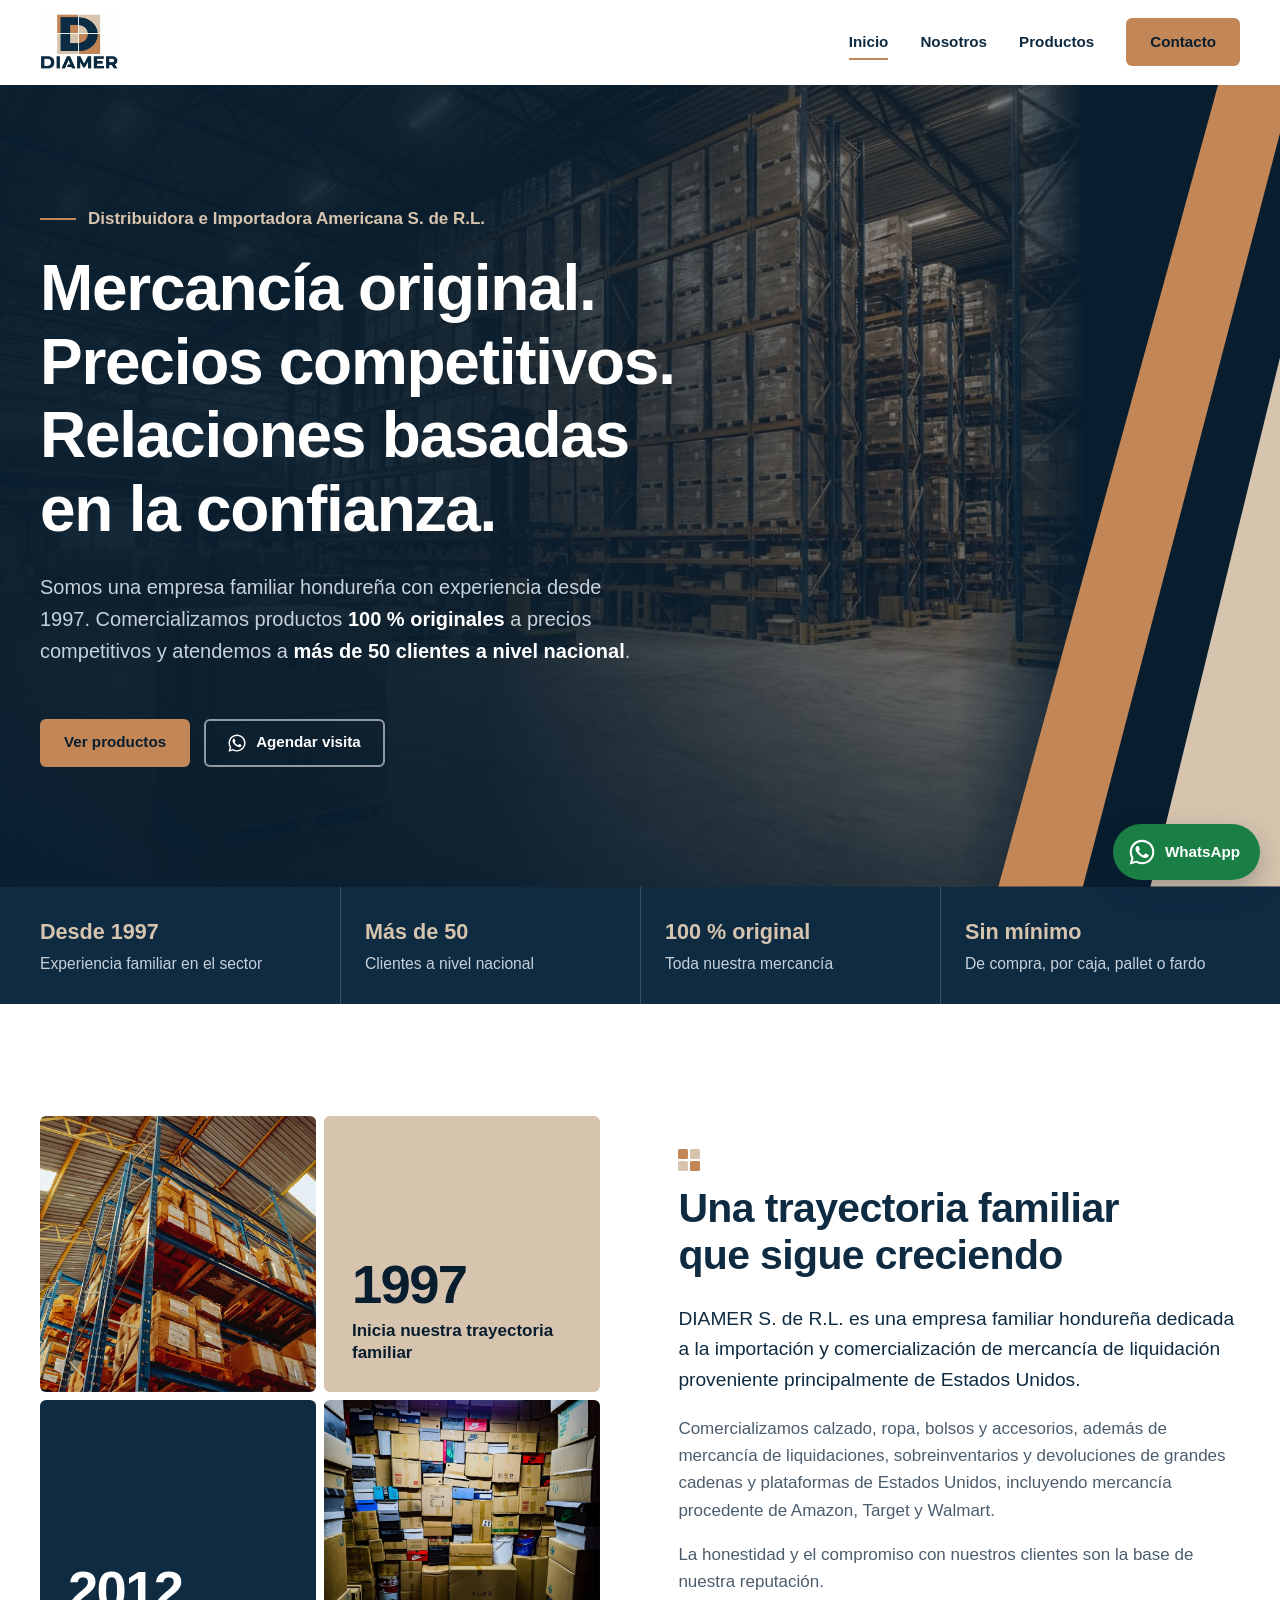
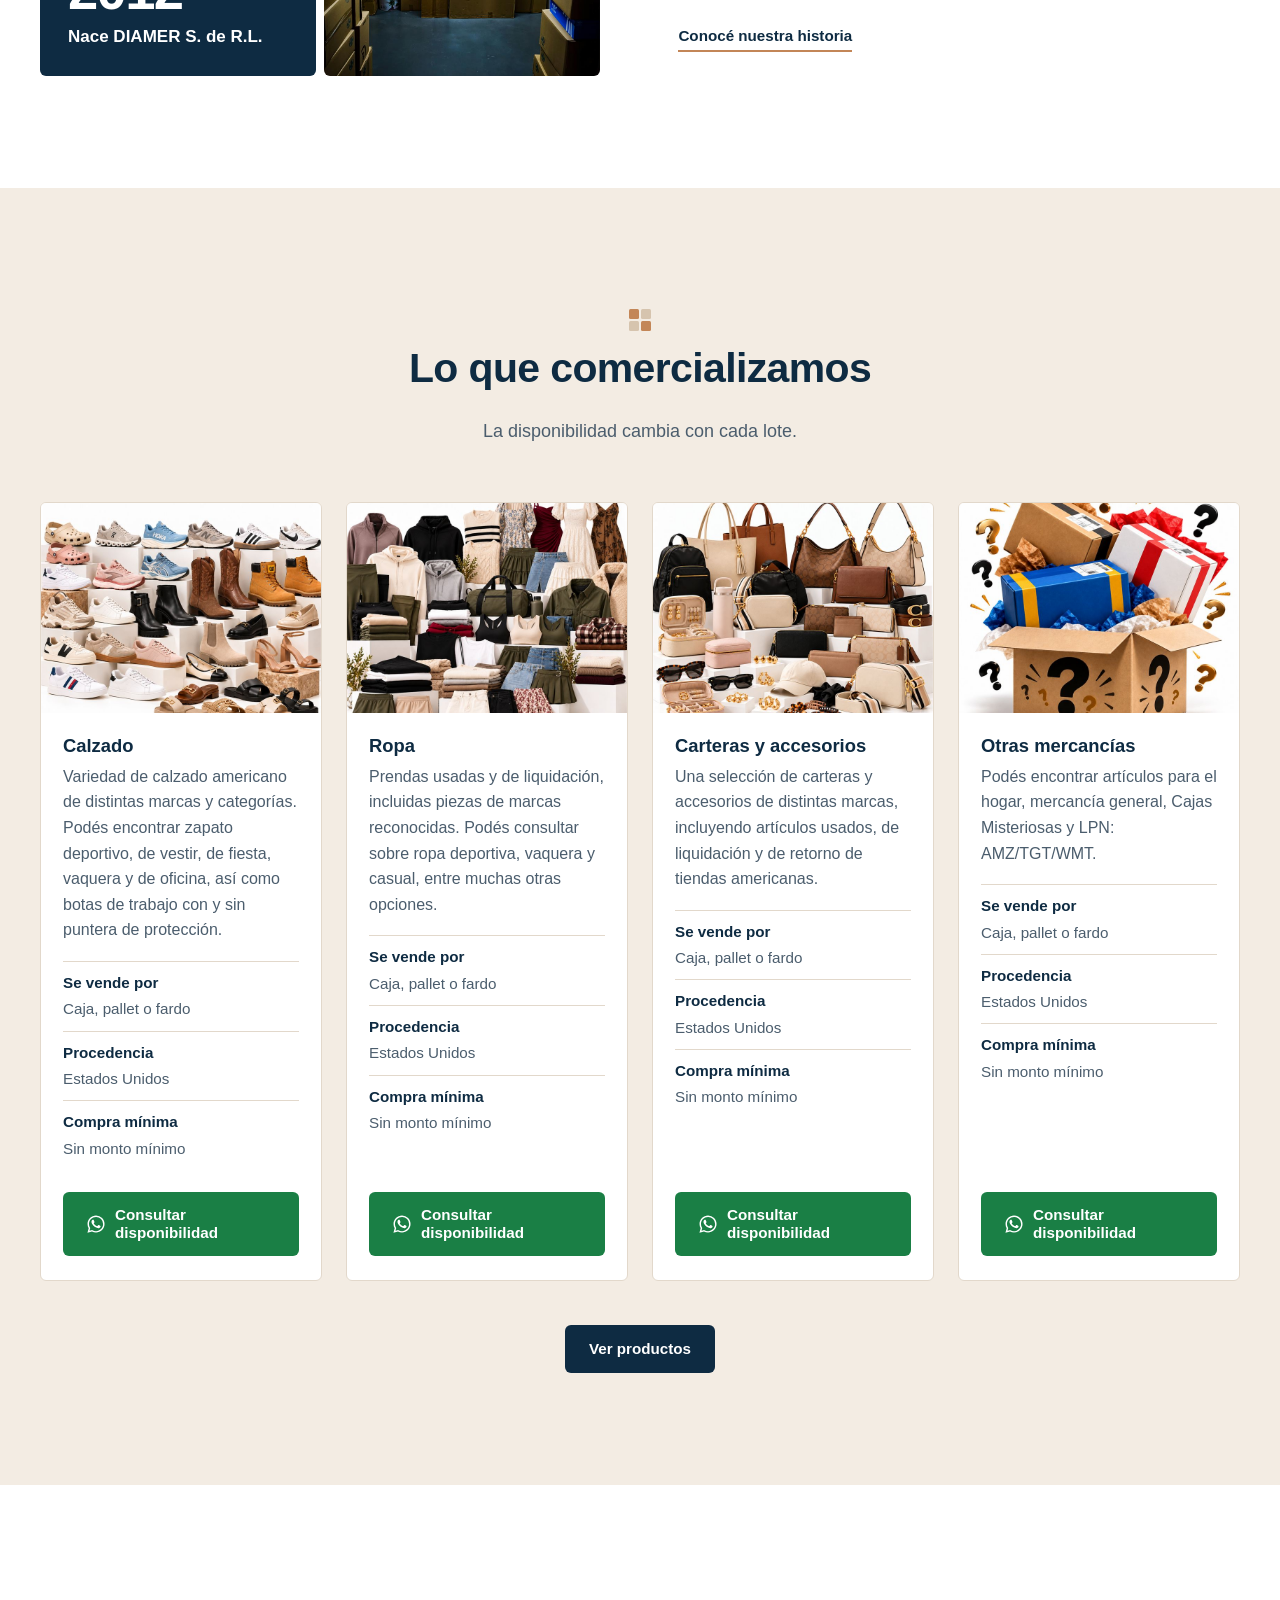
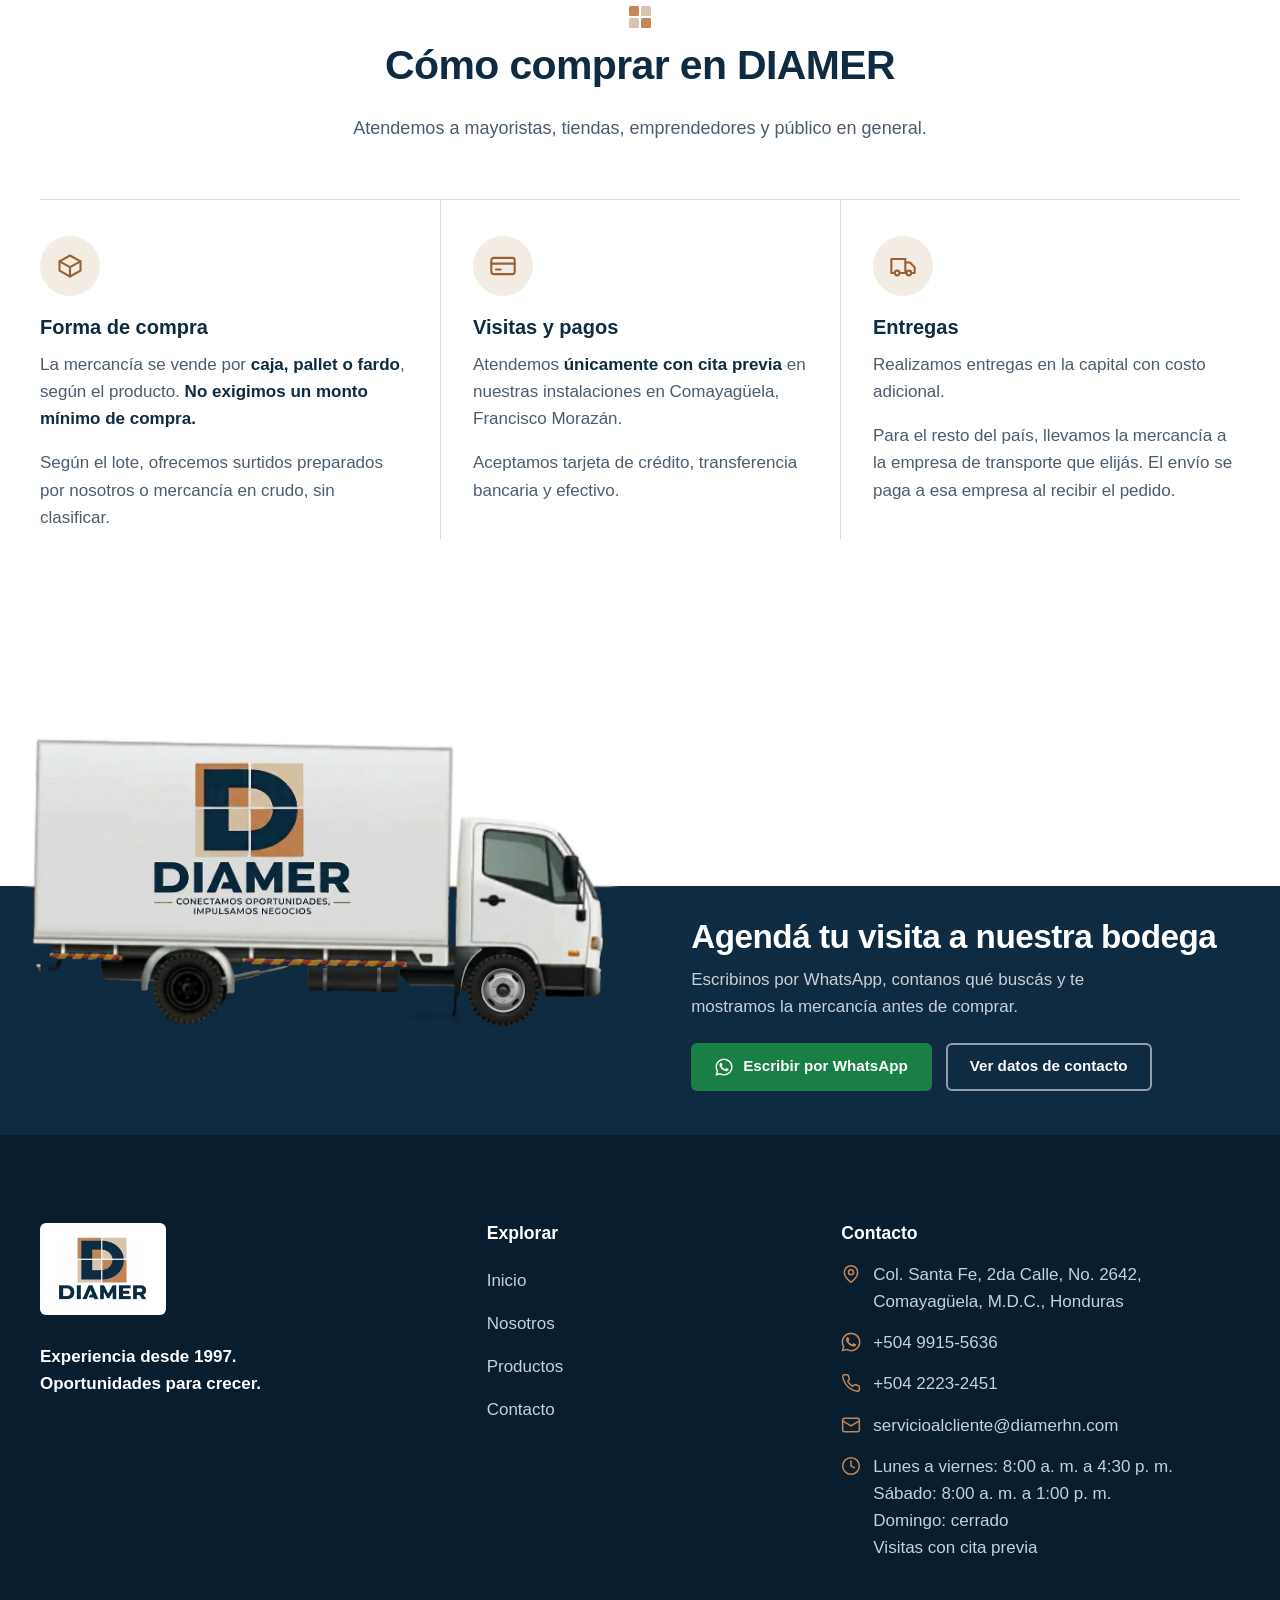
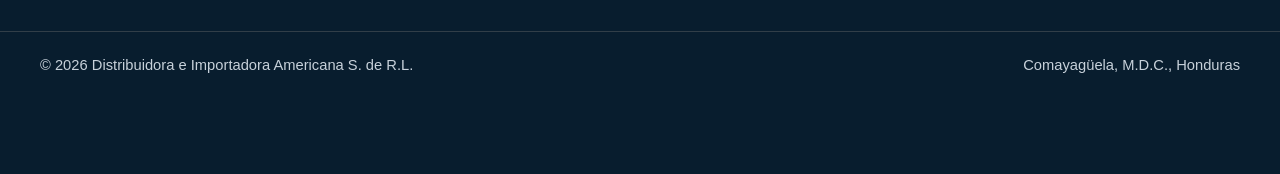
<file: index.html>
<!doctype html>
<html lang="es-HN">
<head>
  <meta charset="utf-8">
  <meta name="viewport" content="width=device-width, initial-scale=1">
  <meta http-equiv="Content-Security-Policy" content="default-src 'self'; script-src 'self'; style-src 'self' https://fonts.googleapis.com; font-src https://fonts.gstatic.com; img-src 'self' data:; connect-src https://formspree.io; frame-src https://maps.google.com https://www.google.com; form-action https://formspree.io; base-uri 'self'; object-src 'none'; upgrade-insecure-requests">
  <meta name="referrer" content="strict-origin-when-cross-origin">
  <title>DIAMER S. de R.L. | Mercancía de liquidación de Estados Unidos en Honduras</title>
  <meta name="description" content="Distribuidora e Importadora Americana S. de R.L. Empresa familiar hondureña desde 1997. Calzado, ropa, bolsos y mercancía de liquidación 100 % original. Comayagüela, M.D.C.">
  <link rel="canonical" href="https://diamerhn.com/">
  <meta property="og:type" content="website">
  <meta property="og:locale" content="es_HN">
  <meta property="og:url" content="https://diamerhn.com/">
  <meta property="og:title" content="DIAMER S. de R.L.">
  <meta property="og:description" content="Mercancía original. Precios competitivos. Relaciones basadas en la confianza.">
  <meta property="og:image" content="https://diamerhn.com/assets/img/hero-bodega.jpg">
  <meta name="theme-color" content="#0e2b42">
  <link rel="icon" type="image/png" href="assets/img/favicon.png">
  <link rel="apple-touch-icon" href="assets/img/favicon.png">
  <link rel="preconnect" href="https://fonts.googleapis.com">
  <link rel="preconnect" href="https://fonts.gstatic.com" crossorigin>
  <link href="https://fonts.googleapis.com/css2?family=Montserrat:wght@600;700;800&family=Source+Sans+3:wght@400;600;700&display=swap" rel="stylesheet">
  <link rel="stylesheet" href="assets/css/styles.css">
</head>
<body>
  <!-- Iconos -->
  <svg class="icon-sprite" width="0" height="0" aria-hidden="true" focusable="false">
    <symbol id="i-whatsapp" viewBox="0 0 24 24" fill="currentColor"><path d="M17.47 14.38c-.3-.15-1.76-.87-2.03-.97-.27-.1-.47-.15-.67.15-.2.3-.77.97-.94 1.17-.17.2-.35.22-.65.07-.3-.15-1.26-.46-2.4-1.48-.89-.79-1.49-1.77-1.66-2.07-.17-.3-.02-.46.13-.61.13-.13.3-.35.45-.52.15-.17.2-.3.3-.5.1-.2.05-.37-.02-.52-.08-.15-.67-1.62-.92-2.22-.24-.58-.49-.5-.67-.51h-.57c-.2 0-.52.07-.79.37-.27.3-1.04 1.02-1.04 2.48 0 1.46 1.07 2.88 1.21 3.08.15.2 2.1 3.2 5.08 4.49.71.31 1.26.49 1.69.63.71.23 1.36.2 1.87.12.57-.09 1.76-.72 2.01-1.41.25-.7.25-1.29.17-1.41-.07-.13-.27-.2-.57-.35M12.05 21.5h-.01a9.4 9.4 0 0 1-4.8-1.31l-.34-.2-3.56.93.95-3.47-.22-.36a9.38 9.38 0 0 1-1.44-5.01c0-5.19 4.23-9.41 9.43-9.41a9.36 9.36 0 0 1 9.41 9.42c0 5.2-4.23 9.42-9.42 9.42M20.07 3.98A11.32 11.32 0 0 0 12.05.65C5.8.65.71 5.73.71 11.98c0 2 .52 3.95 1.52 5.66L.62 23.5l6-1.57a11.3 11.3 0 0 0 5.42 1.38h.01c6.25 0 11.34-5.08 11.34-11.33 0-3.03-1.18-5.87-3.32-8.01"/></symbol>
    <symbol id="i-menu" viewBox="0 0 24 24" fill="none" stroke="currentColor" stroke-width="2" stroke-linecap="round"><path d="M4 7h16M4 12h16M4 17h16"/></symbol>
    <symbol id="i-close" viewBox="0 0 24 24" fill="none" stroke="currentColor" stroke-width="2" stroke-linecap="round"><path d="M6 6l12 12M18 6 6 18"/></symbol>
    <symbol id="i-pin" viewBox="0 0 24 24" fill="none" stroke="currentColor" stroke-width="1.8" stroke-linecap="round" stroke-linejoin="round"><path d="M20 10c0 6-8 12-8 12s-8-6-8-12a8 8 0 0 1 16 0Z"/><circle cx="12" cy="10" r="3"/></symbol>
    <symbol id="i-phone" viewBox="0 0 24 24" fill="none" stroke="currentColor" stroke-width="1.8" stroke-linecap="round" stroke-linejoin="round"><path d="M22 16.92v3a2 2 0 0 1-2.18 2 19.8 19.8 0 0 1-8.63-3.07 19.5 19.5 0 0 1-6-6A19.8 19.8 0 0 1 2.12 4.18 2 2 0 0 1 4.11 2h3a2 2 0 0 1 2 1.72c.13.96.36 1.9.7 2.81a2 2 0 0 1-.45 2.11L8.09 9.91a16 16 0 0 0 6 6l1.27-1.27a2 2 0 0 1 2.11-.45c.91.34 1.85.57 2.81.7A2 2 0 0 1 22 16.92Z"/></symbol>
    <symbol id="i-mail" viewBox="0 0 24 24" fill="none" stroke="currentColor" stroke-width="1.8" stroke-linecap="round" stroke-linejoin="round"><rect x="2" y="4" width="20" height="16" rx="2"/><path d="m22 7-10 6L2 7"/></symbol>
    <symbol id="i-clock" viewBox="0 0 24 24" fill="none" stroke="currentColor" stroke-width="1.8" stroke-linecap="round" stroke-linejoin="round"><circle cx="12" cy="12" r="10"/><path d="M12 6v6l4 2"/></symbol>
    <symbol id="i-box" viewBox="0 0 24 24" fill="none" stroke="currentColor" stroke-width="1.8" stroke-linecap="round" stroke-linejoin="round"><path d="M21 8 12 3 3 8v8l9 5 9-5V8Z"/><path d="m3 8 9 5 9-5M12 13v8"/></symbol>
    <symbol id="i-card" viewBox="0 0 24 24" fill="none" stroke="currentColor" stroke-width="1.8" stroke-linecap="round" stroke-linejoin="round"><rect x="2" y="5" width="20" height="14" rx="2"/><path d="M2 10h20M6 15h4"/></symbol>
    <symbol id="i-truck" viewBox="0 0 24 24" fill="none" stroke="currentColor" stroke-width="1.8" stroke-linecap="round" stroke-linejoin="round"><path d="M14 18V6H2v12h2M14 9h4l4 4v5h-2M9 18h6"/><circle cx="7" cy="18" r="2"/><circle cx="17" cy="18" r="2"/></symbol>
    <symbol id="i-facebook" viewBox="0 0 24 24" fill="currentColor"><path d="M24 12.07C24 5.41 18.63 0 12 0S0 5.4 0 12.07C0 18.1 4.39 23.1 10.13 24v-8.44H7.08v-3.49h3.04V9.41c0-3.02 1.8-4.7 4.54-4.7 1.31 0 2.68.24 2.68.24v2.97h-1.5c-1.5 0-1.96.93-1.96 1.89v2.26h3.32l-.53 3.5h-2.8V24C19.62 23.1 24 18.1 24 12.07"/></symbol>
    <symbol id="i-instagram" viewBox="0 0 24 24" fill="none" stroke="currentColor" stroke-width="2" stroke-linecap="round"><rect x="2.5" y="2.5" width="19" height="19" rx="5"/><circle cx="12" cy="12" r="4.2"/><path d="M17.5 6.5h.01"/></symbol>
    <symbol id="i-tiktok" viewBox="0 0 24 24" fill="currentColor"><path d="M19.59 6.69a4.83 4.83 0 0 1-3.77-4.25V2h-3.45v13.67a2.89 2.89 0 0 1-5.2 1.74 2.89 2.89 0 0 1 2.31-4.64c.3 0 .6.05.88.13V9.4a6.84 6.84 0 0 0-1-.05A6.33 6.33 0 0 0 5.8 20.1a6.34 6.34 0 0 0 10.86-4.43v-7a8.16 8.16 0 0 0 4.77 1.52v-3.4a4.85 4.85 0 0 1-1.84-.1Z"/></symbol>
  </svg>

  <a class="skip-link" href="#contenido">Saltar al contenido</a>

  <header class="site-header">
    <div class="container header-inner">
      <a class="brand" href="index.html" aria-label="DIAMER, ir al inicio">
        <img src="assets/img/logo.png" alt="DIAMER" width="600" height="429">
      </a>
      <button class="nav-toggle" type="button" aria-expanded="false" aria-controls="menu-principal" aria-label="Abrir menú">
        <svg class="i-open" aria-hidden="true"><use href="#i-menu"/></svg>
        <svg class="i-close" aria-hidden="true"><use href="#i-close"/></svg>
      </button>
      <nav class="site-nav" id="menu-principal" aria-label="Principal">
        <ul>
          <li><a href="index.html" aria-current="page">Inicio</a></li>
          <li><a href="nosotros.html">Nosotros</a></li>
          <li><a href="productos.html">Productos</a></li>
          <li><a class="btn btn-primary nav-cta" href="contacto.html">Contacto</a></li>
        </ul>
      </nav>
    </div>
  </header>

  <main id="contenido">
    <!-- Portada -->
    <section class="hero" aria-labelledby="hero-title">
      <img class="hero-bg" src="assets/img/hero-bodega.jpg" alt="" width="1264" height="843" fetchpriority="high">
      <div class="hero-stripes" aria-hidden="true"><span class="s-copper"></span><span class="s-sand"></span></div>
      <div class="container">
        <div class="hero-inner">
          <p class="hero-kicker">Distribuidora e Importadora Americana S. de R.L.</p>
          <h1 id="hero-title">Mercancía original. Precios competitivos. Relaciones basadas en la confianza.</h1>
          <p class="hero-lead">Somos una empresa familiar hondureña con experiencia desde 1997. Comercializamos productos <strong>100 % originales</strong> a precios competitivos y atendemos a <strong>más de 50 clientes a nivel nacional</strong>.</p>
          <div class="hero-actions">
            <a class="btn btn-primary" href="productos.html">Ver productos</a>
            <a class="btn btn-ghost" href="contacto.html" data-wa="Hola DIAMER, quiero agendar una visita a su bodega.">
              <svg aria-hidden="true"><use href="#i-whatsapp"/></svg>Agendar visita
            </a>
          </div>
        </div>
      </div>
    </section>

    <!-- Datos -->
    <section class="facts" aria-label="DIAMER en breve">
      <div class="container">
        <ul>
          <li><strong>Desde 1997</strong><span>Experiencia familiar en el sector</span></li>
          <li><strong>Más de 50</strong><span>Clientes a nivel nacional</span></li>
          <li><strong>100 % original</strong><span>Toda nuestra mercancía</span></li>
          <li><strong>Sin mínimo</strong><span>De compra, por caja, pallet o fardo</span></li>
        </ul>
      </div>
    </section>

    <!-- Quiénes somos -->
    <section class="section" aria-labelledby="nosotros-title">
      <div class="container split">
        <div class="mosaic">
          <img src="assets/img/bodega-estantes.jpg" alt="Estantes de bodega con cajas de mercancía" loading="lazy" width="1600" height="900">
          <div class="tile-sand tile-text"><strong>1997</strong><span>Inicia nuestra trayectoria familiar</span></div>
          <div class="tile-navy tile-text"><strong>2012</strong><span>Nace DIAMER S. de R.L.</span></div>
          <img src="assets/img/bodega-calzado.jpg" alt="Cajas de calzado de marcas reconocidas" loading="lazy" width="900" height="1200">
        </div>
        <div class="prose">
          <span class="tile-mark" aria-hidden="true"><i></i><i></i><i></i><i></i></span>
          <h2 id="nosotros-title">Una trayectoria familiar que sigue creciendo</h2>
          <p class="lead">DIAMER S. de R.L. es una empresa familiar hondureña dedicada a la importación y comercialización de mercancía de liquidación proveniente principalmente de Estados Unidos.</p>
          <p>Comercializamos calzado, ropa, bolsos y accesorios, además de mercancía de liquidaciones, sobreinventarios y devoluciones de grandes cadenas y plataformas de Estados Unidos, incluyendo mercancía procedente de Amazon, Target y Walmart.</p>
          <p>La honestidad y el compromiso con nuestros clientes son la base de nuestra reputación.</p>
          <a class="text-link" href="nosotros.html">Conocé nuestra historia</a>
        </div>
      </div>
    </section>

    <!-- Lo que comercializamos -->
    <section class="section section--sand" aria-labelledby="productos-title">
      <div class="container">
        <div class="section-head section-head--center">
          <span class="tile-mark" aria-hidden="true"><i></i><i></i><i></i><i></i></span>
          <h2 id="productos-title">Lo que comercializamos</h2>
          <p>La disponibilidad cambia con cada lote.</p>
        </div>
        <div class="lots lots--categorias lots--inicio">
          <article class="lot">
            <div class="lot-media"><img src="assets/img/categoria-calzado.jpg" alt="Variedad de calzado deportivo, botas vaqueras y de trabajo, sandalias y zapatos de vestir" width="800" height="800" loading="lazy"></div>
            <div class="lot-body">
              <h3 class="lot-title">Calzado</h3>
              <p class="lot-desc">Variedad de calzado americano de distintas marcas y categorías. Podés encontrar zapato deportivo, de vestir, de fiesta, vaquera y de oficina, así como botas de trabajo con y sin puntera de protección.</p>
              <dl class="lot-specs">
                <div><dt>Se vende por</dt><dd>Caja, pallet o fardo</dd></div>
                <div><dt>Procedencia</dt><dd>Estados Unidos</dd></div>
                <div><dt>Compra mínima</dt><dd>Sin monto mínimo</dd></div>
              </dl>
              <a class="btn btn-wa lot-cta" href="contacto.html" data-wa="Hola DIAMER, me interesa la categoría Calzado. ¿Qué tienen disponible?"><svg aria-hidden="true" viewBox="0 0 24 24" width="18" height="18"><use href="#i-whatsapp"/></svg>Consultar disponibilidad</a>
            </div>
          </article>

          <article class="lot">
            <div class="lot-media"><img src="assets/img/categoria-ropa.jpg" alt="Ropa deportiva, casual y vaquera: sudaderas, vestidos, faldas, jeans y camisas" width="800" height="800" loading="lazy"></div>
            <div class="lot-body">
              <h3 class="lot-title">Ropa</h3>
              <p class="lot-desc">Prendas usadas y de liquidación, incluidas piezas de marcas reconocidas. Podés consultar sobre ropa deportiva, vaquera y casual, entre muchas otras opciones.</p>
              <dl class="lot-specs">
                <div><dt>Se vende por</dt><dd>Caja, pallet o fardo</dd></div>
                <div><dt>Procedencia</dt><dd>Estados Unidos</dd></div>
                <div><dt>Compra mínima</dt><dd>Sin monto mínimo</dd></div>
              </dl>
              <a class="btn btn-wa lot-cta" href="contacto.html" data-wa="Hola DIAMER, me interesa la categoría Ropa. ¿Qué tienen disponible?"><svg aria-hidden="true" viewBox="0 0 24 24" width="18" height="18"><use href="#i-whatsapp"/></svg>Consultar disponibilidad</a>
            </div>
          </article>

          <article class="lot">
            <div class="lot-media"><img src="assets/img/categoria-carteras.jpg" alt="Carteras, mochilas, billeteras, cinturones, lentes de sol y accesorios" width="800" height="800" loading="lazy"></div>
            <div class="lot-body">
              <h3 class="lot-title">Carteras y accesorios</h3>
              <p class="lot-desc">Una selección de carteras y accesorios de distintas marcas, incluyendo artículos usados, de liquidación y de retorno de tiendas americanas.</p>
              <dl class="lot-specs">
                <div><dt>Se vende por</dt><dd>Caja, pallet o fardo</dd></div>
                <div><dt>Procedencia</dt><dd>Estados Unidos</dd></div>
                <div><dt>Compra mínima</dt><dd>Sin monto mínimo</dd></div>
              </dl>
              <a class="btn btn-wa lot-cta" href="contacto.html" data-wa="Hola DIAMER, me interesa la categoría Carteras y accesorios. ¿Qué tienen disponible?"><svg aria-hidden="true" viewBox="0 0 24 24" width="18" height="18"><use href="#i-whatsapp"/></svg>Consultar disponibilidad</a>
            </div>
          </article>

          <article class="lot">
            <div class="lot-media"><img src="assets/img/categoria-otras.jpg" alt="Cajas misteriosas de mercancía general" width="800" height="800" loading="lazy"></div>
            <div class="lot-body">
              <h3 class="lot-title">Otras mercancías</h3>
              <p class="lot-desc">Podés encontrar artículos para el hogar, mercancía general, Cajas Misteriosas y LPN: AMZ/TGT/WMT.</p>
              <dl class="lot-specs">
                <div><dt>Se vende por</dt><dd>Caja, pallet o fardo</dd></div>
                <div><dt>Procedencia</dt><dd>Estados Unidos</dd></div>
                <div><dt>Compra mínima</dt><dd>Sin monto mínimo</dd></div>
              </dl>
              <a class="btn btn-wa lot-cta" href="contacto.html" data-wa="Hola DIAMER, me interesa la categoría Otras mercancías. ¿Qué tienen disponible?"><svg aria-hidden="true" viewBox="0 0 24 24" width="18" height="18"><use href="#i-whatsapp"/></svg>Consultar disponibilidad</a>
            </div>
          </article>
        </div>
        <div class="lots-foot">
          <a class="btn btn-dark" href="productos.html">Ver productos</a>
        </div>
      </div>
    </section>

    <!-- Cómo comprar -->
    <section class="section" aria-labelledby="comprar-title">
      <div class="container">
        <div class="section-head section-head--center">
          <span class="tile-mark" aria-hidden="true"><i></i><i></i><i></i><i></i></span>
          <h2 id="comprar-title">Cómo comprar en DIAMER</h2>
          <p>Atendemos a mayoristas, tiendas, emprendedores y público en general.</p>
        </div>
        <ul class="steps">
          <li>
            <span class="icon-badge"><svg aria-hidden="true"><use href="#i-box"/></svg></span>
            <h3>Forma de compra</h3>
            <p>La mercancía se vende por <strong>caja, pallet o fardo</strong>, según el producto. <strong>No exigimos un monto mínimo de compra.</strong></p>
            <p>Según el lote, ofrecemos surtidos preparados por nosotros o mercancía en crudo, sin clasificar.</p>
          </li>
          <li>
            <span class="icon-badge"><svg aria-hidden="true"><use href="#i-card"/></svg></span>
            <h3>Visitas y pagos</h3>
            <p>Atendemos <strong>únicamente con cita previa</strong> en nuestras instalaciones en Comayagüela, Francisco Morazán.</p>
            <p>Aceptamos tarjeta de crédito, transferencia bancaria y efectivo.</p>
          </li>
          <li>
            <span class="icon-badge"><svg aria-hidden="true"><use href="#i-truck"/></svg></span>
            <h3>Entregas</h3>
            <p>Realizamos entregas en la capital con costo adicional.</p>
            <p>Para el resto del país, llevamos la mercancía a la empresa de transporte que elijás. El envío se paga a esa empresa al recibir el pedido.</p>
          </li>
        </ul>
      </div>
    </section>

    <!-- Llamado -->
    <section class="cta-truck" aria-labelledby="cta-title">
      <div class="cta-truck-band">
        <div class="container cta-truck-grid">
          <img class="cta-truck-img" src="assets/img/camion-diamer.jpg" alt="Camión de reparto con el logotipo de DIAMER" loading="lazy" width="1313" height="800">
          <div class="cta-truck-copy">
            <h2 id="cta-title">Agendá tu visita a nuestra bodega</h2>
            <p>Escribinos por WhatsApp, contanos qué buscás y te mostramos la mercancía antes de comprar.</p>
            <div class="hero-actions">
              <a class="btn btn-wa" href="contacto.html" data-wa="Hola DIAMER, quiero agendar una visita a su bodega."><svg aria-hidden="true"><use href="#i-whatsapp"/></svg>Escribir por WhatsApp</a>
              <a class="btn btn-ghost" href="contacto.html">Ver datos de contacto</a>
            </div>
          </div>
        </div>
      </div>
    </section>
  </main>

  <footer class="site-footer">
    <div class="container footer-grid">
      <div>
        <a class="footer-logo" href="index.html" aria-label="DIAMER, ir al inicio"><img src="assets/img/logo.png" alt="DIAMER" width="600" height="429" loading="lazy"></a>
        <p class="footer-tag">Experiencia desde 1997. Oportunidades para crecer.</p>
        <ul class="social-list" aria-label="Redes sociales">
          <li><a data-social="facebook" href="#" target="_blank" rel="noopener" aria-label="Facebook"><svg aria-hidden="true"><use href="#i-facebook"/></svg></a></li>
          <li><a data-social="instagram" href="#" target="_blank" rel="noopener" aria-label="Instagram"><svg aria-hidden="true"><use href="#i-instagram"/></svg></a></li>
          <li><a data-social="tiktok" href="#" target="_blank" rel="noopener" aria-label="TikTok"><svg aria-hidden="true"><use href="#i-tiktok"/></svg></a></li>
        </ul>
      </div>
      <div>
        <h2>Explorar</h2>
        <ul class="footer-links">
          <li><a href="index.html">Inicio</a></li>
          <li><a href="nosotros.html">Nosotros</a></li>
          <li><a href="productos.html">Productos</a></li>
          <li><a href="contacto.html">Contacto</a></li>
        </ul>
      </div>
      <div>
        <h2>Contacto</h2>
        <ul class="footer-contact">
          <li><svg aria-hidden="true"><use href="#i-pin"/></svg><span>Col. Santa Fe, 2da Calle, No. 2642, Comayagüela, M.D.C., Honduras</span></li>
          <li data-optional><svg aria-hidden="true"><use href="#i-whatsapp"/></svg><a data-contact="whatsapp" href="#"></a></li>
          <li data-optional><svg aria-hidden="true"><use href="#i-phone"/></svg><a data-contact="telefono" href="#"></a></li>
          <li data-optional><svg aria-hidden="true"><use href="#i-mail"/></svg><a data-contact="email" href="#"></a></li>
          <li><svg aria-hidden="true"><use href="#i-clock"/></svg><span>Lunes a viernes: 8:00&nbsp;a.&nbsp;m. a 4:30&nbsp;p.&nbsp;m.<br>Sábado: 8:00&nbsp;a.&nbsp;m. a 1:00&nbsp;p.&nbsp;m.<br>Domingo: cerrado<br>Visitas con cita previa</span></li>
        </ul>
      </div>
    </div>
    <div class="container footer-bottom">
      <span>© <span id="anio">2026</span> Distribuidora e Importadora Americana S. de R.L.</span>
      <span>Comayagüela, M.D.C., Honduras</span>
    </div>
  </footer>

  <a class="wa-float" href="contacto.html" data-wa aria-label="Escribinos por WhatsApp"><svg aria-hidden="true"><use href="#i-whatsapp"/></svg><span>WhatsApp</span></a>

  <script src="assets/js/config.js"></script>
  <script src="assets/js/main.js"></script>
</body>
</html>
</file>
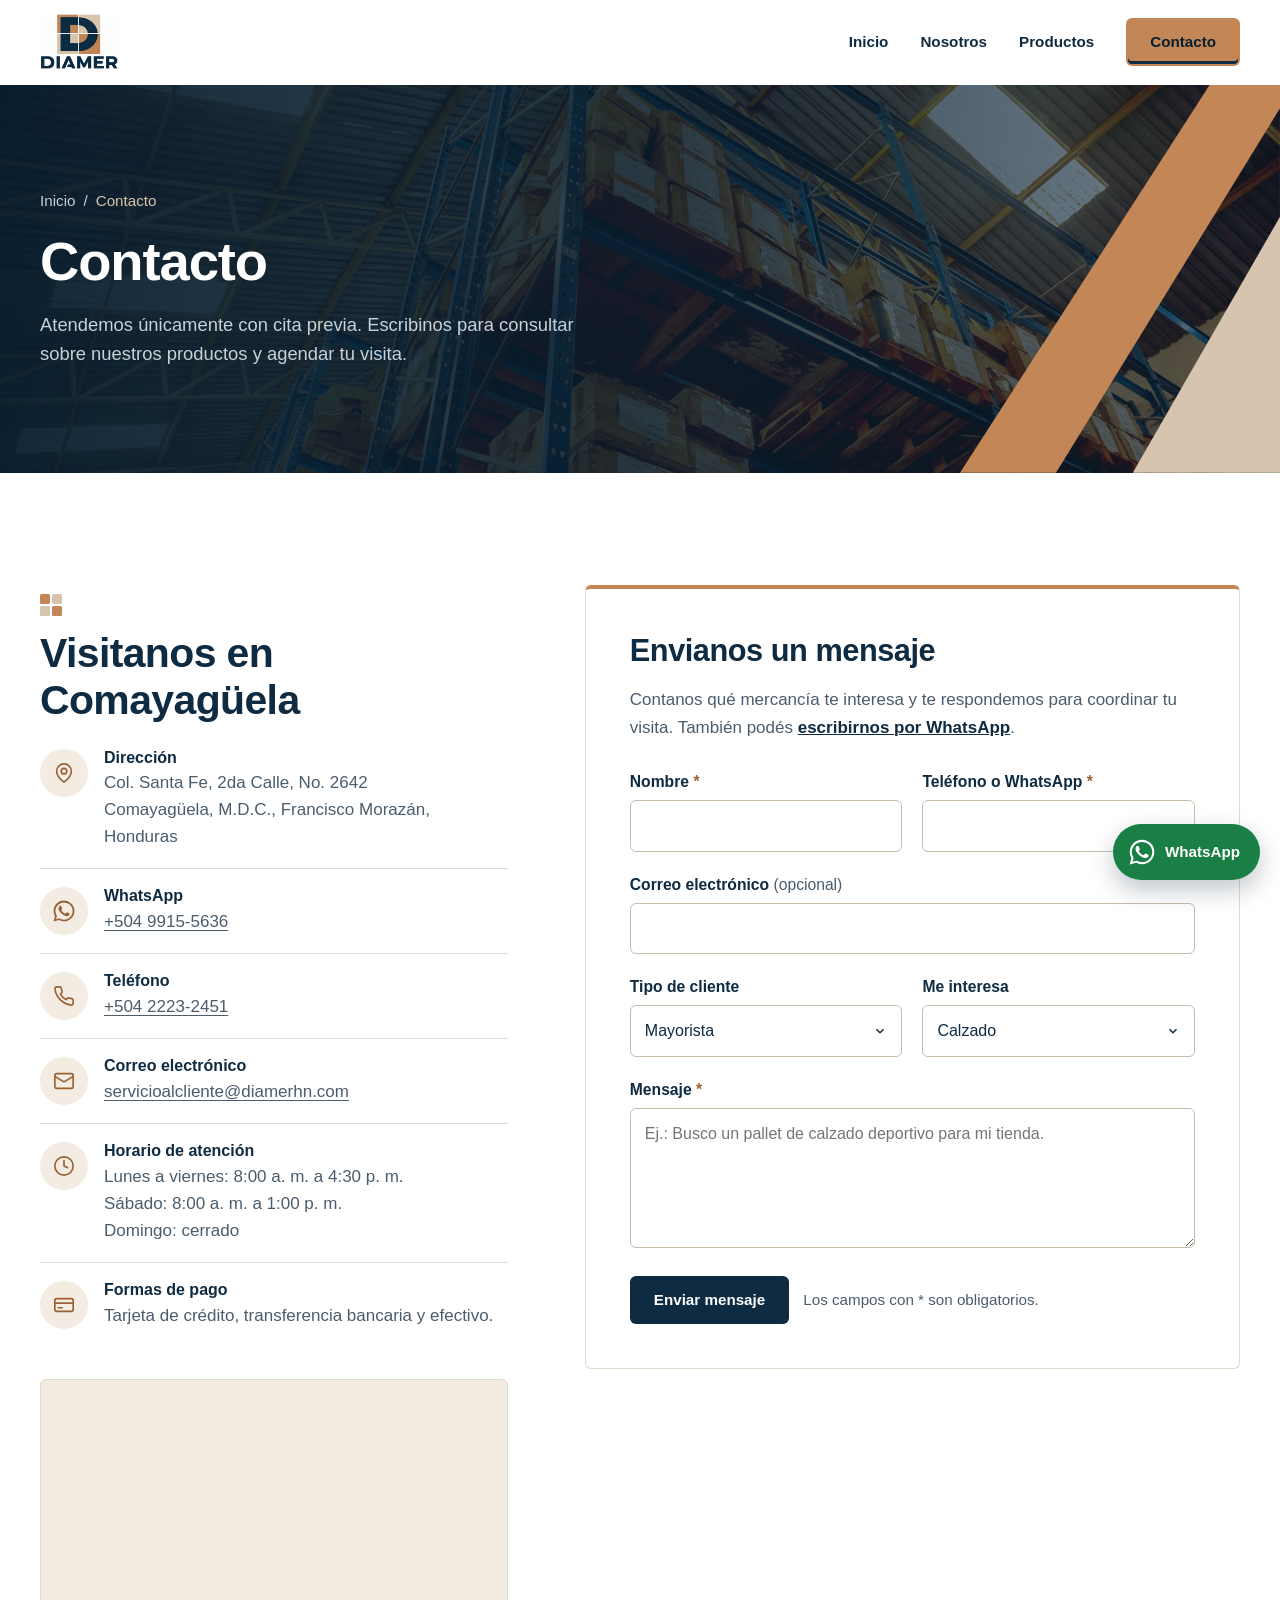
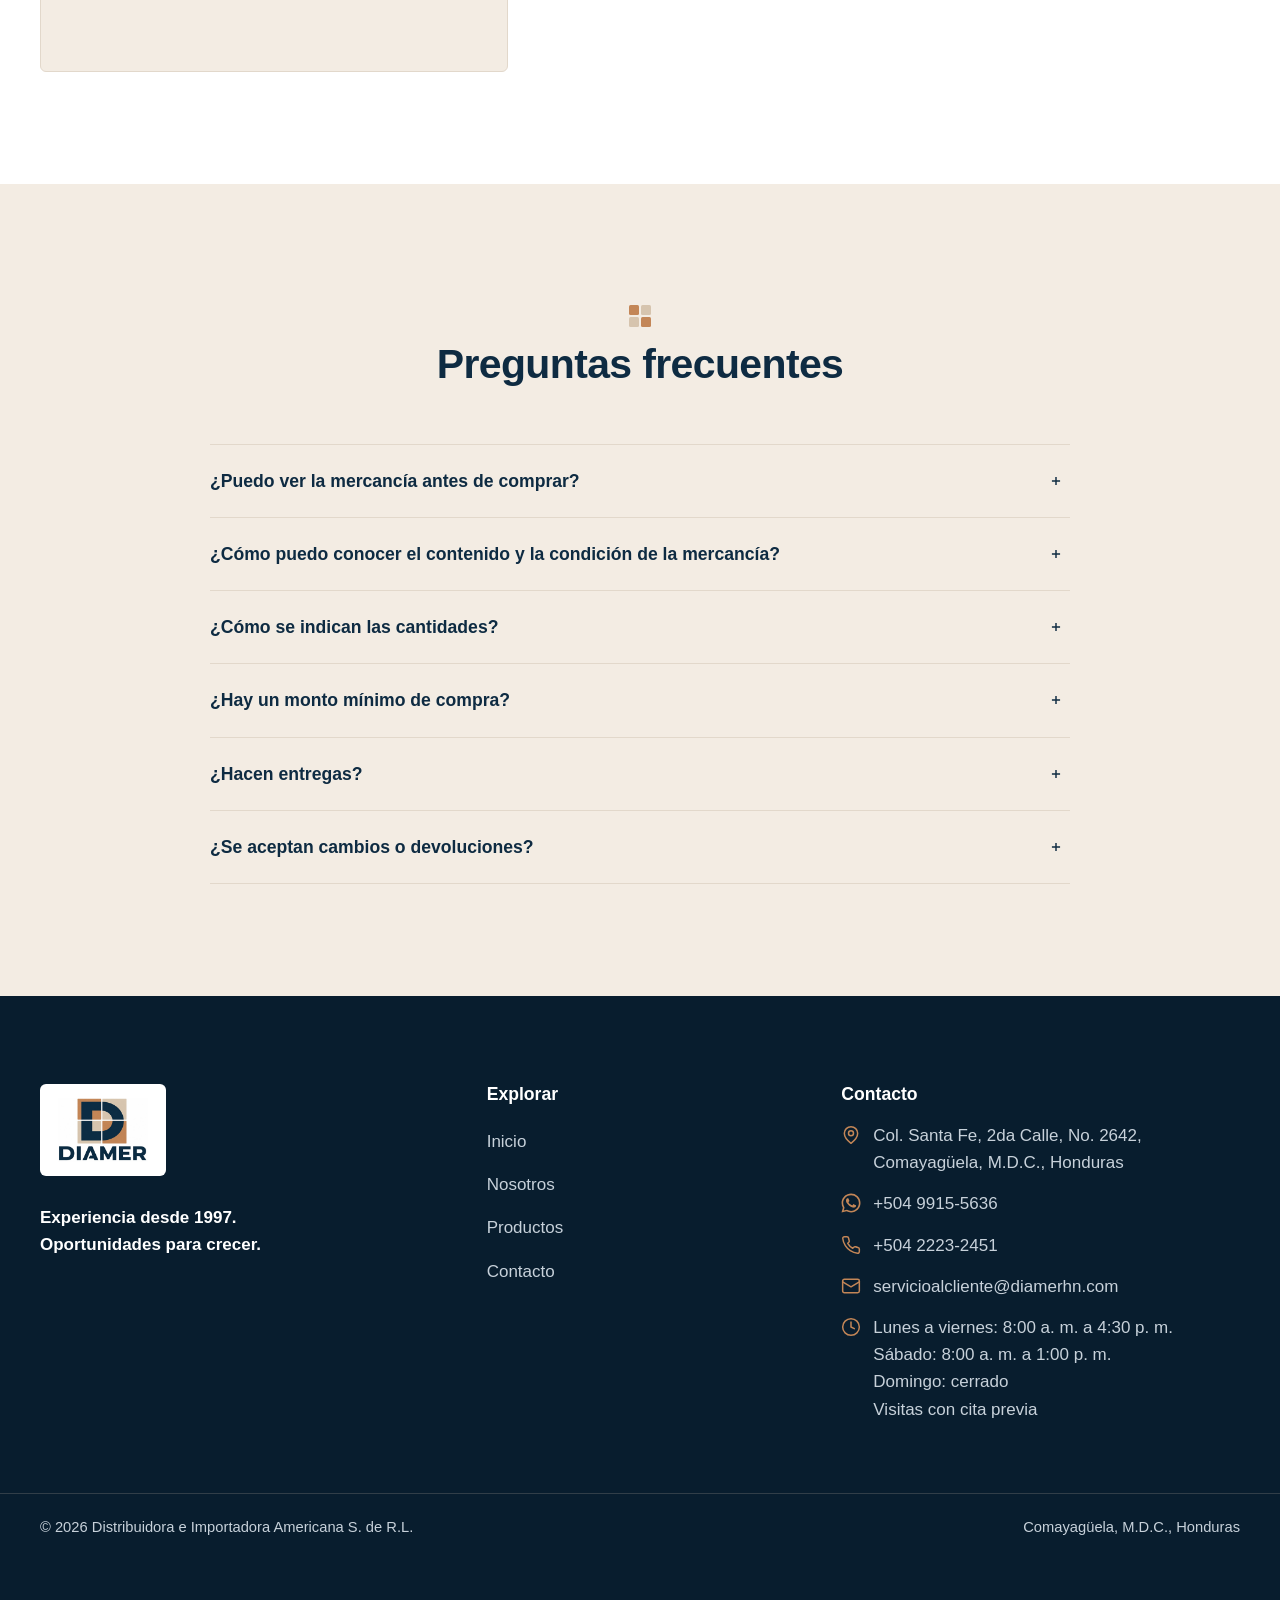
<file: contacto.html>
<!doctype html>
<html lang="es-HN">
<head>
  <meta charset="utf-8">
  <meta name="viewport" content="width=device-width, initial-scale=1">
  <meta http-equiv="Content-Security-Policy" content="default-src 'self'; script-src 'self'; style-src 'self' https://fonts.googleapis.com; font-src https://fonts.gstatic.com; img-src 'self' data:; connect-src https://formspree.io; frame-src https://maps.google.com https://www.google.com; form-action https://formspree.io; base-uri 'self'; object-src 'none'; upgrade-insecure-requests">
  <meta name="referrer" content="strict-origin-when-cross-origin">
  <title>Contacto | DIAMER S. de R.L.</title>
  <meta name="description" content="Visitanos con cita previa en Col. Santa Fe, Comayagüela, M.D.C. Consultá productos y agendá tu visita por WhatsApp.">
  <link rel="canonical" href="https://diamerhn.com/contacto.html">
  <meta property="og:type" content="website">
  <meta property="og:locale" content="es_HN">
  <meta property="og:url" content="https://diamerhn.com/contacto.html">
  <meta property="og:title" content="Contacto | DIAMER S. de R.L.">
  <meta property="og:description" content="Visitanos con cita previa en Col. Santa Fe, Comayagüela, M.D.C. Consultá productos y agendá tu visita por WhatsApp.">
  <meta property="og:image" content="https://diamerhn.com/assets/img/hero-bodega.jpg">
  <meta name="theme-color" content="#0e2b42">
  <link rel="icon" type="image/png" href="assets/img/favicon.png">
  <link rel="apple-touch-icon" href="assets/img/favicon.png">
  <link rel="preconnect" href="https://fonts.googleapis.com">
  <link rel="preconnect" href="https://fonts.gstatic.com" crossorigin>
  <link href="https://fonts.googleapis.com/css2?family=Montserrat:wght@600;700;800&family=Source+Sans+3:wght@400;600;700&display=swap" rel="stylesheet">
  <link rel="stylesheet" href="assets/css/styles.css">
</head>
<body>
  <!-- Iconos -->
  <svg class="icon-sprite" width="0" height="0" aria-hidden="true" focusable="false">
    <symbol id="i-whatsapp" viewBox="0 0 24 24" fill="currentColor"><path d="M17.47 14.38c-.3-.15-1.76-.87-2.03-.97-.27-.1-.47-.15-.67.15-.2.3-.77.97-.94 1.17-.17.2-.35.22-.65.07-.3-.15-1.26-.46-2.4-1.48-.89-.79-1.49-1.77-1.66-2.07-.17-.3-.02-.46.13-.61.13-.13.3-.35.45-.52.15-.17.2-.3.3-.5.1-.2.05-.37-.02-.52-.08-.15-.67-1.62-.92-2.22-.24-.58-.49-.5-.67-.51h-.57c-.2 0-.52.07-.79.37-.27.3-1.04 1.02-1.04 2.48 0 1.46 1.07 2.88 1.21 3.08.15.2 2.1 3.2 5.08 4.49.71.31 1.26.49 1.69.63.71.23 1.36.2 1.87.12.57-.09 1.76-.72 2.01-1.41.25-.7.25-1.29.17-1.41-.07-.13-.27-.2-.57-.35M12.05 21.5h-.01a9.4 9.4 0 0 1-4.8-1.31l-.34-.2-3.56.93.95-3.47-.22-.36a9.38 9.38 0 0 1-1.44-5.01c0-5.19 4.23-9.41 9.43-9.41a9.36 9.36 0 0 1 9.41 9.42c0 5.2-4.23 9.42-9.42 9.42M20.07 3.98A11.32 11.32 0 0 0 12.05.65C5.8.65.71 5.73.71 11.98c0 2 .52 3.95 1.52 5.66L.62 23.5l6-1.57a11.3 11.3 0 0 0 5.42 1.38h.01c6.25 0 11.34-5.08 11.34-11.33 0-3.03-1.18-5.87-3.32-8.01"/></symbol>
    <symbol id="i-menu" viewBox="0 0 24 24" fill="none" stroke="currentColor" stroke-width="2" stroke-linecap="round"><path d="M4 7h16M4 12h16M4 17h16"/></symbol>
    <symbol id="i-close" viewBox="0 0 24 24" fill="none" stroke="currentColor" stroke-width="2" stroke-linecap="round"><path d="M6 6l12 12M18 6 6 18"/></symbol>
    <symbol id="i-pin" viewBox="0 0 24 24" fill="none" stroke="currentColor" stroke-width="1.8" stroke-linecap="round" stroke-linejoin="round"><path d="M20 10c0 6-8 12-8 12s-8-6-8-12a8 8 0 0 1 16 0Z"/><circle cx="12" cy="10" r="3"/></symbol>
    <symbol id="i-phone" viewBox="0 0 24 24" fill="none" stroke="currentColor" stroke-width="1.8" stroke-linecap="round" stroke-linejoin="round"><path d="M22 16.92v3a2 2 0 0 1-2.18 2 19.8 19.8 0 0 1-8.63-3.07 19.5 19.5 0 0 1-6-6A19.8 19.8 0 0 1 2.12 4.18 2 2 0 0 1 4.11 2h3a2 2 0 0 1 2 1.72c.13.96.36 1.9.7 2.81a2 2 0 0 1-.45 2.11L8.09 9.91a16 16 0 0 0 6 6l1.27-1.27a2 2 0 0 1 2.11-.45c.91.34 1.85.57 2.81.7A2 2 0 0 1 22 16.92Z"/></symbol>
    <symbol id="i-mail" viewBox="0 0 24 24" fill="none" stroke="currentColor" stroke-width="1.8" stroke-linecap="round" stroke-linejoin="round"><rect x="2" y="4" width="20" height="16" rx="2"/><path d="m22 7-10 6L2 7"/></symbol>
    <symbol id="i-clock" viewBox="0 0 24 24" fill="none" stroke="currentColor" stroke-width="1.8" stroke-linecap="round" stroke-linejoin="round"><circle cx="12" cy="12" r="10"/><path d="M12 6v6l4 2"/></symbol>
    <symbol id="i-box" viewBox="0 0 24 24" fill="none" stroke="currentColor" stroke-width="1.8" stroke-linecap="round" stroke-linejoin="round"><path d="M21 8 12 3 3 8v8l9 5 9-5V8Z"/><path d="m3 8 9 5 9-5M12 13v8"/></symbol>
    <symbol id="i-card" viewBox="0 0 24 24" fill="none" stroke="currentColor" stroke-width="1.8" stroke-linecap="round" stroke-linejoin="round"><rect x="2" y="5" width="20" height="14" rx="2"/><path d="M2 10h20M6 15h4"/></symbol>
    <symbol id="i-truck" viewBox="0 0 24 24" fill="none" stroke="currentColor" stroke-width="1.8" stroke-linecap="round" stroke-linejoin="round"><path d="M14 18V6H2v12h2M14 9h4l4 4v5h-2M9 18h6"/><circle cx="7" cy="18" r="2"/><circle cx="17" cy="18" r="2"/></symbol>
    <symbol id="i-facebook" viewBox="0 0 24 24" fill="currentColor"><path d="M24 12.07C24 5.41 18.63 0 12 0S0 5.4 0 12.07C0 18.1 4.39 23.1 10.13 24v-8.44H7.08v-3.49h3.04V9.41c0-3.02 1.8-4.7 4.54-4.7 1.31 0 2.68.24 2.68.24v2.97h-1.5c-1.5 0-1.96.93-1.96 1.89v2.26h3.32l-.53 3.5h-2.8V24C19.62 23.1 24 18.1 24 12.07"/></symbol>
    <symbol id="i-instagram" viewBox="0 0 24 24" fill="none" stroke="currentColor" stroke-width="2" stroke-linecap="round"><rect x="2.5" y="2.5" width="19" height="19" rx="5"/><circle cx="12" cy="12" r="4.2"/><path d="M17.5 6.5h.01"/></symbol>
    <symbol id="i-tiktok" viewBox="0 0 24 24" fill="currentColor"><path d="M19.59 6.69a4.83 4.83 0 0 1-3.77-4.25V2h-3.45v13.67a2.89 2.89 0 0 1-5.2 1.74 2.89 2.89 0 0 1 2.31-4.64c.3 0 .6.05.88.13V9.4a6.84 6.84 0 0 0-1-.05A6.33 6.33 0 0 0 5.8 20.1a6.34 6.34 0 0 0 10.86-4.43v-7a8.16 8.16 0 0 0 4.77 1.52v-3.4a4.85 4.85 0 0 1-1.84-.1Z"/></symbol>
  </svg>

  <a class="skip-link" href="#contenido">Saltar al contenido</a>

  <header class="site-header">
    <div class="container header-inner">
      <a class="brand" href="index.html" aria-label="DIAMER, ir al inicio">
        <img src="assets/img/logo.png" alt="DIAMER" width="600" height="429">
      </a>
      <button class="nav-toggle" type="button" aria-expanded="false" aria-controls="menu-principal" aria-label="Abrir menú">
        <svg class="i-open" aria-hidden="true"><use href="#i-menu"/></svg>
        <svg class="i-close" aria-hidden="true"><use href="#i-close"/></svg>
      </button>
      <nav class="site-nav" id="menu-principal" aria-label="Principal">
        <ul>
          <li><a href="index.html">Inicio</a></li>
          <li><a href="nosotros.html">Nosotros</a></li>
          <li><a href="productos.html">Productos</a></li>
          <li><a class="btn btn-primary nav-cta" href="contacto.html" aria-current="page">Contacto</a></li>
        </ul>
      </nav>
    </div>
  </header>

  <main id="contenido">
    <section class="page-hero" aria-labelledby="page-title">
      <img class="hero-bg" src="assets/img/bodega-estantes.jpg" alt="" width="1600" height="900">
      <div class="hero-stripes" aria-hidden="true"><span class="s-copper"></span><span class="s-sand"></span></div>
      <div class="container">
        <div class="page-hero-inner">
          <nav class="breadcrumb" aria-label="Ruta de navegación"><ol><li><a href="index.html">Inicio</a></li><li aria-current="page">Contacto</li></ol></nav>
          <h1 id="page-title">Contacto</h1>
          <p>Atendemos únicamente con cita previa. Escribinos para consultar sobre nuestros productos y agendar tu visita.</p>
        </div>
      </div>
    </section>

    <section class="section" aria-labelledby="visita-title">
      <div class="container contact-grid">
        <div>
          <span class="tile-mark" aria-hidden="true"><i></i><i></i><i></i><i></i></span>
          <h2 id="visita-title">Visitanos en Comayagüela</h2>
          <ul class="contact-list">
            <li>
              <span class="icon-badge"><svg aria-hidden="true"><use href="#i-pin"/></svg></span>
              <div><h3>Dirección</h3><p>Col. Santa Fe, 2da Calle, No. 2642<br>Comayagüela, M.D.C., Francisco Morazán, Honduras</p></div>
            </li>
            <li data-optional>
              <span class="icon-badge"><svg aria-hidden="true"><use href="#i-whatsapp"/></svg></span>
              <div><h3>WhatsApp</h3><a data-contact="whatsapp" href="#"></a></div>
            </li>
            <li data-optional>
              <span class="icon-badge"><svg aria-hidden="true"><use href="#i-phone"/></svg></span>
              <div><h3>Teléfono</h3><a data-contact="telefono" href="#"></a></div>
            </li>
            <li data-optional>
              <span class="icon-badge"><svg aria-hidden="true"><use href="#i-mail"/></svg></span>
              <div><h3>Correo electrónico</h3><a data-contact="email" href="#"></a></div>
            </li>
            <li>
              <span class="icon-badge"><svg aria-hidden="true"><use href="#i-clock"/></svg></span>
              <div><h3>Horario de atención</h3><p>Lunes a viernes: 8:00&nbsp;a.&nbsp;m. a 4:30&nbsp;p.&nbsp;m.<br>Sábado: 8:00&nbsp;a.&nbsp;m. a 1:00&nbsp;p.&nbsp;m.<br>Domingo: cerrado</p></div>
            </li>
            <li>
              <span class="icon-badge"><svg aria-hidden="true"><use href="#i-card"/></svg></span>
              <div><h3>Formas de pago</h3><p>Tarjeta de crédito, transferencia bancaria y efectivo.</p></div>
            </li>
          </ul>
          <div class="map">
            <iframe title="Mapa: Col. Santa Fe, Comayagüela" src="https://maps.google.com/maps?q=Colonia%20Santa%20Fe%2C%20Comayag%C3%BCela%2C%20Honduras&z=15&output=embed" loading="lazy" referrerpolicy="strict-origin-when-cross-origin" sandbox="allow-scripts allow-same-origin allow-popups allow-popups-to-escape-sandbox"></iframe>
          </div>
        </div>

        <div class="form-card">
          <h2>Envianos un mensaje</h2>
          <p class="form-intro">Contanos qué mercancía te interesa y te respondemos para coordinar tu visita. También podés <a data-wa="Hola DIAMER, quiero agendar una visita a su bodega." href="#">escribirnos por WhatsApp</a>.</p>
          <form id="form-contacto" action="https://formspree.io/f/xppppwbq" method="POST" novalidate>
            <input type="hidden" name="_subject" value="Nuevo mensaje desde el sitio web de DIAMER">
            <input class="hp-field" type="text" name="_gotcha" tabindex="-1" autocomplete="off" aria-hidden="true">
            <div class="form-row">
              <div class="field">
                <label for="nombre">Nombre <span class="req" aria-hidden="true">*</span></label>
                <input id="nombre" name="nombre" type="text" autocomplete="name" maxlength="100" required aria-describedby="nombre-error">
                <span class="field-error" id="nombre-error" aria-live="polite"></span>
              </div>
              <div class="field">
                <label for="telefono">Teléfono o WhatsApp <span class="req" aria-hidden="true">*</span></label>
                <input id="telefono" name="telefono" type="tel" autocomplete="tel" inputmode="tel" maxlength="25" required aria-describedby="telefono-error">
                <span class="field-error" id="telefono-error" aria-live="polite"></span>
              </div>
            </div>
            <div class="field">
              <label for="email">Correo electrónico <span class="hint">(opcional)</span></label>
              <input id="email" name="email" type="email" autocomplete="email" maxlength="254" aria-describedby="email-error">
              <span class="field-error" id="email-error" aria-live="polite"></span>
            </div>
            <div class="form-row">
              <div class="field">
                <label for="tipo">Tipo de cliente</label>
                <select id="tipo" name="tipo_cliente">
                  <option>Mayorista</option>
                  <option>Tienda</option>
                  <option>Emprendedor</option>
                  <option>Público en general</option>
                </select>
              </div>
              <div class="field">
                <label for="interes">Me interesa</label>
                <select id="interes" name="interes">
                  <option>Calzado</option>
                  <option>Ropa</option>
                  <option>Carteras y accesorios</option>
                  <option>Otras mercancías</option>
                  <option>Varias categorías</option>
                </select>
              </div>
            </div>
            <div class="field">
              <label for="mensaje">Mensaje <span class="req" aria-hidden="true">*</span></label>
              <textarea id="mensaje" name="mensaje" maxlength="2000" required aria-describedby="mensaje-error" placeholder="Ej.: Busco un pallet de calzado deportivo para mi tienda."></textarea>
              <span class="field-error" id="mensaje-error" aria-live="polite"></span>
            </div>
            <div class="form-actions">
              <button class="btn btn-dark" type="submit">Enviar mensaje</button>
              <span class="hint">Los campos con * son obligatorios.</span>
            </div>
            <div class="form-status" id="form-estado" role="status" aria-live="polite"></div>
          </form>
        </div>
      </div>
    </section>

    <section class="section section--sand" aria-labelledby="faq-title">
      <div class="container">
        <div class="section-head section-head--center">
          <span class="tile-mark" aria-hidden="true"><i></i><i></i><i></i><i></i></span>
          <h2 id="faq-title">Preguntas frecuentes</h2>
        </div>
        <div class="faq">
          <details>
            <summary>¿Puedo ver la mercancía antes de comprar?</summary>
            <p>Sí. Durante tu visita podés ver la caja del producto que te interesa antes de realizar la compra.</p>
          </details>
          <details>
            <summary>¿Cómo puedo conocer el contenido y la condición de la mercancía?</summary>
            <p>La información varía según el producto y el lote. Antes de comprar, te explicamos las características y condiciones de la mercancía que te interesa.</p>
          </details>
          <details>
            <summary>¿Cómo se indican las cantidades?</summary>
            <p>Según el producto, las cantidades pueden expresarse por número de artículos, número de cajas o peso total. Algunos lotes incluyen un detalle de su contenido; otros se comercializan como surtidos.</p>
          </details>
          <details>
            <summary>¿Hay un monto mínimo de compra?</summary>
            <p>No. La mercancía se vende por caja, pallet o fardo, según el producto, y no exigimos un monto mínimo de compra.</p>
          </details>
          <details>
            <summary>¿Hacen entregas?</summary>
            <p>Realizamos entregas en la capital con costo adicional. Para el resto del país, llevamos la mercancía a la empresa de transporte que elijás. El costo del envío se paga directamente a esa empresa al recibir el pedido.</p>
          </details>
          <details>
            <summary>¿Se aceptan cambios o devoluciones?</summary>
            <p>Las solicitudes de cambio o devolución se evalúan individualmente, según el producto, el motivo de la solicitud y las condiciones informadas antes de la compra. Cada caso está sujeto a revisión y aprobación.</p>
          </details>
        </div>
      </div>
    </section>
  </main>

  <footer class="site-footer">
    <div class="container footer-grid">
      <div>
        <a class="footer-logo" href="index.html" aria-label="DIAMER, ir al inicio"><img src="assets/img/logo.png" alt="DIAMER" width="600" height="429" loading="lazy"></a>
        <p class="footer-tag">Experiencia desde 1997. Oportunidades para crecer.</p>
        <ul class="social-list" aria-label="Redes sociales">
          <li><a data-social="facebook" href="#" target="_blank" rel="noopener" aria-label="Facebook"><svg aria-hidden="true"><use href="#i-facebook"/></svg></a></li>
          <li><a data-social="instagram" href="#" target="_blank" rel="noopener" aria-label="Instagram"><svg aria-hidden="true"><use href="#i-instagram"/></svg></a></li>
          <li><a data-social="tiktok" href="#" target="_blank" rel="noopener" aria-label="TikTok"><svg aria-hidden="true"><use href="#i-tiktok"/></svg></a></li>
        </ul>
      </div>
      <div>
        <h2>Explorar</h2>
        <ul class="footer-links">
          <li><a href="index.html">Inicio</a></li>
          <li><a href="nosotros.html">Nosotros</a></li>
          <li><a href="productos.html">Productos</a></li>
          <li><a href="contacto.html">Contacto</a></li>
        </ul>
      </div>
      <div>
        <h2>Contacto</h2>
        <ul class="footer-contact">
          <li><svg aria-hidden="true"><use href="#i-pin"/></svg><span>Col. Santa Fe, 2da Calle, No. 2642, Comayagüela, M.D.C., Honduras</span></li>
          <li data-optional><svg aria-hidden="true"><use href="#i-whatsapp"/></svg><a data-contact="whatsapp" href="#"></a></li>
          <li data-optional><svg aria-hidden="true"><use href="#i-phone"/></svg><a data-contact="telefono" href="#"></a></li>
          <li data-optional><svg aria-hidden="true"><use href="#i-mail"/></svg><a data-contact="email" href="#"></a></li>
          <li><svg aria-hidden="true"><use href="#i-clock"/></svg><span>Lunes a viernes: 8:00&nbsp;a.&nbsp;m. a 4:30&nbsp;p.&nbsp;m.<br>Sábado: 8:00&nbsp;a.&nbsp;m. a 1:00&nbsp;p.&nbsp;m.<br>Domingo: cerrado<br>Visitas con cita previa</span></li>
        </ul>
      </div>
    </div>
    <div class="container footer-bottom">
      <span>© <span id="anio">2026</span> Distribuidora e Importadora Americana S. de R.L.</span>
      <span>Comayagüela, M.D.C., Honduras</span>
    </div>
  </footer>

  <a class="wa-float" href="contacto.html" data-wa aria-label="Escribinos por WhatsApp"><svg aria-hidden="true"><use href="#i-whatsapp"/></svg><span>WhatsApp</span></a>

  <script src="assets/js/config.js"></script>
  <script src="assets/js/main.js"></script>
</body>
</html>
</file>
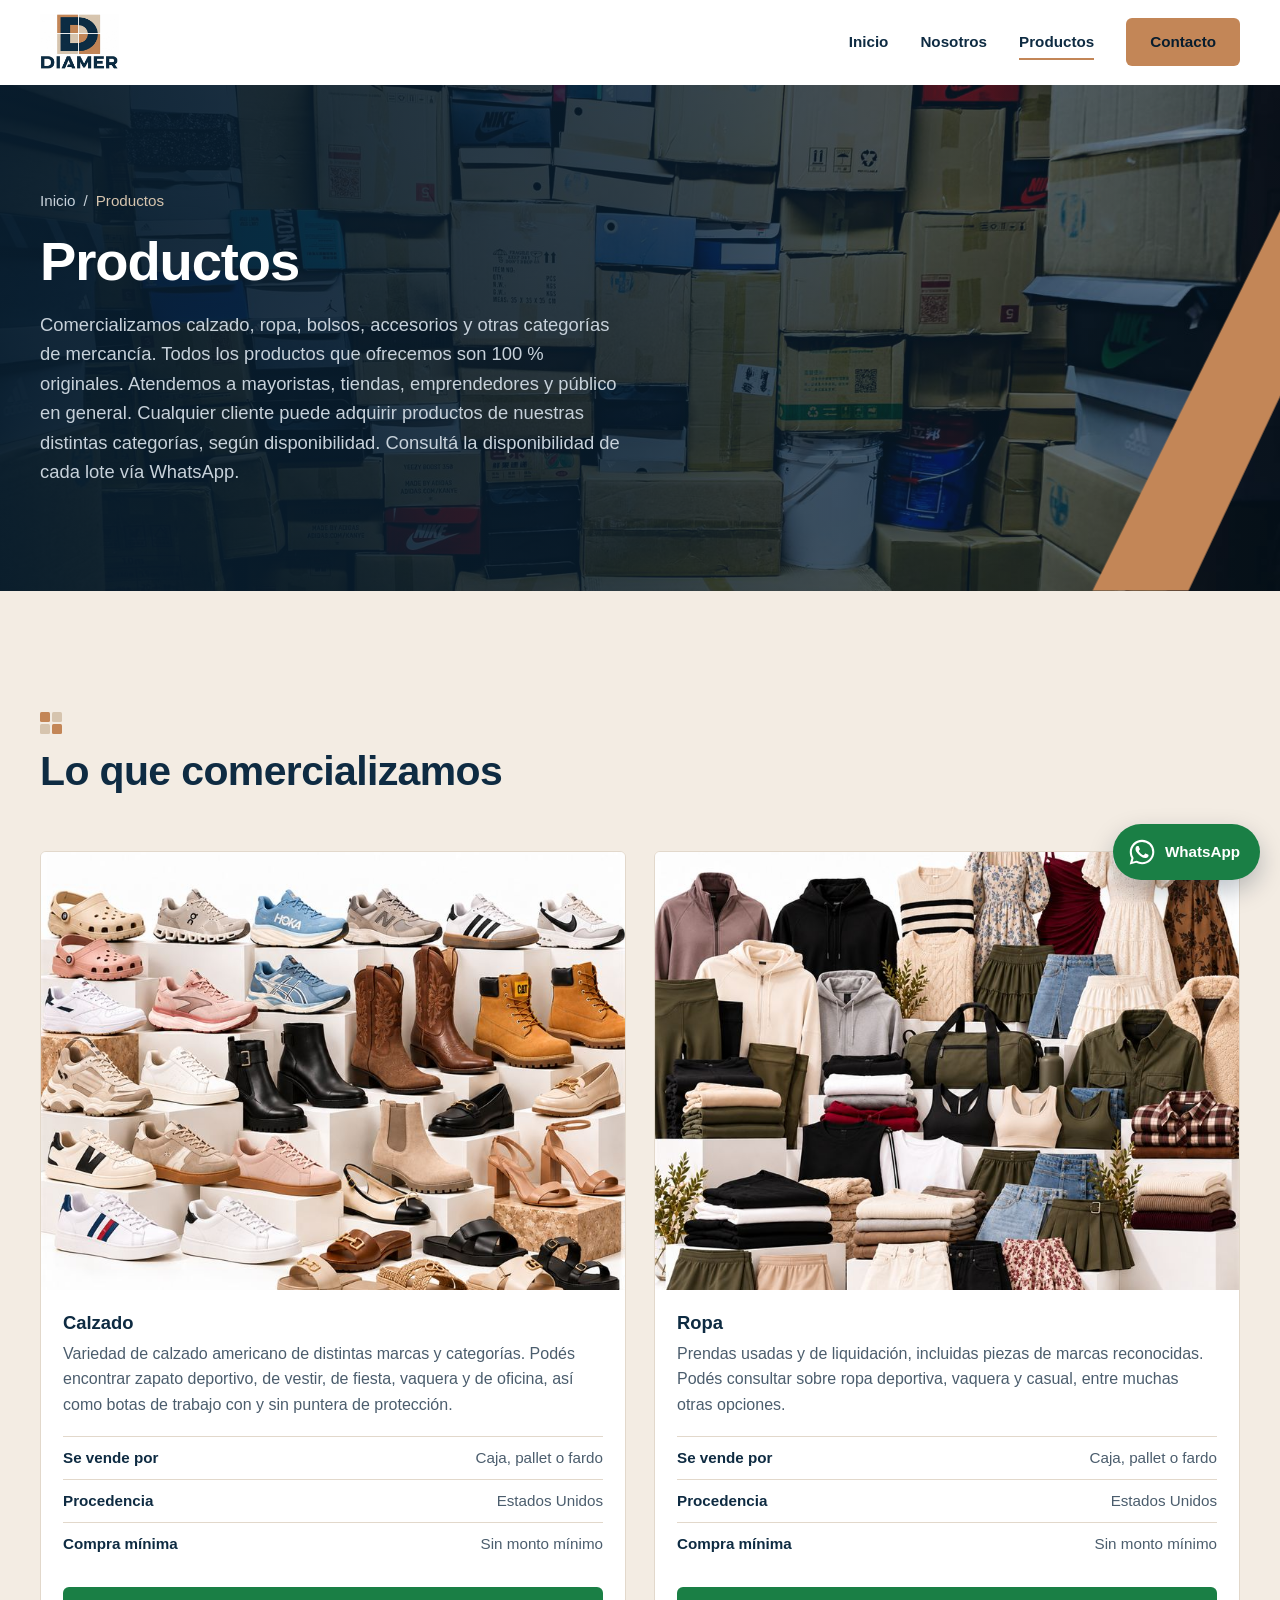
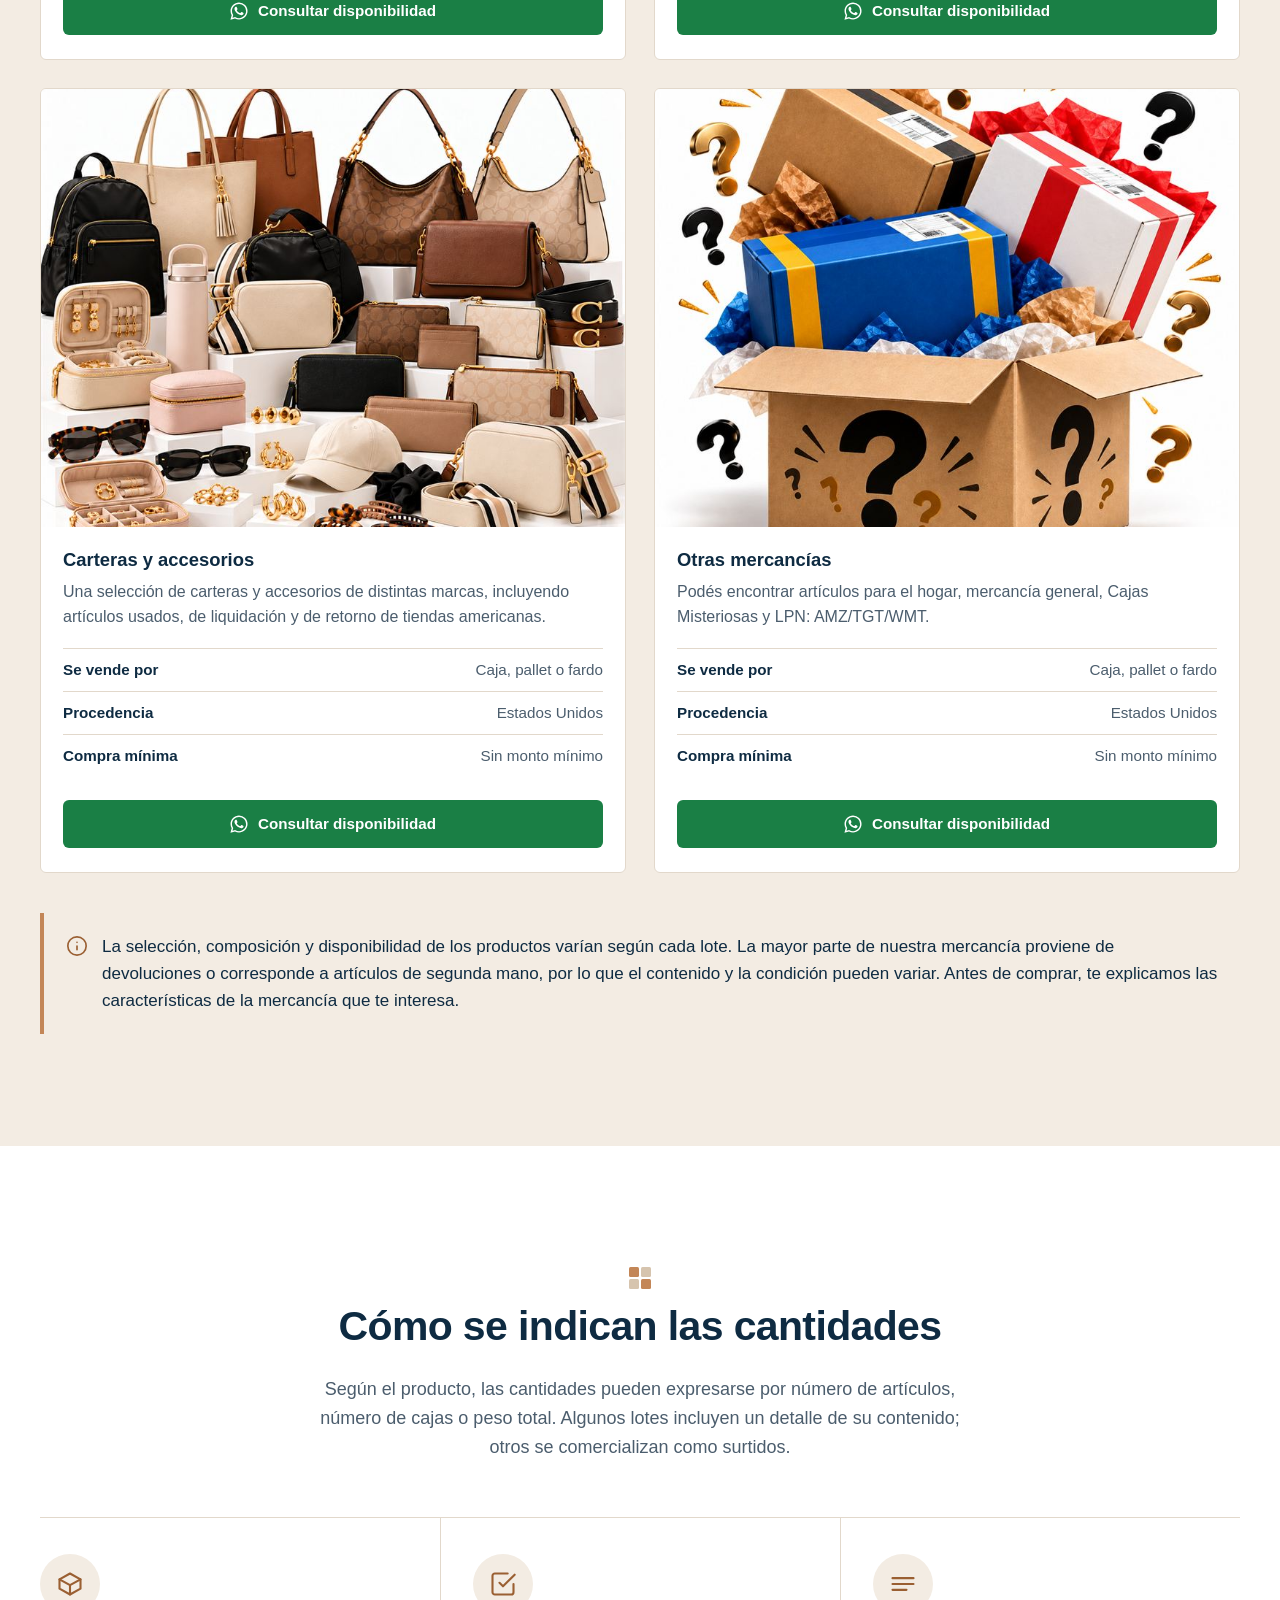
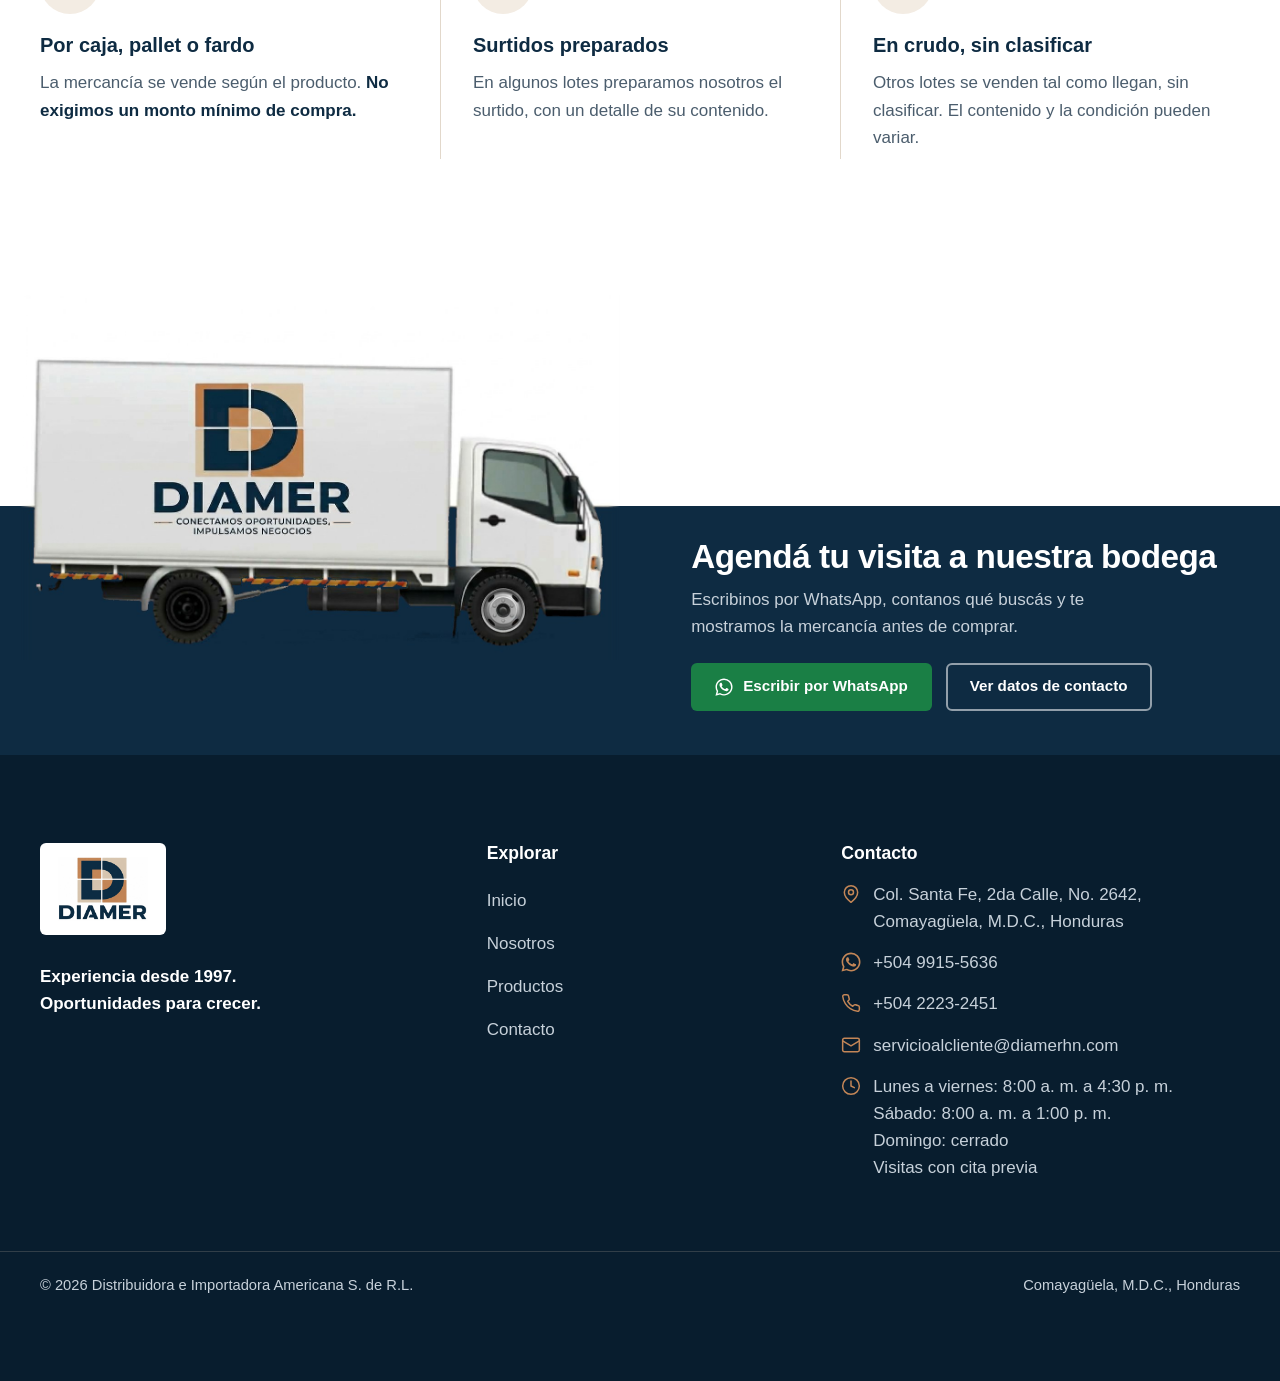
<file: inventario.html>
<!doctype html>
<html lang="es-HN">
<head>
  <meta charset="utf-8">
  <meta name="viewport" content="width=device-width, initial-scale=1">
  <meta http-equiv="Content-Security-Policy" content="default-src 'self'; script-src 'self'; style-src 'self' https://fonts.googleapis.com; font-src https://fonts.gstatic.com; img-src 'self' data:; connect-src https://formspree.io; frame-src https://maps.google.com https://www.google.com; form-action https://formspree.io; base-uri 'self'; object-src 'none'; upgrade-insecure-requests">
  <meta name="robots" content="noindex">
  <title>Productos | DIAMER S. de R.L.</title>
  <!-- Esta página cambió de dirección: se envía al visitante a /productos.html -->
  <link rel="canonical" href="https://diamerhn.com/productos.html">
  <meta http-equiv="refresh" content="0; url=/productos.html">
</head>
<body>
  <p>Esta página se mudó a <a href="/productos.html">diamerhn.com/productos.html</a>.</p>
</body>
</html>
</file>
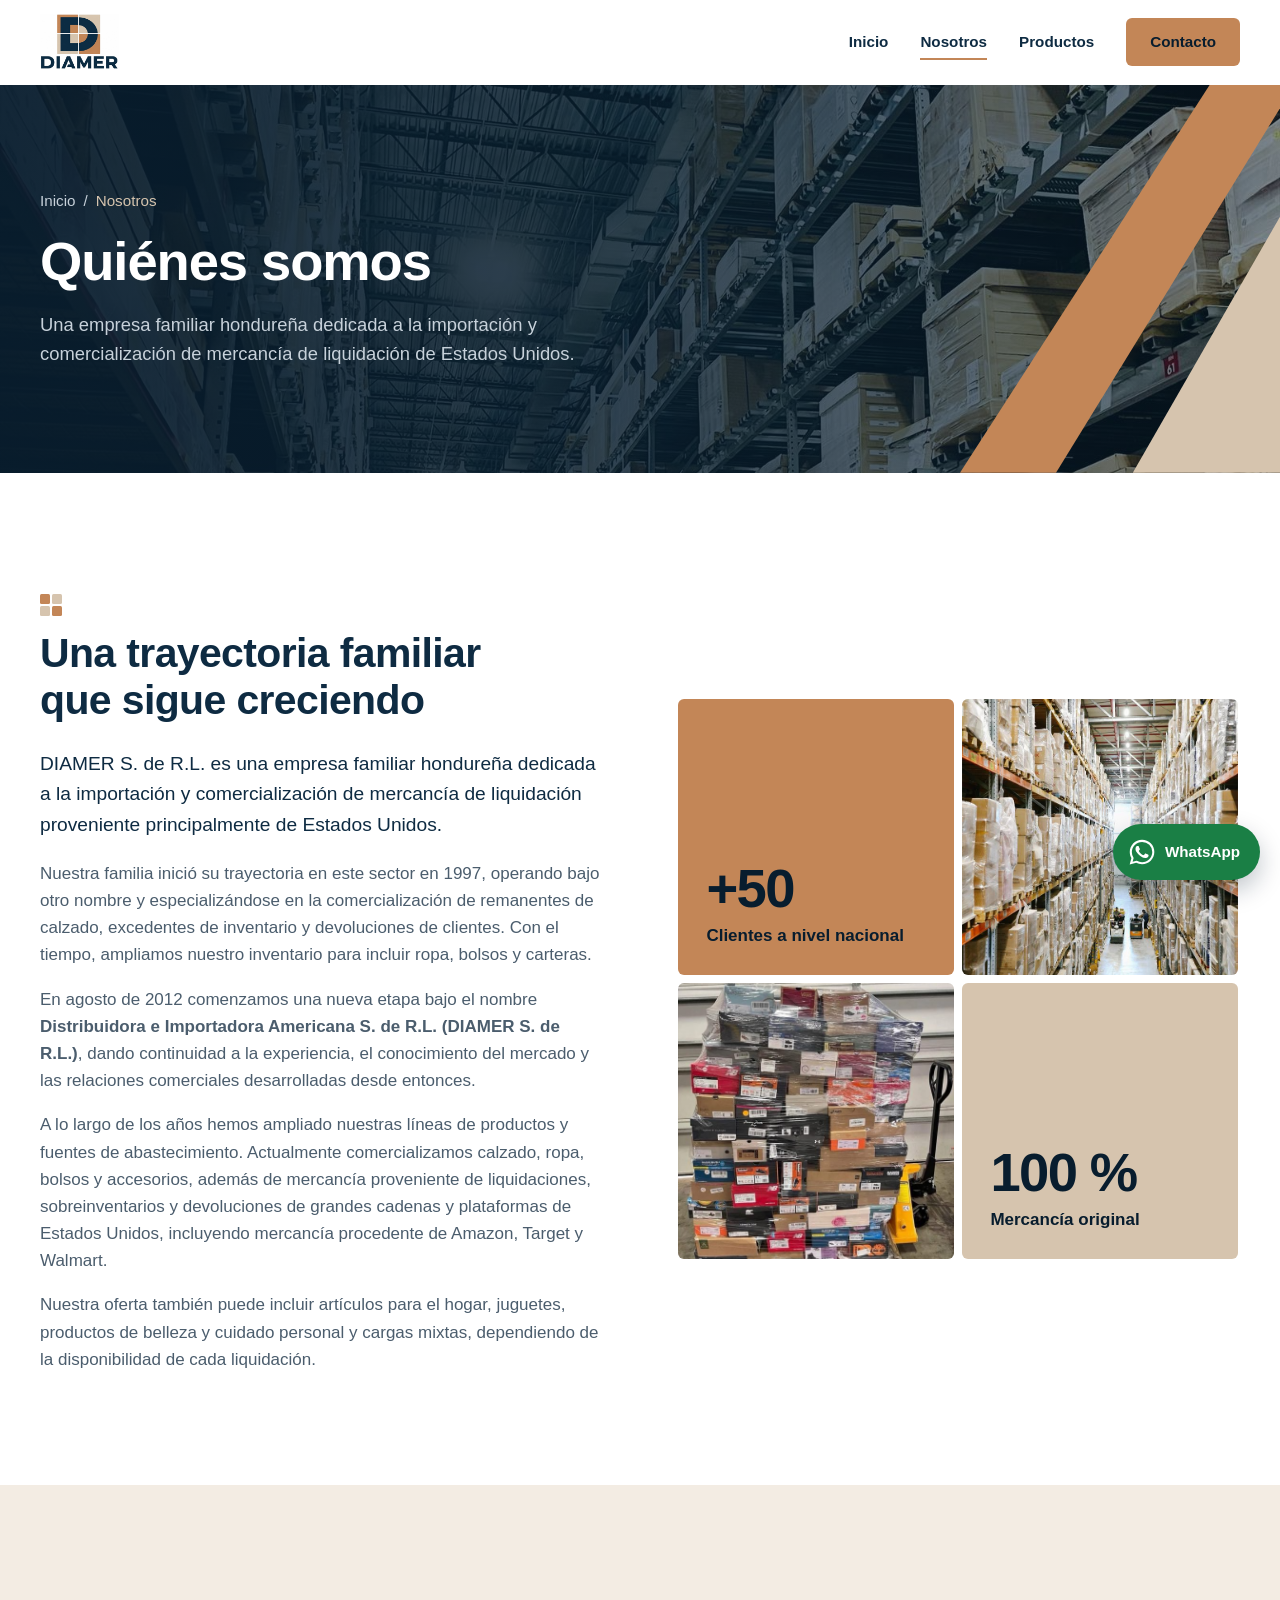
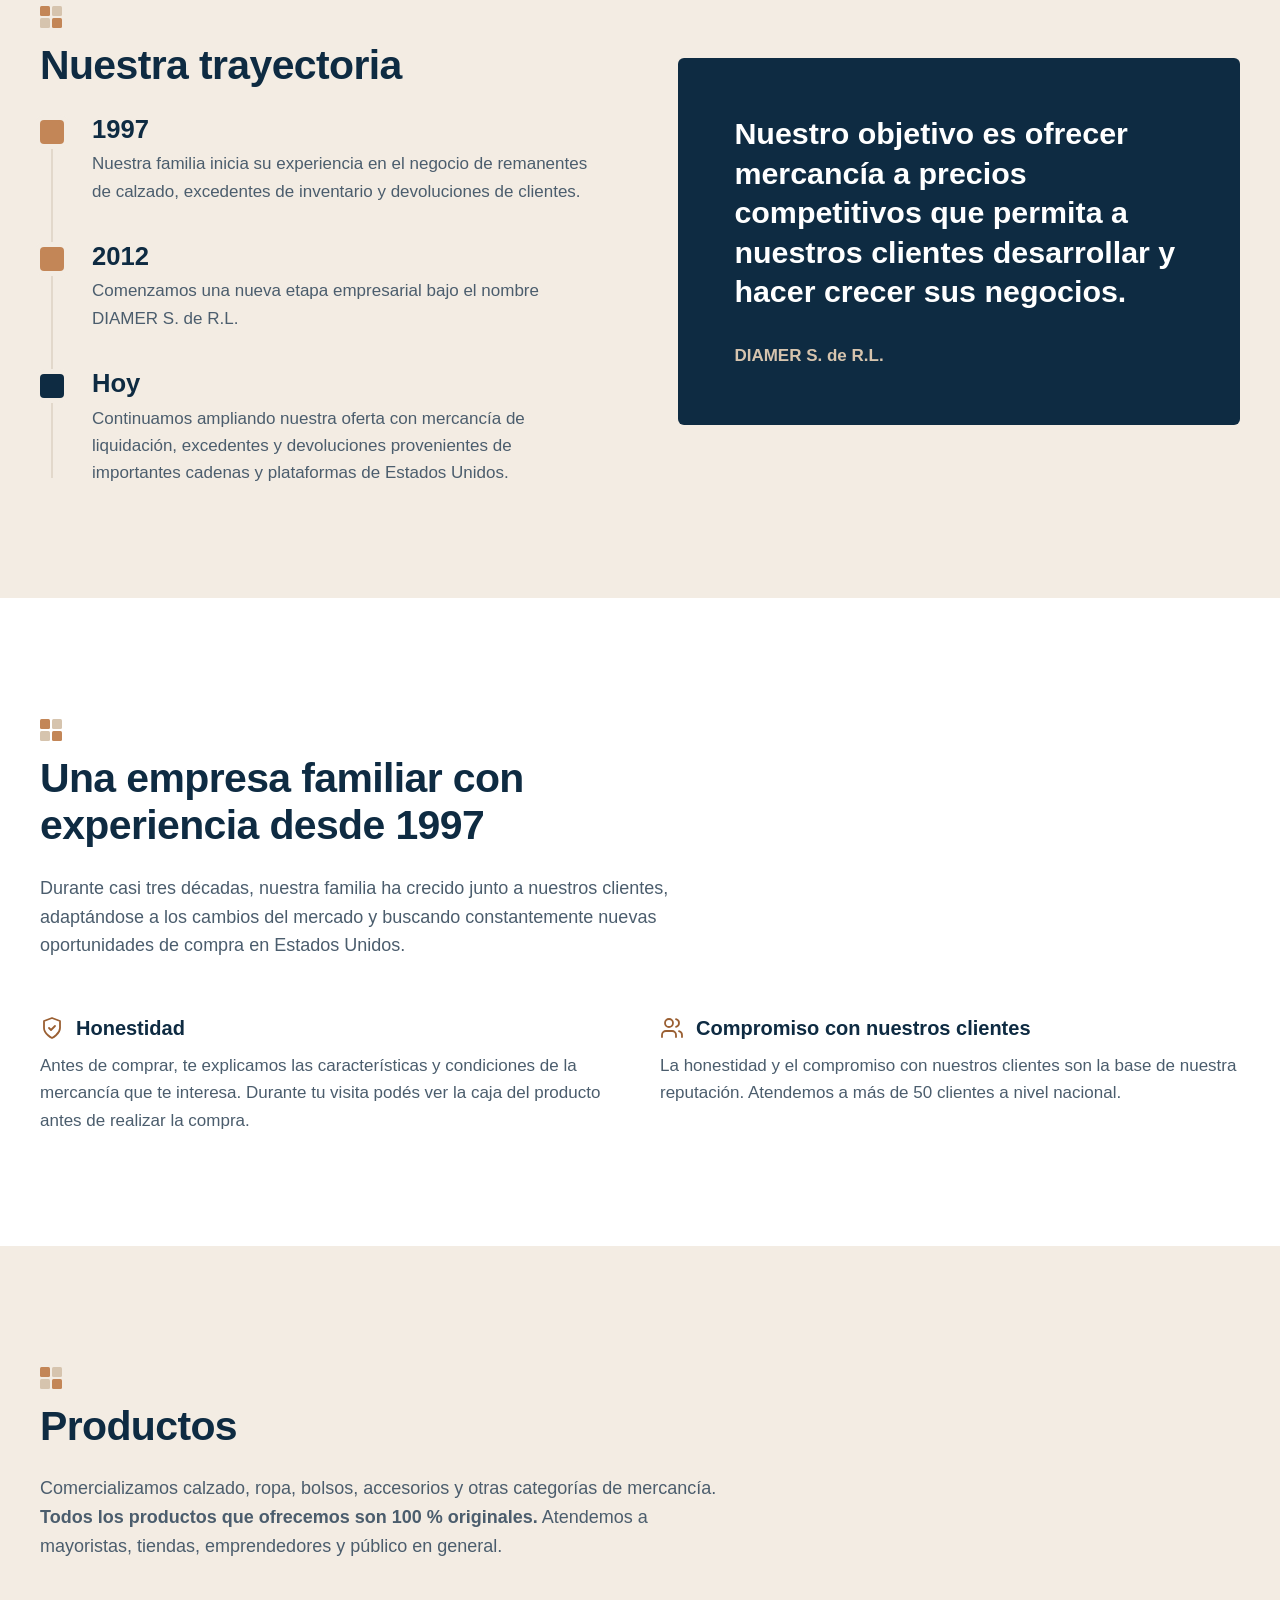
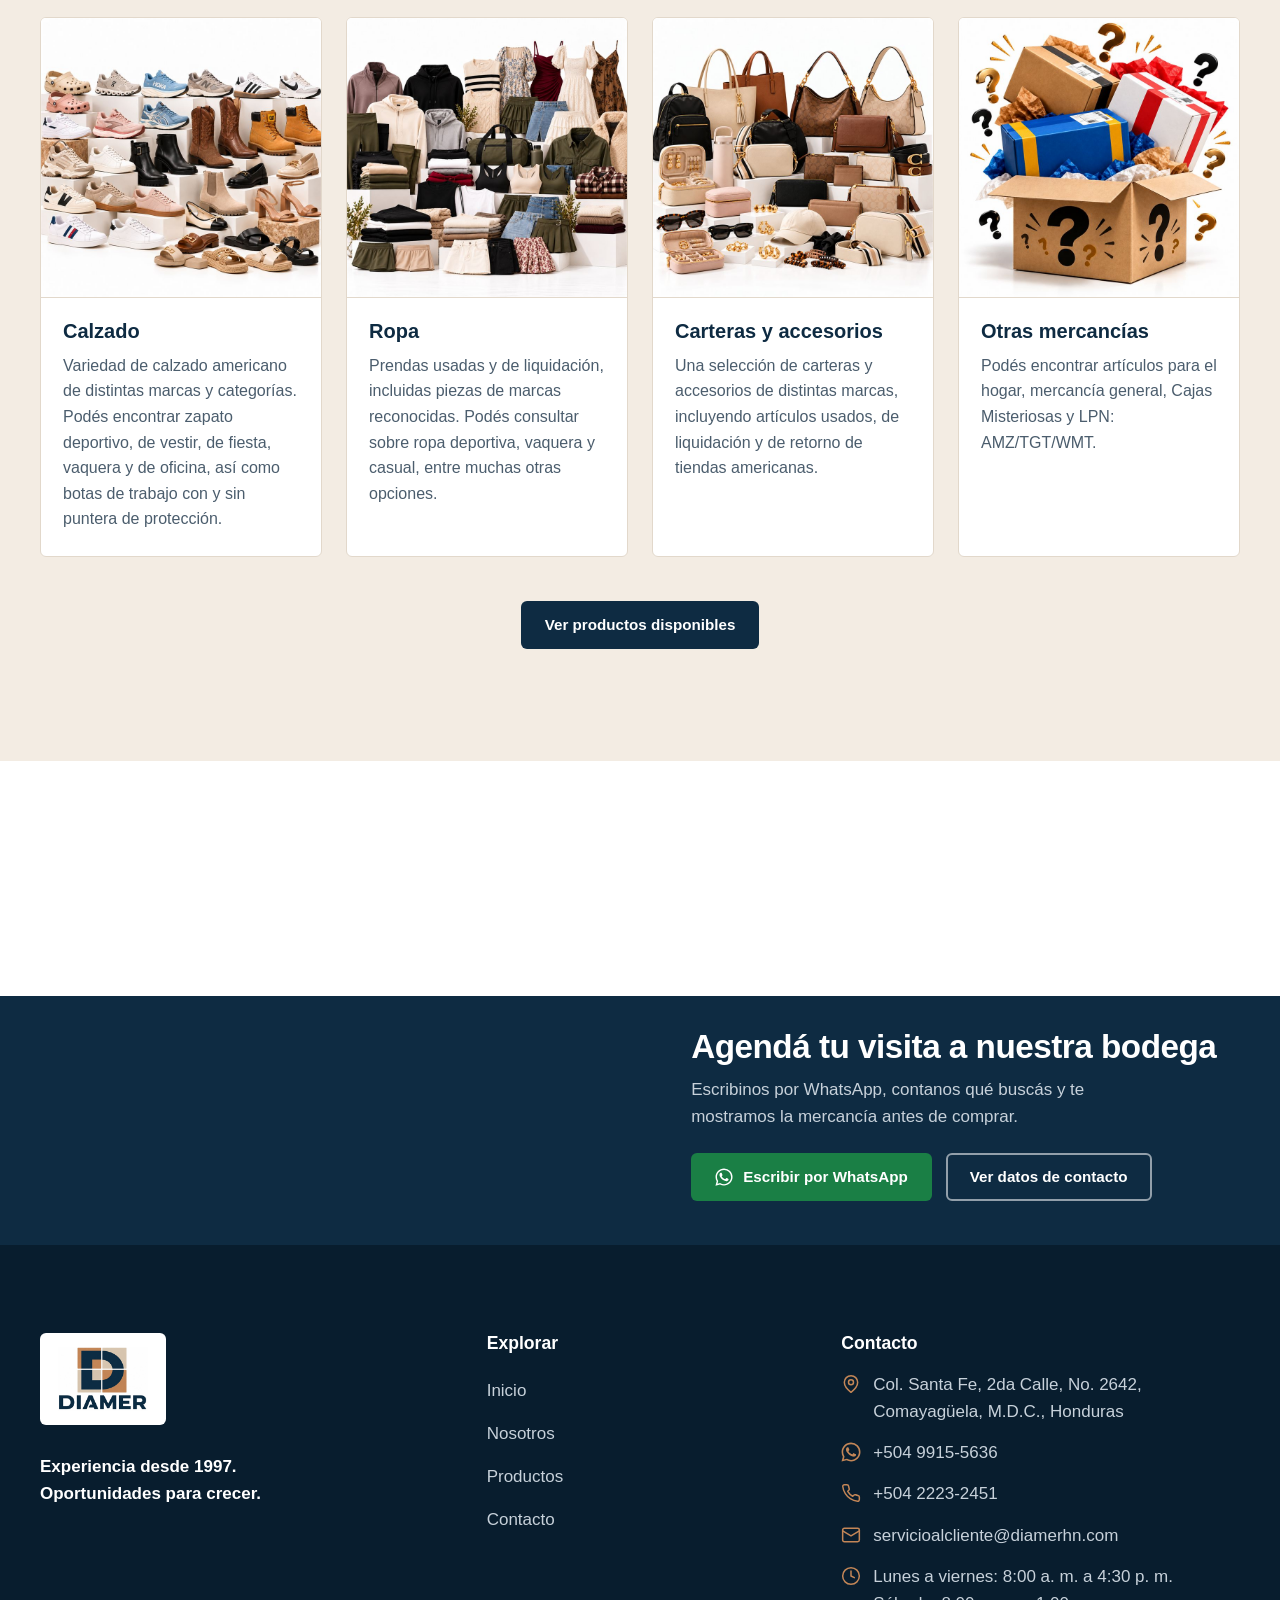
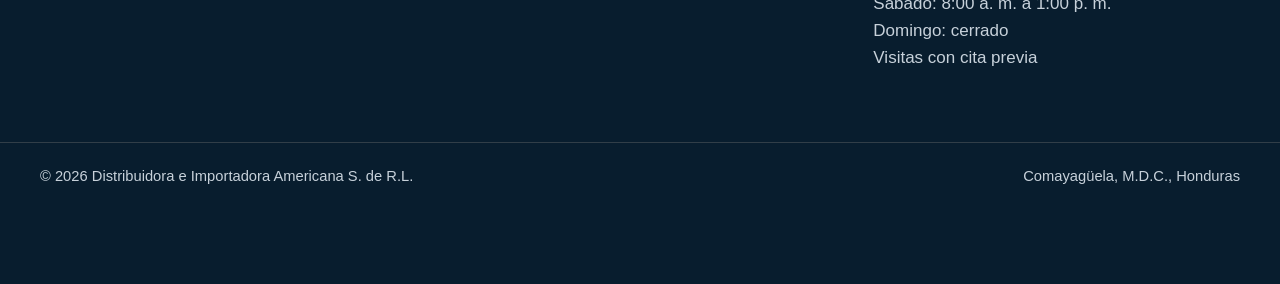
<file: nosotros.html>
<!doctype html>
<html lang="es-HN">
<head>
  <meta charset="utf-8">
  <meta name="viewport" content="width=device-width, initial-scale=1">
  <meta http-equiv="Content-Security-Policy" content="default-src 'self'; script-src 'self'; style-src 'self' https://fonts.googleapis.com; font-src https://fonts.gstatic.com; img-src 'self' data:; connect-src https://formspree.io; frame-src https://maps.google.com https://www.google.com; form-action https://formspree.io; base-uri 'self'; object-src 'none'; upgrade-insecure-requests">
  <meta name="referrer" content="strict-origin-when-cross-origin">
  <title>Nosotros | DIAMER S. de R.L.</title>
  <meta name="description" content="Empresa familiar hondureña con experiencia desde 1997 en la importación y comercialización de mercancía de liquidación de Estados Unidos.">
  <link rel="canonical" href="https://diamerhn.com/nosotros.html">
  <meta property="og:type" content="website">
  <meta property="og:locale" content="es_HN">
  <meta property="og:url" content="https://diamerhn.com/nosotros.html">
  <meta property="og:title" content="Nosotros | DIAMER S. de R.L.">
  <meta property="og:description" content="Empresa familiar hondureña con experiencia desde 1997 en la importación y comercialización de mercancía de liquidación de Estados Unidos.">
  <meta property="og:image" content="https://diamerhn.com/assets/img/hero-bodega.jpg">
  <meta name="theme-color" content="#0e2b42">
  <link rel="icon" type="image/png" href="assets/img/favicon.png">
  <link rel="apple-touch-icon" href="assets/img/favicon.png">
  <link rel="preconnect" href="https://fonts.googleapis.com">
  <link rel="preconnect" href="https://fonts.gstatic.com" crossorigin>
  <link href="https://fonts.googleapis.com/css2?family=Montserrat:wght@600;700;800&family=Source+Sans+3:wght@400;600;700&display=swap" rel="stylesheet">
  <link rel="stylesheet" href="assets/css/styles.css">
</head>
<body>
  <!-- Iconos -->
  <svg class="icon-sprite" width="0" height="0" aria-hidden="true" focusable="false">
    <symbol id="i-whatsapp" viewBox="0 0 24 24" fill="currentColor"><path d="M17.47 14.38c-.3-.15-1.76-.87-2.03-.97-.27-.1-.47-.15-.67.15-.2.3-.77.97-.94 1.17-.17.2-.35.22-.65.07-.3-.15-1.26-.46-2.4-1.48-.89-.79-1.49-1.77-1.66-2.07-.17-.3-.02-.46.13-.61.13-.13.3-.35.45-.52.15-.17.2-.3.3-.5.1-.2.05-.37-.02-.52-.08-.15-.67-1.62-.92-2.22-.24-.58-.49-.5-.67-.51h-.57c-.2 0-.52.07-.79.37-.27.3-1.04 1.02-1.04 2.48 0 1.46 1.07 2.88 1.21 3.08.15.2 2.1 3.2 5.08 4.49.71.31 1.26.49 1.69.63.71.23 1.36.2 1.87.12.57-.09 1.76-.72 2.01-1.41.25-.7.25-1.29.17-1.41-.07-.13-.27-.2-.57-.35M12.05 21.5h-.01a9.4 9.4 0 0 1-4.8-1.31l-.34-.2-3.56.93.95-3.47-.22-.36a9.38 9.38 0 0 1-1.44-5.01c0-5.19 4.23-9.41 9.43-9.41a9.36 9.36 0 0 1 9.41 9.42c0 5.2-4.23 9.42-9.42 9.42M20.07 3.98A11.32 11.32 0 0 0 12.05.65C5.8.65.71 5.73.71 11.98c0 2 .52 3.95 1.52 5.66L.62 23.5l6-1.57a11.3 11.3 0 0 0 5.42 1.38h.01c6.25 0 11.34-5.08 11.34-11.33 0-3.03-1.18-5.87-3.32-8.01"/></symbol>
    <symbol id="i-menu" viewBox="0 0 24 24" fill="none" stroke="currentColor" stroke-width="2" stroke-linecap="round"><path d="M4 7h16M4 12h16M4 17h16"/></symbol>
    <symbol id="i-close" viewBox="0 0 24 24" fill="none" stroke="currentColor" stroke-width="2" stroke-linecap="round"><path d="M6 6l12 12M18 6 6 18"/></symbol>
    <symbol id="i-pin" viewBox="0 0 24 24" fill="none" stroke="currentColor" stroke-width="1.8" stroke-linecap="round" stroke-linejoin="round"><path d="M20 10c0 6-8 12-8 12s-8-6-8-12a8 8 0 0 1 16 0Z"/><circle cx="12" cy="10" r="3"/></symbol>
    <symbol id="i-phone" viewBox="0 0 24 24" fill="none" stroke="currentColor" stroke-width="1.8" stroke-linecap="round" stroke-linejoin="round"><path d="M22 16.92v3a2 2 0 0 1-2.18 2 19.8 19.8 0 0 1-8.63-3.07 19.5 19.5 0 0 1-6-6A19.8 19.8 0 0 1 2.12 4.18 2 2 0 0 1 4.11 2h3a2 2 0 0 1 2 1.72c.13.96.36 1.9.7 2.81a2 2 0 0 1-.45 2.11L8.09 9.91a16 16 0 0 0 6 6l1.27-1.27a2 2 0 0 1 2.11-.45c.91.34 1.85.57 2.81.7A2 2 0 0 1 22 16.92Z"/></symbol>
    <symbol id="i-mail" viewBox="0 0 24 24" fill="none" stroke="currentColor" stroke-width="1.8" stroke-linecap="round" stroke-linejoin="round"><rect x="2" y="4" width="20" height="16" rx="2"/><path d="m22 7-10 6L2 7"/></symbol>
    <symbol id="i-clock" viewBox="0 0 24 24" fill="none" stroke="currentColor" stroke-width="1.8" stroke-linecap="round" stroke-linejoin="round"><circle cx="12" cy="12" r="10"/><path d="M12 6v6l4 2"/></symbol>
    <symbol id="i-box" viewBox="0 0 24 24" fill="none" stroke="currentColor" stroke-width="1.8" stroke-linecap="round" stroke-linejoin="round"><path d="M21 8 12 3 3 8v8l9 5 9-5V8Z"/><path d="m3 8 9 5 9-5M12 13v8"/></symbol>
    <symbol id="i-card" viewBox="0 0 24 24" fill="none" stroke="currentColor" stroke-width="1.8" stroke-linecap="round" stroke-linejoin="round"><rect x="2" y="5" width="20" height="14" rx="2"/><path d="M2 10h20M6 15h4"/></symbol>
    <symbol id="i-truck" viewBox="0 0 24 24" fill="none" stroke="currentColor" stroke-width="1.8" stroke-linecap="round" stroke-linejoin="round"><path d="M14 18V6H2v12h2M14 9h4l4 4v5h-2M9 18h6"/><circle cx="7" cy="18" r="2"/><circle cx="17" cy="18" r="2"/></symbol>
    <symbol id="i-facebook" viewBox="0 0 24 24" fill="currentColor"><path d="M24 12.07C24 5.41 18.63 0 12 0S0 5.4 0 12.07C0 18.1 4.39 23.1 10.13 24v-8.44H7.08v-3.49h3.04V9.41c0-3.02 1.8-4.7 4.54-4.7 1.31 0 2.68.24 2.68.24v2.97h-1.5c-1.5 0-1.96.93-1.96 1.89v2.26h3.32l-.53 3.5h-2.8V24C19.62 23.1 24 18.1 24 12.07"/></symbol>
    <symbol id="i-instagram" viewBox="0 0 24 24" fill="none" stroke="currentColor" stroke-width="2" stroke-linecap="round"><rect x="2.5" y="2.5" width="19" height="19" rx="5"/><circle cx="12" cy="12" r="4.2"/><path d="M17.5 6.5h.01"/></symbol>
    <symbol id="i-tiktok" viewBox="0 0 24 24" fill="currentColor"><path d="M19.59 6.69a4.83 4.83 0 0 1-3.77-4.25V2h-3.45v13.67a2.89 2.89 0 0 1-5.2 1.74 2.89 2.89 0 0 1 2.31-4.64c.3 0 .6.05.88.13V9.4a6.84 6.84 0 0 0-1-.05A6.33 6.33 0 0 0 5.8 20.1a6.34 6.34 0 0 0 10.86-4.43v-7a8.16 8.16 0 0 0 4.77 1.52v-3.4a4.85 4.85 0 0 1-1.84-.1Z"/></symbol>
  </svg>

  <a class="skip-link" href="#contenido">Saltar al contenido</a>

  <header class="site-header">
    <div class="container header-inner">
      <a class="brand" href="index.html" aria-label="DIAMER, ir al inicio">
        <img src="assets/img/logo.png" alt="DIAMER" width="600" height="429">
      </a>
      <button class="nav-toggle" type="button" aria-expanded="false" aria-controls="menu-principal" aria-label="Abrir menú">
        <svg class="i-open" aria-hidden="true"><use href="#i-menu"/></svg>
        <svg class="i-close" aria-hidden="true"><use href="#i-close"/></svg>
      </button>
      <nav class="site-nav" id="menu-principal" aria-label="Principal">
        <ul>
          <li><a href="index.html">Inicio</a></li>
          <li><a href="nosotros.html" aria-current="page">Nosotros</a></li>
          <li><a href="productos.html">Productos</a></li>
          <li><a class="btn btn-primary nav-cta" href="contacto.html">Contacto</a></li>
        </ul>
      </nav>
    </div>
  </header>

  <main id="contenido">
    <section class="page-hero" aria-labelledby="page-title">
      <img class="hero-bg" src="assets/img/cabecera-nosotros.jpg" alt="" width="1600" height="760">
      <div class="hero-stripes" aria-hidden="true"><span class="s-copper"></span><span class="s-sand"></span></div>
      <div class="container">
        <div class="page-hero-inner">
          <nav class="breadcrumb" aria-label="Ruta de navegación"><ol><li><a href="index.html">Inicio</a></li><li aria-current="page">Nosotros</li></ol></nav>
          <h1 id="page-title">Quiénes somos</h1>
          <p>Una empresa familiar hondureña dedicada a la importación y comercialización de mercancía de liquidación de Estados Unidos.</p>
        </div>
      </div>
    </section>

    <!-- Historia -->
    <section class="section" aria-labelledby="historia-title">
      <div class="container split split--reverse">
        <div class="mosaic">
          <div class="tile-copper tile-text"><strong>+50</strong><span>Clientes a nivel nacional</span></div>
          <img src="assets/img/bodega-pasillo.jpg" alt="Pasillo de bodega con pallets de mercancía" loading="lazy" width="667" height="1000">
          <img src="assets/img/lote-6.jpg" alt="Pallet de calzado de marcas reconocidas" loading="lazy" width="580" height="726">
          <div class="tile-sand tile-text"><strong>100 %</strong><span>Mercancía original</span></div>
        </div>
        <div class="prose">
          <span class="tile-mark" aria-hidden="true"><i></i><i></i><i></i><i></i></span>
          <h2 id="historia-title">Una trayectoria familiar que sigue creciendo</h2>
          <p class="lead">DIAMER S. de R.L. es una empresa familiar hondureña dedicada a la importación y comercialización de mercancía de liquidación proveniente principalmente de Estados Unidos.</p>
          <p>Nuestra familia inició su trayectoria en este sector en 1997, operando bajo otro nombre y especializándose en la comercialización de remanentes de calzado, excedentes de inventario y devoluciones de clientes. Con el tiempo, ampliamos nuestro inventario para incluir ropa, bolsos y carteras.</p>
          <p>En agosto de 2012 comenzamos una nueva etapa bajo el nombre <strong>Distribuidora e Importadora Americana S. de R.L. (DIAMER S. de R.L.)</strong>, dando continuidad a la experiencia, el conocimiento del mercado y las relaciones comerciales desarrolladas desde entonces.</p>
          <p>A lo largo de los años hemos ampliado nuestras líneas de productos y fuentes de abastecimiento. Actualmente comercializamos calzado, ropa, bolsos y accesorios, además de mercancía proveniente de liquidaciones, sobreinventarios y devoluciones de grandes cadenas y plataformas de Estados Unidos, incluyendo mercancía procedente de Amazon, Target y Walmart.</p>
          <p>Nuestra oferta también puede incluir artículos para el hogar, juguetes, productos de belleza y cuidado personal y cargas mixtas, dependiendo de la disponibilidad de cada liquidación.</p>
        </div>
      </div>
    </section>

    <!-- Trayectoria -->
    <section class="section section--sand" aria-labelledby="trayectoria-title">
      <div class="container split">
        <div>
          <span class="tile-mark" aria-hidden="true"><i></i><i></i><i></i><i></i></span>
          <h2 id="trayectoria-title">Nuestra trayectoria</h2>
          <ol class="timeline">
            <li>
              <span class="year">1997</span>
              <p>Nuestra familia inicia su experiencia en el negocio de remanentes de calzado, excedentes de inventario y devoluciones de clientes.</p>
            </li>
            <li>
              <span class="year">2012</span>
              <p>Comenzamos una nueva etapa empresarial bajo el nombre DIAMER S. de R.L.</p>
            </li>
            <li>
              <span class="year">Hoy</span>
              <p>Continuamos ampliando nuestra oferta con mercancía de liquidación, excedentes y devoluciones provenientes de importantes cadenas y plataformas de Estados Unidos.</p>
            </li>
          </ol>
        </div>
        <blockquote class="pull">
          <p>Nuestro objetivo es ofrecer mercancía a precios competitivos que permita a nuestros clientes desarrollar y hacer crecer sus negocios.</p>
          <footer>DIAMER S. de R.L.</footer>
        </blockquote>
      </div>
    </section>

    <!-- Empresa familiar y valores -->
    <section class="section" aria-labelledby="familia-title">
      <div class="container">
        <div class="section-head">
          <span class="tile-mark" aria-hidden="true"><i></i><i></i><i></i><i></i></span>
          <h2 id="familia-title">Una empresa familiar con experiencia desde 1997</h2>
          <p>Durante casi tres décadas, nuestra familia ha crecido junto a nuestros clientes, adaptándose a los cambios del mercado y buscando constantemente nuevas oportunidades de compra en Estados Unidos.</p>
        </div>
        <div class="values">
          <div>
            <h3><svg aria-hidden="true" viewBox="0 0 24 24" fill="none" stroke="currentColor" stroke-width="1.8" stroke-linecap="round" stroke-linejoin="round"><path d="M12 22s8-4 8-10V5l-8-3-8 3v7c0 6 8 10 8 10Z"/><path d="m9 12 2 2 4-4"/></svg>Honestidad</h3>
            <p>Antes de comprar, te explicamos las características y condiciones de la mercancía que te interesa. Durante tu visita podés ver la caja del producto antes de realizar la compra.</p>
          </div>
          <div>
            <h3><svg aria-hidden="true" viewBox="0 0 24 24" fill="none" stroke="currentColor" stroke-width="1.8" stroke-linecap="round" stroke-linejoin="round"><path d="M16 21v-2a4 4 0 0 0-4-4H6a4 4 0 0 0-4 4v2"/><circle cx="9" cy="7" r="4"/><path d="M22 21v-2a4 4 0 0 0-3-3.87M16 3.13a4 4 0 0 1 0 7.75"/></svg>Compromiso con nuestros clientes</h3>
            <p>La honestidad y el compromiso con nuestros clientes son la base de nuestra reputación. Atendemos a más de 50 clientes a nivel nacional.</p>
          </div>
        </div>
      </div>
    </section>

    <!-- Productos -->
    <section class="section section--sand" aria-labelledby="productos-title">
      <div class="container">
        <div class="section-head">
          <span class="tile-mark" aria-hidden="true"><i></i><i></i><i></i><i></i></span>
          <h2 id="productos-title">Productos</h2>
          <p>Comercializamos calzado, ropa, bolsos, accesorios y otras categorías de mercancía. <strong>Todos los productos que ofrecemos son 100 % originales.</strong> Atendemos a mayoristas, tiendas, emprendedores y público en general.</p>
        </div>
        <ul class="cat-cards">
          <li class="cat-card">
            <img src="assets/img/categoria-calzado.jpg" alt="Variedad de calzado deportivo, botas vaqueras y de trabajo, sandalias y zapatos de vestir" width="800" height="800" loading="lazy">
            <div class="cat-card-body">
              <h3>Calzado</h3>
              <p>Variedad de calzado americano de distintas marcas y categorías. Podés encontrar zapato deportivo, de vestir, de fiesta, vaquera y de oficina, así como botas de trabajo con y sin puntera de protección.</p>
            </div>
          </li>
          <li class="cat-card">
            <img src="assets/img/categoria-ropa.jpg" alt="Ropa deportiva, casual y vaquera: sudaderas, vestidos, faldas, jeans y camisas" width="800" height="800" loading="lazy">
            <div class="cat-card-body">
              <h3>Ropa</h3>
              <p>Prendas usadas y de liquidación, incluidas piezas de marcas reconocidas. Podés consultar sobre ropa deportiva, vaquera y casual, entre muchas otras opciones.</p>
            </div>
          </li>
          <li class="cat-card">
            <img src="assets/img/categoria-carteras.jpg" alt="Carteras, mochilas, billeteras, cinturones, lentes de sol y accesorios" width="800" height="800" loading="lazy">
            <div class="cat-card-body">
              <h3>Carteras y accesorios</h3>
              <p>Una selección de carteras y accesorios de distintas marcas, incluyendo artículos usados, de liquidación y de retorno de tiendas americanas.</p>
            </div>
          </li>
          <li class="cat-card">
            <img src="assets/img/categoria-otras.jpg" alt="Cajas misteriosas de mercancía general" width="800" height="800" loading="lazy">
            <div class="cat-card-body">
              <h3>Otras mercancías</h3>
              <p>Podés encontrar artículos para el hogar, mercancía general, Cajas Misteriosas y LPN: AMZ/TGT/WMT.</p>
            </div>
          </li>
        </ul>
        <div class="lots-foot"><a class="btn btn-dark" href="productos.html">Ver productos disponibles</a></div>
      </div>
    </section>

    <!-- Llamado -->
    <section class="cta-truck" aria-labelledby="cta-title">
      <div class="cta-truck-band">
        <div class="container cta-truck-grid">
          <img class="cta-truck-img" src="assets/img/camion-diamer.jpg" alt="Camión de reparto con el logotipo de DIAMER" loading="lazy" width="1313" height="800">
          <div class="cta-truck-copy">
            <h2 id="cta-title">Agendá tu visita a nuestra bodega</h2>
            <p>Escribinos por WhatsApp, contanos qué buscás y te mostramos la mercancía antes de comprar.</p>
            <div class="hero-actions">
              <a class="btn btn-wa" href="contacto.html" data-wa="Hola DIAMER, quiero agendar una visita a su bodega."><svg aria-hidden="true"><use href="#i-whatsapp"/></svg>Escribir por WhatsApp</a>
              <a class="btn btn-ghost" href="contacto.html">Ver datos de contacto</a>
            </div>
          </div>
        </div>
      </div>
    </section>
  </main>

  <footer class="site-footer">
    <div class="container footer-grid">
      <div>
        <a class="footer-logo" href="index.html" aria-label="DIAMER, ir al inicio"><img src="assets/img/logo.png" alt="DIAMER" width="600" height="429" loading="lazy"></a>
        <p class="footer-tag">Experiencia desde 1997. Oportunidades para crecer.</p>
        <ul class="social-list" aria-label="Redes sociales">
          <li><a data-social="facebook" href="#" target="_blank" rel="noopener" aria-label="Facebook"><svg aria-hidden="true"><use href="#i-facebook"/></svg></a></li>
          <li><a data-social="instagram" href="#" target="_blank" rel="noopener" aria-label="Instagram"><svg aria-hidden="true"><use href="#i-instagram"/></svg></a></li>
          <li><a data-social="tiktok" href="#" target="_blank" rel="noopener" aria-label="TikTok"><svg aria-hidden="true"><use href="#i-tiktok"/></svg></a></li>
        </ul>
      </div>
      <div>
        <h2>Explorar</h2>
        <ul class="footer-links">
          <li><a href="index.html">Inicio</a></li>
          <li><a href="nosotros.html">Nosotros</a></li>
          <li><a href="productos.html">Productos</a></li>
          <li><a href="contacto.html">Contacto</a></li>
        </ul>
      </div>
      <div>
        <h2>Contacto</h2>
        <ul class="footer-contact">
          <li><svg aria-hidden="true"><use href="#i-pin"/></svg><span>Col. Santa Fe, 2da Calle, No. 2642, Comayagüela, M.D.C., Honduras</span></li>
          <li data-optional><svg aria-hidden="true"><use href="#i-whatsapp"/></svg><a data-contact="whatsapp" href="#"></a></li>
          <li data-optional><svg aria-hidden="true"><use href="#i-phone"/></svg><a data-contact="telefono" href="#"></a></li>
          <li data-optional><svg aria-hidden="true"><use href="#i-mail"/></svg><a data-contact="email" href="#"></a></li>
          <li><svg aria-hidden="true"><use href="#i-clock"/></svg><span>Lunes a viernes: 8:00&nbsp;a.&nbsp;m. a 4:30&nbsp;p.&nbsp;m.<br>Sábado: 8:00&nbsp;a.&nbsp;m. a 1:00&nbsp;p.&nbsp;m.<br>Domingo: cerrado<br>Visitas con cita previa</span></li>
        </ul>
      </div>
    </div>
    <div class="container footer-bottom">
      <span>© <span id="anio">2026</span> Distribuidora e Importadora Americana S. de R.L.</span>
      <span>Comayagüela, M.D.C., Honduras</span>
    </div>
  </footer>

  <a class="wa-float" href="contacto.html" data-wa aria-label="Escribinos por WhatsApp"><svg aria-hidden="true"><use href="#i-whatsapp"/></svg><span>WhatsApp</span></a>

  <script src="assets/js/config.js"></script>
  <script src="assets/js/main.js"></script>
</body>
</html>
</file>
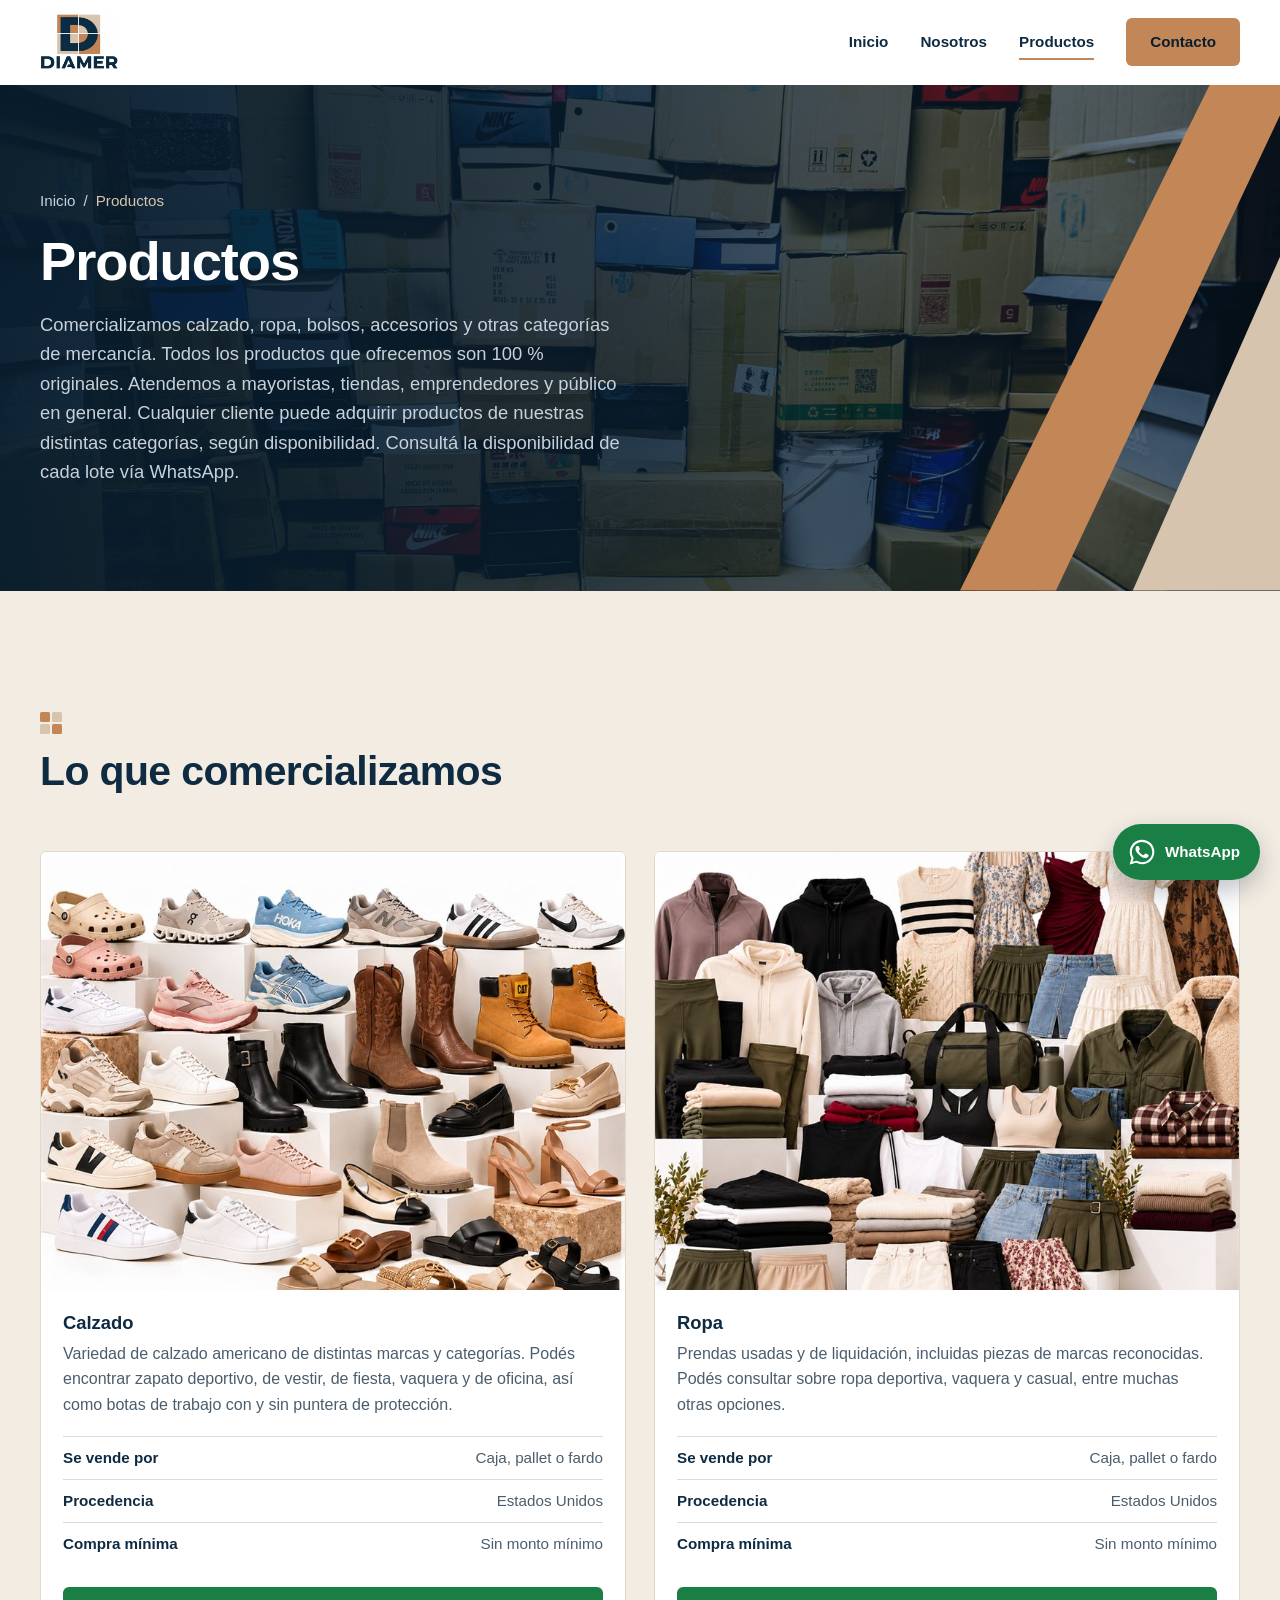
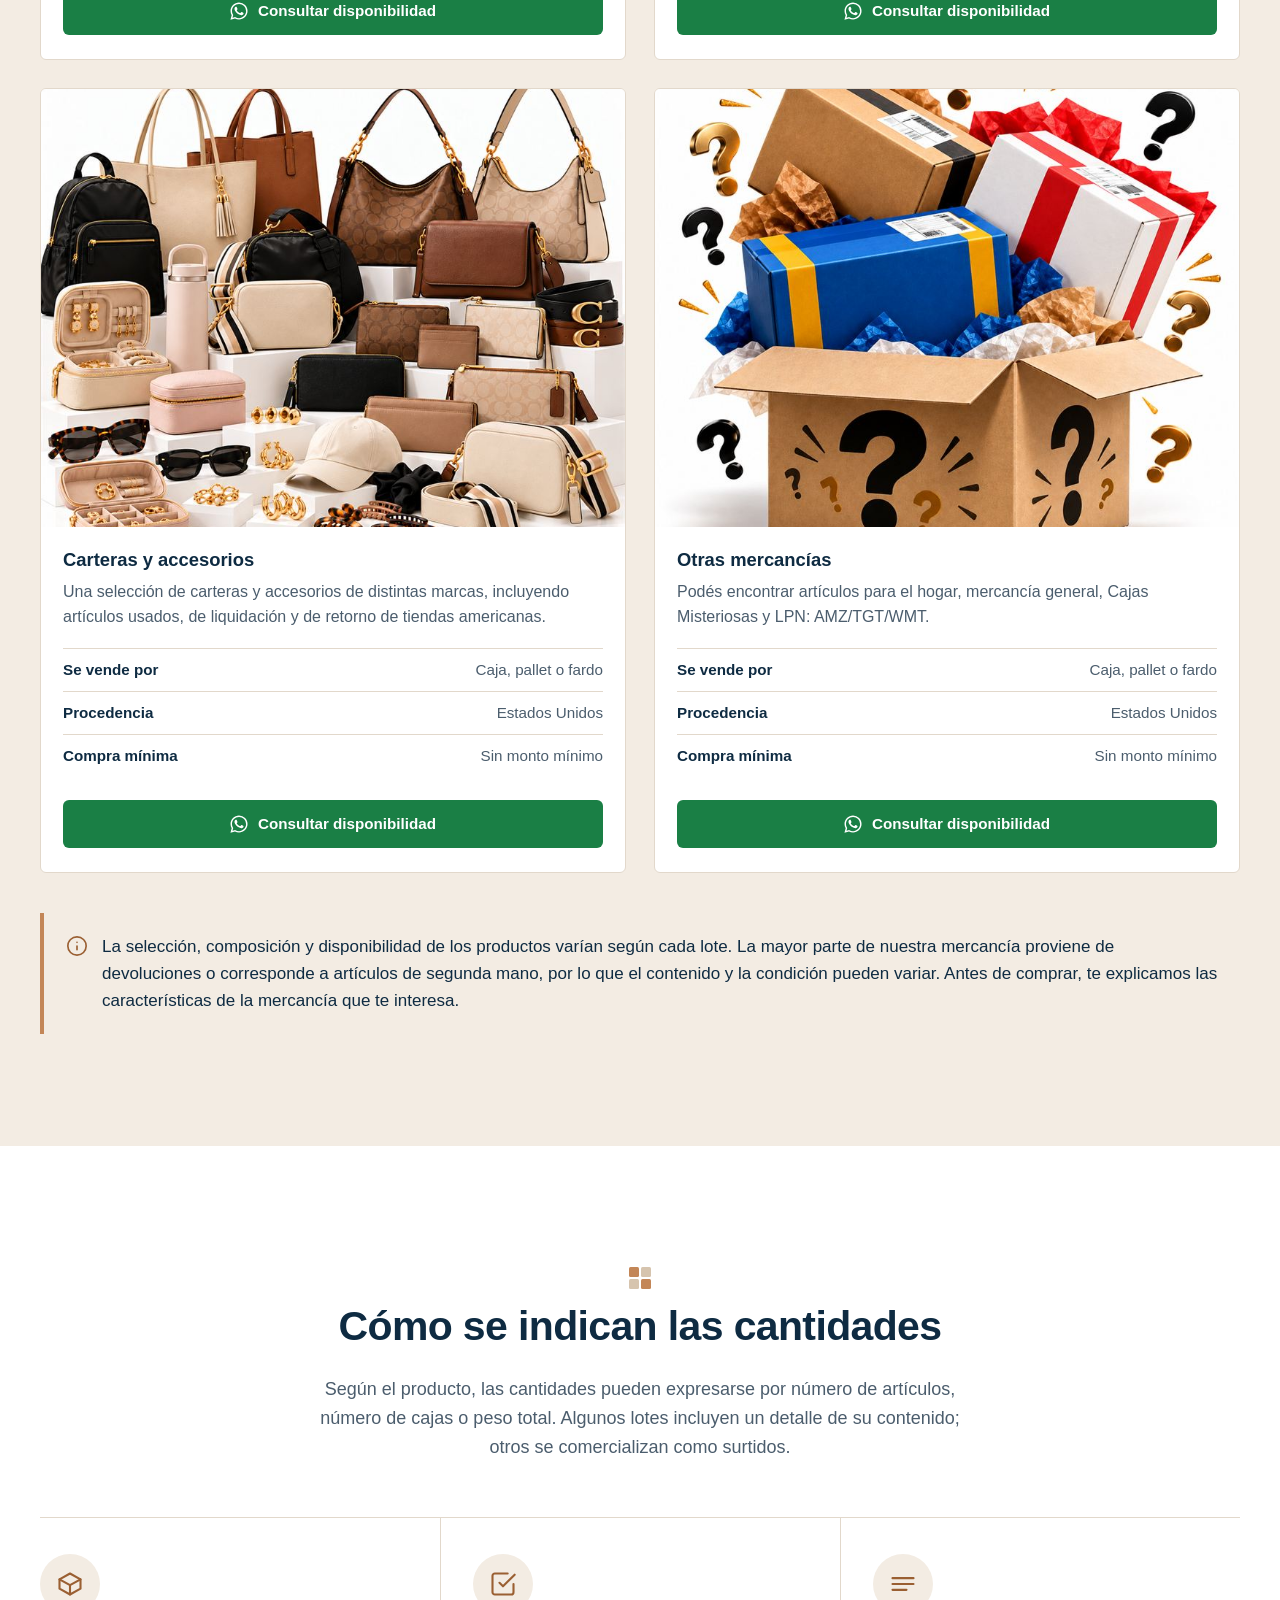
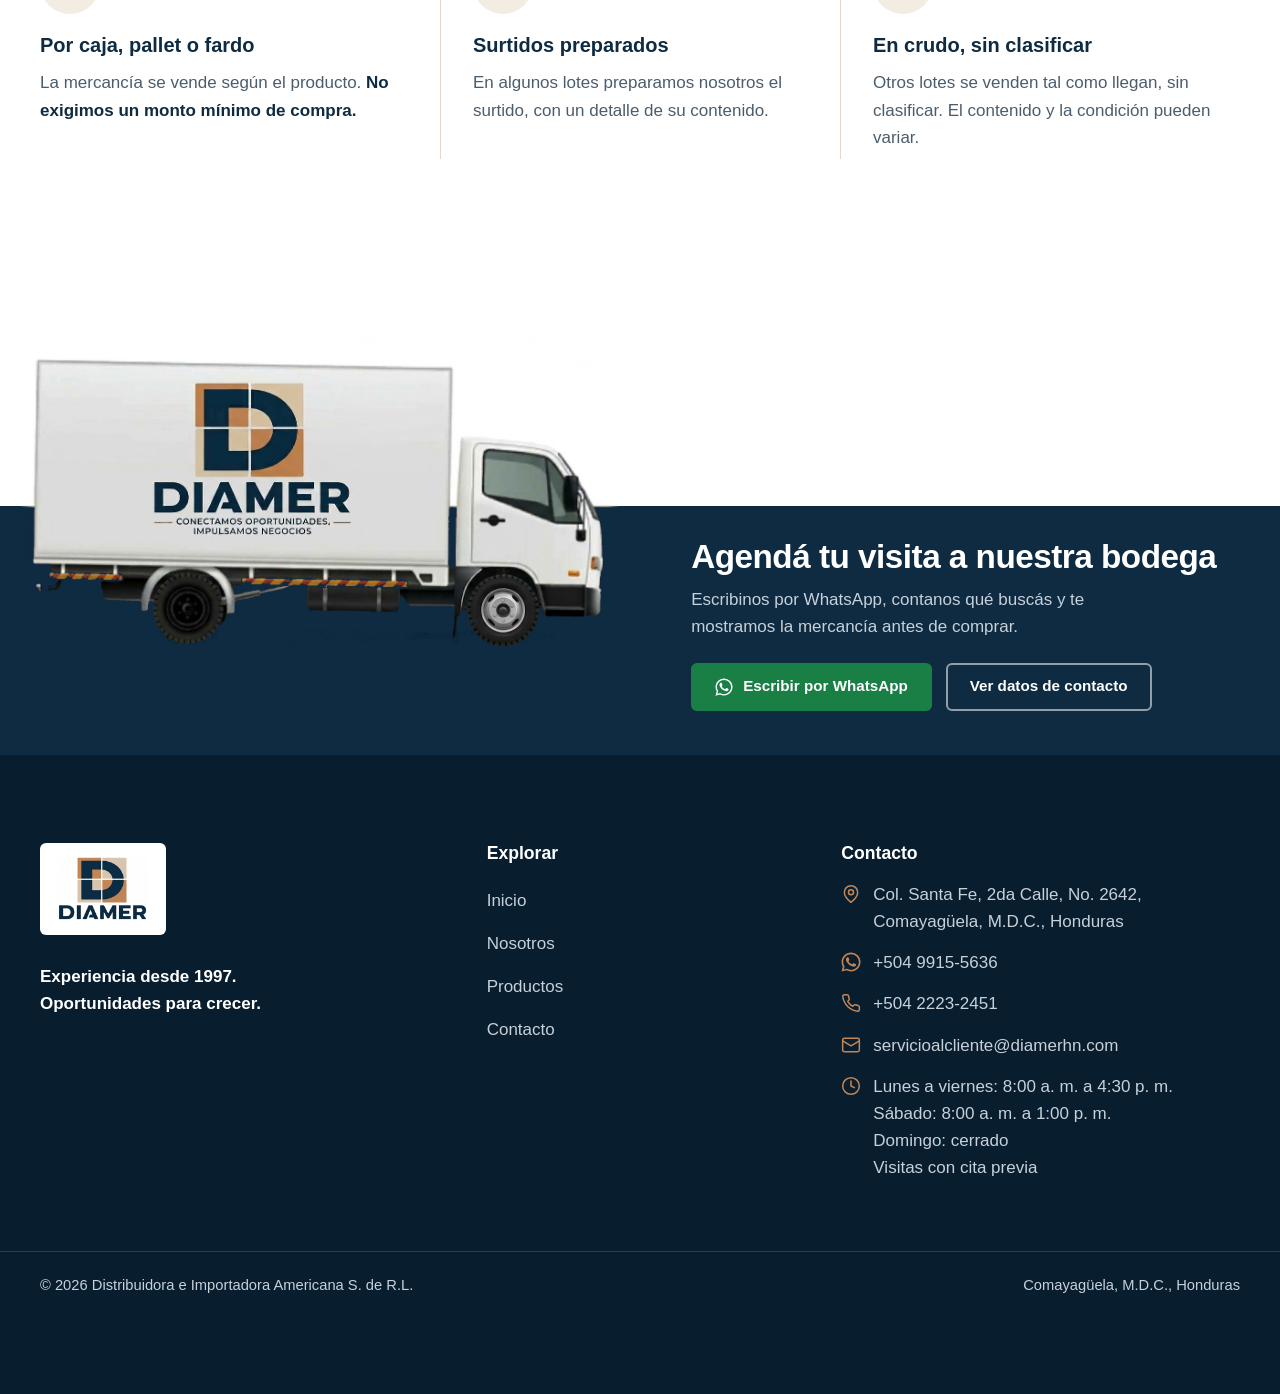
<file: productos.html>
<!doctype html>
<html lang="es-HN">
<head>
  <meta charset="utf-8">
  <meta name="viewport" content="width=device-width, initial-scale=1">
  <meta http-equiv="Content-Security-Policy" content="default-src 'self'; script-src 'self'; style-src 'self' https://fonts.googleapis.com; font-src https://fonts.gstatic.com; img-src 'self' data:; connect-src https://formspree.io; frame-src https://maps.google.com https://www.google.com; form-action https://formspree.io; base-uri 'self'; object-src 'none'; upgrade-insecure-requests">
  <meta name="referrer" content="strict-origin-when-cross-origin">
  <title>Productos | DIAMER S. de R.L.</title>
  <meta name="description" content="Calzado, ropa, carteras y accesorios, y otras mercancías de liquidación de Estados Unidos. Venta por caja, pallet o fardo, sin monto mínimo de compra.">
  <link rel="canonical" href="https://diamerhn.com/productos.html">
  <meta property="og:type" content="website">
  <meta property="og:locale" content="es_HN">
  <meta property="og:url" content="https://diamerhn.com/productos.html">
  <meta property="og:title" content="Productos | DIAMER S. de R.L.">
  <meta property="og:description" content="Calzado, ropa, carteras y accesorios, y otras mercancías de liquidación de Estados Unidos. Venta por caja, pallet o fardo, sin monto mínimo de compra.">
  <meta property="og:image" content="https://diamerhn.com/assets/img/hero-bodega.jpg">
  <meta name="theme-color" content="#0e2b42">
  <link rel="icon" type="image/png" href="assets/img/favicon.png">
  <link rel="apple-touch-icon" href="assets/img/favicon.png">
  <link rel="preconnect" href="https://fonts.googleapis.com">
  <link rel="preconnect" href="https://fonts.gstatic.com" crossorigin>
  <link href="https://fonts.googleapis.com/css2?family=Montserrat:wght@600;700;800&family=Source+Sans+3:wght@400;600;700&display=swap" rel="stylesheet">
  <link rel="stylesheet" href="assets/css/styles.css">
</head>
<body>
  <!-- Iconos -->
  <svg class="icon-sprite" width="0" height="0" aria-hidden="true" focusable="false">
    <symbol id="i-whatsapp" viewBox="0 0 24 24" fill="currentColor"><path d="M17.47 14.38c-.3-.15-1.76-.87-2.03-.97-.27-.1-.47-.15-.67.15-.2.3-.77.97-.94 1.17-.17.2-.35.22-.65.07-.3-.15-1.26-.46-2.4-1.48-.89-.79-1.49-1.77-1.66-2.07-.17-.3-.02-.46.13-.61.13-.13.3-.35.45-.52.15-.17.2-.3.3-.5.1-.2.05-.37-.02-.52-.08-.15-.67-1.62-.92-2.22-.24-.58-.49-.5-.67-.51h-.57c-.2 0-.52.07-.79.37-.27.3-1.04 1.02-1.04 2.48 0 1.46 1.07 2.88 1.21 3.08.15.2 2.1 3.2 5.08 4.49.71.31 1.26.49 1.69.63.71.23 1.36.2 1.87.12.57-.09 1.76-.72 2.01-1.41.25-.7.25-1.29.17-1.41-.07-.13-.27-.2-.57-.35M12.05 21.5h-.01a9.4 9.4 0 0 1-4.8-1.31l-.34-.2-3.56.93.95-3.47-.22-.36a9.38 9.38 0 0 1-1.44-5.01c0-5.19 4.23-9.41 9.43-9.41a9.36 9.36 0 0 1 9.41 9.42c0 5.2-4.23 9.42-9.42 9.42M20.07 3.98A11.32 11.32 0 0 0 12.05.65C5.8.65.71 5.73.71 11.98c0 2 .52 3.95 1.52 5.66L.62 23.5l6-1.57a11.3 11.3 0 0 0 5.42 1.38h.01c6.25 0 11.34-5.08 11.34-11.33 0-3.03-1.18-5.87-3.32-8.01"/></symbol>
    <symbol id="i-menu" viewBox="0 0 24 24" fill="none" stroke="currentColor" stroke-width="2" stroke-linecap="round"><path d="M4 7h16M4 12h16M4 17h16"/></symbol>
    <symbol id="i-close" viewBox="0 0 24 24" fill="none" stroke="currentColor" stroke-width="2" stroke-linecap="round"><path d="M6 6l12 12M18 6 6 18"/></symbol>
    <symbol id="i-pin" viewBox="0 0 24 24" fill="none" stroke="currentColor" stroke-width="1.8" stroke-linecap="round" stroke-linejoin="round"><path d="M20 10c0 6-8 12-8 12s-8-6-8-12a8 8 0 0 1 16 0Z"/><circle cx="12" cy="10" r="3"/></symbol>
    <symbol id="i-phone" viewBox="0 0 24 24" fill="none" stroke="currentColor" stroke-width="1.8" stroke-linecap="round" stroke-linejoin="round"><path d="M22 16.92v3a2 2 0 0 1-2.18 2 19.8 19.8 0 0 1-8.63-3.07 19.5 19.5 0 0 1-6-6A19.8 19.8 0 0 1 2.12 4.18 2 2 0 0 1 4.11 2h3a2 2 0 0 1 2 1.72c.13.96.36 1.9.7 2.81a2 2 0 0 1-.45 2.11L8.09 9.91a16 16 0 0 0 6 6l1.27-1.27a2 2 0 0 1 2.11-.45c.91.34 1.85.57 2.81.7A2 2 0 0 1 22 16.92Z"/></symbol>
    <symbol id="i-mail" viewBox="0 0 24 24" fill="none" stroke="currentColor" stroke-width="1.8" stroke-linecap="round" stroke-linejoin="round"><rect x="2" y="4" width="20" height="16" rx="2"/><path d="m22 7-10 6L2 7"/></symbol>
    <symbol id="i-clock" viewBox="0 0 24 24" fill="none" stroke="currentColor" stroke-width="1.8" stroke-linecap="round" stroke-linejoin="round"><circle cx="12" cy="12" r="10"/><path d="M12 6v6l4 2"/></symbol>
    <symbol id="i-box" viewBox="0 0 24 24" fill="none" stroke="currentColor" stroke-width="1.8" stroke-linecap="round" stroke-linejoin="round"><path d="M21 8 12 3 3 8v8l9 5 9-5V8Z"/><path d="m3 8 9 5 9-5M12 13v8"/></symbol>
    <symbol id="i-card" viewBox="0 0 24 24" fill="none" stroke="currentColor" stroke-width="1.8" stroke-linecap="round" stroke-linejoin="round"><rect x="2" y="5" width="20" height="14" rx="2"/><path d="M2 10h20M6 15h4"/></symbol>
    <symbol id="i-truck" viewBox="0 0 24 24" fill="none" stroke="currentColor" stroke-width="1.8" stroke-linecap="round" stroke-linejoin="round"><path d="M14 18V6H2v12h2M14 9h4l4 4v5h-2M9 18h6"/><circle cx="7" cy="18" r="2"/><circle cx="17" cy="18" r="2"/></symbol>
    <symbol id="i-facebook" viewBox="0 0 24 24" fill="currentColor"><path d="M24 12.07C24 5.41 18.63 0 12 0S0 5.4 0 12.07C0 18.1 4.39 23.1 10.13 24v-8.44H7.08v-3.49h3.04V9.41c0-3.02 1.8-4.7 4.54-4.7 1.31 0 2.68.24 2.68.24v2.97h-1.5c-1.5 0-1.96.93-1.96 1.89v2.26h3.32l-.53 3.5h-2.8V24C19.62 23.1 24 18.1 24 12.07"/></symbol>
    <symbol id="i-instagram" viewBox="0 0 24 24" fill="none" stroke="currentColor" stroke-width="2" stroke-linecap="round"><rect x="2.5" y="2.5" width="19" height="19" rx="5"/><circle cx="12" cy="12" r="4.2"/><path d="M17.5 6.5h.01"/></symbol>
    <symbol id="i-tiktok" viewBox="0 0 24 24" fill="currentColor"><path d="M19.59 6.69a4.83 4.83 0 0 1-3.77-4.25V2h-3.45v13.67a2.89 2.89 0 0 1-5.2 1.74 2.89 2.89 0 0 1 2.31-4.64c.3 0 .6.05.88.13V9.4a6.84 6.84 0 0 0-1-.05A6.33 6.33 0 0 0 5.8 20.1a6.34 6.34 0 0 0 10.86-4.43v-7a8.16 8.16 0 0 0 4.77 1.52v-3.4a4.85 4.85 0 0 1-1.84-.1Z"/></symbol>
  </svg>

  <a class="skip-link" href="#contenido">Saltar al contenido</a>

  <header class="site-header">
    <div class="container header-inner">
      <a class="brand" href="index.html" aria-label="DIAMER, ir al inicio">
        <img src="assets/img/logo.png" alt="DIAMER" width="600" height="429">
      </a>
      <button class="nav-toggle" type="button" aria-expanded="false" aria-controls="menu-principal" aria-label="Abrir menú">
        <svg class="i-open" aria-hidden="true"><use href="#i-menu"/></svg>
        <svg class="i-close" aria-hidden="true"><use href="#i-close"/></svg>
      </button>
      <nav class="site-nav" id="menu-principal" aria-label="Principal">
        <ul>
          <li><a href="index.html">Inicio</a></li>
          <li><a href="nosotros.html">Nosotros</a></li>
          <li><a href="productos.html" aria-current="page">Productos</a></li>
          <li><a class="btn btn-primary nav-cta" href="contacto.html">Contacto</a></li>
        </ul>
      </nav>
    </div>
  </header>

  <main id="contenido">
    <section class="page-hero" aria-labelledby="page-title">
      <img class="hero-bg" src="assets/img/cabecera-inventario.jpg" alt="" width="1600" height="760">
      <div class="hero-stripes" aria-hidden="true"><span class="s-copper"></span><span class="s-sand"></span></div>
      <div class="container">
        <div class="page-hero-inner">
          <nav class="breadcrumb" aria-label="Ruta de navegación"><ol><li><a href="index.html">Inicio</a></li><li aria-current="page">Productos</li></ol></nav>
          <h1 id="page-title">Productos</h1>
          <p>Comercializamos calzado, ropa, bolsos, accesorios y otras categorías de mercancía. Todos los productos que ofrecemos son 100&nbsp;% originales. Atendemos a mayoristas, tiendas, emprendedores y público en general. Cualquier cliente puede adquirir productos de nuestras distintas categorías, según disponibilidad. Consultá la disponibilidad de cada lote vía WhatsApp.</p>
        </div>
      </div>
    </section>

    <!-- Lo que comercializamos -->
    <section class="section section--sand" aria-labelledby="categorias-title">
      <div class="container">
        <div class="section-head">
          <span class="tile-mark" aria-hidden="true"><i></i><i></i><i></i><i></i></span>
          <h2 id="categorias-title">Lo que comercializamos</h2>
        </div>

        <div class="lots lots--categorias">
          <article class="lot">
            <div class="lot-media"><img src="assets/img/categoria-calzado.jpg" alt="Variedad de calzado deportivo, botas vaqueras y de trabajo, sandalias y zapatos de vestir" width="800" height="800" loading="lazy"></div>
            <div class="lot-body">
              <h3 class="lot-title">Calzado</h3>
              <p class="lot-desc">Variedad de calzado americano de distintas marcas y categorías. Podés encontrar zapato deportivo, de vestir, de fiesta, vaquera y de oficina, así como botas de trabajo con y sin puntera de protección.</p>
              <dl class="lot-specs">
                <div><dt>Se vende por</dt><dd>Caja, pallet o fardo</dd></div>
                <div><dt>Procedencia</dt><dd>Estados Unidos</dd></div>
                <div><dt>Compra mínima</dt><dd>Sin monto mínimo</dd></div>
              </dl>
              <a class="btn btn-wa lot-cta" href="contacto.html" data-wa="Hola DIAMER, me interesa la categoría Calzado. ¿Qué tienen disponible?"><svg aria-hidden="true" viewBox="0 0 24 24" width="18" height="18"><use href="#i-whatsapp"/></svg>Consultar disponibilidad</a>
            </div>
          </article>

          <article class="lot">
            <div class="lot-media"><img src="assets/img/categoria-ropa.jpg" alt="Ropa deportiva, casual y vaquera: sudaderas, vestidos, faldas, jeans y camisas" width="800" height="800" loading="lazy"></div>
            <div class="lot-body">
              <h3 class="lot-title">Ropa</h3>
              <p class="lot-desc">Prendas usadas y de liquidación, incluidas piezas de marcas reconocidas. Podés consultar sobre ropa deportiva, vaquera y casual, entre muchas otras opciones.</p>
              <dl class="lot-specs">
                <div><dt>Se vende por</dt><dd>Caja, pallet o fardo</dd></div>
                <div><dt>Procedencia</dt><dd>Estados Unidos</dd></div>
                <div><dt>Compra mínima</dt><dd>Sin monto mínimo</dd></div>
              </dl>
              <a class="btn btn-wa lot-cta" href="contacto.html" data-wa="Hola DIAMER, me interesa la categoría Ropa. ¿Qué tienen disponible?"><svg aria-hidden="true" viewBox="0 0 24 24" width="18" height="18"><use href="#i-whatsapp"/></svg>Consultar disponibilidad</a>
            </div>
          </article>

          <article class="lot">
            <div class="lot-media"><img src="assets/img/categoria-carteras.jpg" alt="Carteras, mochilas, billeteras, cinturones, lentes de sol y accesorios" width="800" height="800" loading="lazy"></div>
            <div class="lot-body">
              <h3 class="lot-title">Carteras y accesorios</h3>
              <p class="lot-desc">Una selección de carteras y accesorios de distintas marcas, incluyendo artículos usados, de liquidación y de retorno de tiendas americanas.</p>
              <dl class="lot-specs">
                <div><dt>Se vende por</dt><dd>Caja, pallet o fardo</dd></div>
                <div><dt>Procedencia</dt><dd>Estados Unidos</dd></div>
                <div><dt>Compra mínima</dt><dd>Sin monto mínimo</dd></div>
              </dl>
              <a class="btn btn-wa lot-cta" href="contacto.html" data-wa="Hola DIAMER, me interesa la categoría Carteras y accesorios. ¿Qué tienen disponible?"><svg aria-hidden="true" viewBox="0 0 24 24" width="18" height="18"><use href="#i-whatsapp"/></svg>Consultar disponibilidad</a>
            </div>
          </article>

          <article class="lot">
            <div class="lot-media"><img src="assets/img/categoria-otras.jpg" alt="Cajas misteriosas de mercancía general" width="800" height="800" loading="lazy"></div>
            <div class="lot-body">
              <h3 class="lot-title">Otras mercancías</h3>
              <p class="lot-desc">Podés encontrar artículos para el hogar, mercancía general, Cajas Misteriosas y LPN: AMZ/TGT/WMT.</p>
              <dl class="lot-specs">
                <div><dt>Se vende por</dt><dd>Caja, pallet o fardo</dd></div>
                <div><dt>Procedencia</dt><dd>Estados Unidos</dd></div>
                <div><dt>Compra mínima</dt><dd>Sin monto mínimo</dd></div>
              </dl>
              <a class="btn btn-wa lot-cta" href="contacto.html" data-wa="Hola DIAMER, me interesa la categoría Otras mercancías. ¿Qué tienen disponible?"><svg aria-hidden="true" viewBox="0 0 24 24" width="18" height="18"><use href="#i-whatsapp"/></svg>Consultar disponibilidad</a>
            </div>
          </article>
        </div>

        <div class="notice">
          <svg aria-hidden="true" viewBox="0 0 24 24" fill="none" stroke="currentColor" stroke-width="1.8" stroke-linecap="round"><circle cx="12" cy="12" r="10"/><path d="M12 16v-4M12 8h.01"/></svg>
          <p>La selección, composición y disponibilidad de los productos varían según cada lote. La mayor parte de nuestra mercancía proviene de devoluciones o corresponde a artículos de segunda mano, por lo que el contenido y la condición pueden variar. Antes de comprar, te explicamos las características de la mercancía que te interesa.</p>
        </div>
      </div>
    </section>

    <section class="section" aria-labelledby="comprar-title">
      <div class="container">
        <div class="section-head section-head--center">
          <span class="tile-mark" aria-hidden="true"><i></i><i></i><i></i><i></i></span>
          <h2 id="comprar-title">Cómo se indican las cantidades</h2>
          <p>Según el producto, las cantidades pueden expresarse por número de artículos, número de cajas o peso total. Algunos lotes incluyen un detalle de su contenido; otros se comercializan como surtidos.</p>
        </div>
        <ul class="steps">
          <li>
            <span class="icon-badge"><svg aria-hidden="true"><use href="#i-box"/></svg></span>
            <h3>Por caja, pallet o fardo</h3>
            <p>La mercancía se vende según el producto. <strong>No exigimos un monto mínimo de compra.</strong></p>
          </li>
          <li>
            <span class="icon-badge"><svg aria-hidden="true" viewBox="0 0 24 24" fill="none" stroke="currentColor" stroke-width="1.8" stroke-linecap="round" stroke-linejoin="round"><path d="M9 11l3 3L22 4"/><path d="M21 12v7a2 2 0 0 1-2 2H5a2 2 0 0 1-2-2V5a2 2 0 0 1 2-2h11"/></svg></span>
            <h3>Surtidos preparados</h3>
            <p>En algunos lotes preparamos nosotros el surtido, con un detalle de su contenido.</p>
          </li>
          <li>
            <span class="icon-badge"><svg aria-hidden="true" viewBox="0 0 24 24" fill="none" stroke="currentColor" stroke-width="1.8" stroke-linecap="round" stroke-linejoin="round"><path d="M3 7h18M3 12h18M3 17h12"/></svg></span>
            <h3>En crudo, sin clasificar</h3>
            <p>Otros lotes se venden tal como llegan, sin clasificar. El contenido y la condición pueden variar.</p>
          </li>
        </ul>
      </div>
    </section>

    <!-- Llamado -->
    <section class="cta-truck" aria-labelledby="cta-title">
      <div class="cta-truck-band">
        <div class="container cta-truck-grid">
          <img class="cta-truck-img" src="assets/img/camion-diamer.jpg" alt="Camión de reparto con el logotipo de DIAMER" loading="lazy" width="1313" height="800">
          <div class="cta-truck-copy">
            <h2 id="cta-title">Agendá tu visita a nuestra bodega</h2>
            <p>Escribinos por WhatsApp, contanos qué buscás y te mostramos la mercancía antes de comprar.</p>
            <div class="hero-actions">
              <a class="btn btn-wa" href="contacto.html" data-wa="Hola DIAMER, quiero agendar una visita a su bodega."><svg aria-hidden="true"><use href="#i-whatsapp"/></svg>Escribir por WhatsApp</a>
              <a class="btn btn-ghost" href="contacto.html">Ver datos de contacto</a>
            </div>
          </div>
        </div>
      </div>
    </section>
  </main>

  <footer class="site-footer">
    <div class="container footer-grid">
      <div>
        <a class="footer-logo" href="index.html" aria-label="DIAMER, ir al inicio"><img src="assets/img/logo.png" alt="DIAMER" width="600" height="429" loading="lazy"></a>
        <p class="footer-tag">Experiencia desde 1997. Oportunidades para crecer.</p>
        <ul class="social-list" aria-label="Redes sociales">
          <li><a data-social="facebook" href="#" target="_blank" rel="noopener" aria-label="Facebook"><svg aria-hidden="true"><use href="#i-facebook"/></svg></a></li>
          <li><a data-social="instagram" href="#" target="_blank" rel="noopener" aria-label="Instagram"><svg aria-hidden="true"><use href="#i-instagram"/></svg></a></li>
          <li><a data-social="tiktok" href="#" target="_blank" rel="noopener" aria-label="TikTok"><svg aria-hidden="true"><use href="#i-tiktok"/></svg></a></li>
        </ul>
      </div>
      <div>
        <h2>Explorar</h2>
        <ul class="footer-links">
          <li><a href="index.html">Inicio</a></li>
          <li><a href="nosotros.html">Nosotros</a></li>
          <li><a href="productos.html">Productos</a></li>
          <li><a href="contacto.html">Contacto</a></li>
        </ul>
      </div>
      <div>
        <h2>Contacto</h2>
        <ul class="footer-contact">
          <li><svg aria-hidden="true"><use href="#i-pin"/></svg><span>Col. Santa Fe, 2da Calle, No. 2642, Comayagüela, M.D.C., Honduras</span></li>
          <li data-optional><svg aria-hidden="true"><use href="#i-whatsapp"/></svg><a data-contact="whatsapp" href="#"></a></li>
          <li data-optional><svg aria-hidden="true"><use href="#i-phone"/></svg><a data-contact="telefono" href="#"></a></li>
          <li data-optional><svg aria-hidden="true"><use href="#i-mail"/></svg><a data-contact="email" href="#"></a></li>
          <li><svg aria-hidden="true"><use href="#i-clock"/></svg><span>Lunes a viernes: 8:00&nbsp;a.&nbsp;m. a 4:30&nbsp;p.&nbsp;m.<br>Sábado: 8:00&nbsp;a.&nbsp;m. a 1:00&nbsp;p.&nbsp;m.<br>Domingo: cerrado<br>Visitas con cita previa</span></li>
        </ul>
      </div>
    </div>
    <div class="container footer-bottom">
      <span>© <span id="anio">2026</span> Distribuidora e Importadora Americana S. de R.L.</span>
      <span>Comayagüela, M.D.C., Honduras</span>
    </div>
  </footer>

  <a class="wa-float" href="contacto.html" data-wa aria-label="Escribinos por WhatsApp"><svg aria-hidden="true"><use href="#i-whatsapp"/></svg><span>WhatsApp</span></a>

  <script src="assets/js/config.js"></script>
  <script src="assets/js/main.js"></script>
</body>
</html>
</file>
<file: assets/css/styles.css>
/* ==========================================================
   DIAMER S. de R.L. — hoja de estilos
   Colores tomados del logotipo.
   ========================================================== */

:root {
  /* Marca */
  --navy: #0e2b42;
  --navy-deep: #081d2e;
  --navy-soft: #1d4161;
  --copper: #c38657;
  --copper-dark: #9a5f32;   /* cobre para texto sobre fondo claro (AA) */
  --sand: #d6c4ae;
  --sand-soft: #f3ece3;
  --white: #ffffff;

  /* Semánticos */
  --bg: var(--white);
  --text: var(--navy);
  --text-muted: #4b5d6d;
  --line: #e2d8cb;
  --on-dark: #ffffff;
  --on-dark-muted: #c7d1da;
  --focus: #e0a374;
  --wa: #1a7f45;      /* verde WhatsApp oscurecido para contraste AA con texto blanco */
  --error: #b42318;
  --ok: #1f7a46;

  /* Tipografía */
  --font-display: "Montserrat", "Segoe UI", Arial, sans-serif;
  --font-body: "Source Sans 3", "Segoe UI", Arial, sans-serif;

  /* Espaciado y forma */
  --radius: 6px;           /* mismo radio que las piezas del logo */
  --gap-tile: 8px;         /* separación entre piezas, como en el logo */
  --container: 1200px;
  --gutter: clamp(20px, 4vw, 40px);
  --section: clamp(64px, 9vw, 112px);
  --header-h: 84px;
}

*,
*::before,
*::after { box-sizing: border-box; }

html { -webkit-text-size-adjust: 100%; scroll-behavior: smooth; scroll-padding-top: calc(var(--header-h) + 16px); }

body {
  margin: 0;
  background: var(--bg);
  color: var(--text);
  font-family: var(--font-body);
  font-size: 1.0625rem;
  line-height: 1.6;
  text-rendering: optimizeLegibility;
}
body.menu-open { overflow: hidden; }

[hidden] { display: none !important; }
img { display: block; max-width: 100%; height: auto; }
a { color: inherit; }
svg { flex-shrink: 0; }

h1, h2, h3, h4 {
  font-family: var(--font-display);
  line-height: 1.15;
  margin: 0 0 0.6em;
  text-wrap: balance;
}
h1 { font-size: clamp(2.25rem, 5vw, 4rem); font-weight: 800; letter-spacing: -0.02em; }
h2 { font-size: clamp(1.75rem, 3.2vw, 2.6rem); font-weight: 800; letter-spacing: -0.015em; }
h3 { font-size: 1.25rem; font-weight: 700; }
p { margin: 0 0 1em; }
p:last-child { margin-bottom: 0; }

:focus-visible {
  outline: 3px solid var(--focus);
  outline-offset: 3px;
  border-radius: 2px;
}

.icon-sprite { position: absolute; width: 0; height: 0; overflow: hidden; }
/* Campo trampa anti-spam: invisible para personas, visible para bots */
.hp-field { position: absolute; left: -9999px; width: 1px; height: 1px; opacity: 0; }
.nav-cta[aria-current="page"] { box-shadow: inset 0 -3px 0 var(--navy); }
.sr-only {
  position: absolute; width: 1px; height: 1px; padding: 0; margin: -1px;
  overflow: hidden; clip: rect(0 0 0 0); white-space: nowrap; border: 0;
}
.skip-link {
  position: absolute; left: 16px; top: -100px; z-index: 1000;
  background: var(--navy); color: var(--white); padding: 12px 18px; border-radius: var(--radius);
  font-weight: 600; text-decoration: none;
}
.skip-link:focus { top: 12px; }

.container {
  width: 100%;
  max-width: calc(var(--container) + var(--gutter) * 2);
  margin-inline: auto;
  padding-inline: var(--gutter);
}

.section { padding-block: var(--section); }
.section--sand { background: var(--sand-soft); }
.section-head { max-width: 680px; margin-bottom: clamp(32px, 5vw, 56px); }
.section-head--center { margin-inline: auto; text-align: center; }
.section-head p { color: var(--text-muted); font-size: 1.125rem; }

/* La pieza: pequeño cuadro de 4 partes del logo, marca los títulos de sección */
.tile-mark {
  display: inline-grid;
  grid-template-columns: 1fr 1fr;
  gap: 2px;
  width: 22px; height: 22px;
  margin-bottom: 14px;
}
.tile-mark i { border-radius: 1.5px; }
.tile-mark i:nth-child(1), .tile-mark i:nth-child(4) { background: var(--copper); }
.tile-mark i:nth-child(2), .tile-mark i:nth-child(3) { background: var(--sand); }
.section-head--center .tile-mark { margin-inline: auto; }

/* ---------- Botones ---------- */
.btn {
  display: inline-flex; align-items: center; justify-content: center; gap: 10px;
  min-height: 48px;
  padding: 12px 22px;
  border: 2px solid transparent;
  border-radius: var(--radius);
  font-family: var(--font-display);
  font-size: 0.95rem;
  font-weight: 700;
  line-height: 1.2;
  text-decoration: none;
  cursor: pointer;
  touch-action: manipulation;
  transition: background-color .18s ease, color .18s ease, border-color .18s ease;
}
.btn svg { width: 18px; height: 18px; }
.btn-primary { background: var(--copper); color: var(--navy-deep); }
.btn-primary:hover { background: #d29a6d; }
.btn-dark { background: var(--navy); color: var(--white); }
.btn-dark:hover { background: var(--navy-soft); }
.btn-ghost { border-color: rgba(255,255,255,.55); color: var(--white); }
.btn-ghost:hover { border-color: var(--white); background: rgba(255,255,255,.08); }
.btn-outline { border-color: var(--navy); color: var(--navy); }
.btn-outline:hover { background: var(--navy); color: var(--white); }
.btn-wa { background: var(--wa); color: var(--white); }
.btn-wa:hover { background: #156a39; }
.btn[disabled] { opacity: .5; cursor: not-allowed; }

.text-link {
  display: inline-flex; align-items: center; gap: 8px;
  font-family: var(--font-display); font-weight: 700; font-size: .95rem;
  color: var(--navy); text-decoration: none;
  border-bottom: 2px solid var(--copper);
  padding-bottom: 2px;
}
.text-link:hover { color: var(--copper-dark); }

/* ==========================================================
   Cabecera
   ========================================================== */
.site-header {
  position: sticky; top: 0; z-index: 100;
  background: var(--white);
  border-bottom: 1px solid transparent;
  transition: border-color .2s ease, box-shadow .2s ease;
}
.site-header.is-scrolled { border-color: var(--line); box-shadow: 0 6px 20px rgba(8, 29, 46, .06); }
.header-inner {
  display: flex; align-items: center; justify-content: space-between; gap: 24px;
  height: var(--header-h);
}
.brand { display: flex; align-items: center; text-decoration: none; }
.brand img { height: 56px; width: auto; }

.site-nav ul {
  display: flex; align-items: center; gap: 4px;
  list-style: none; margin: 0; padding: 0;
}
.site-nav a:not(.btn) {
  display: inline-block;
  padding: 10px 14px;
  font-family: var(--font-display);
  font-weight: 600;
  font-size: .95rem;
  text-decoration: none;
  color: var(--navy);
  position: relative;
}
.site-nav a:not(.btn)::after {
  content: ""; position: absolute; left: 14px; right: 14px; bottom: 4px; height: 2px;
  background: var(--copper); transform: scaleX(0); transform-origin: left;
  transition: transform .2s ease;
}
.site-nav a:not(.btn):hover::after,
.site-nav a[aria-current="page"]::after { transform: scaleX(1); }
.site-nav .nav-cta { margin-left: 14px; }

.nav-toggle {
  display: none;
  width: 48px; height: 48px;
  align-items: center; justify-content: center;
  background: none; border: 0; color: var(--navy); cursor: pointer; border-radius: var(--radius);
}
.nav-toggle svg { width: 28px; height: 28px; }
.nav-toggle .i-close { display: none; }
.nav-toggle[aria-expanded="true"] .i-open { display: none; }
.nav-toggle[aria-expanded="true"] .i-close { display: block; }

@media (max-width: 900px) {
  :root { --header-h: 72px; }
  .brand img { height: 46px; }
  .nav-toggle { display: inline-flex; }
  .site-nav {
    position: fixed; inset: var(--header-h) 0 0 0;
    background: var(--white);
    padding: 24px var(--gutter) 40px;
    transform: translateX(100%);
    visibility: hidden;
    transition: transform .25s ease, visibility 0s linear .25s;
    overflow-y: auto;
  }
  .site-nav.is-open { transform: none; visibility: visible; transition: transform .25s ease; }
  .site-nav ul { flex-direction: column; align-items: stretch; gap: 0; }
  .site-nav li { border-bottom: 1px solid var(--line); }
  .site-nav li:last-child { border: 0; }
  .site-nav a:not(.btn) { display: block; padding: 18px 0; font-size: 1.15rem; }
  .site-nav a:not(.btn)::after { left: 0; right: auto; width: 32px; bottom: 10px; }
  .site-nav .nav-cta { margin: 24px 0 0; width: 100%; }
}

/* ==========================================================
   Portada (hero) — camión con franjas de color de la marca
   ========================================================== */
.hero {
  position: relative;
  overflow: hidden;
  background: var(--navy-deep);
  color: var(--on-dark);
  isolation: isolate;
}
.hero-bg {
  position: absolute; inset: 0; z-index: -2;
  width: 100%; height: 100%; object-fit: cover; object-position: 60% center;
}
/* En la portada el camión se corre a la izquierda para dejar sitio a las franjas */
.hero > .hero-bg {
  width: calc(100% - min(15vw, 220px));
  object-position: right center;
  -webkit-mask-image: linear-gradient(90deg, #000 88%, transparent);
          mask-image: linear-gradient(90deg, #000 88%, transparent);
}
.hero::before {
  content: ""; position: absolute; inset: 0; z-index: -1;
  background:
    linear-gradient(90deg, rgba(8,29,46,.96) 0%, rgba(8,29,46,.88) 38%, rgba(8,29,46,.35) 70%, rgba(8,29,46,.15) 100%),
    linear-gradient(0deg, rgba(8,29,46,.7) 0%, rgba(8,29,46,0) 40%);
}
/* Franjas diagonales cobre y arena (inspiradas en la referencia) */
.hero-stripes {
  position: absolute; z-index: -1; top: 0; bottom: 0; right: 0;
  width: min(22vw, 320px);
  pointer-events: none;
}
.hero-stripes span { position: absolute; inset: 0; }
.hero-stripes .s-copper {
  background: var(--copper);
  clip-path: polygon(78% 0, 100% 0, 100% 6%, 30% 100%, 0 100%);
}
.hero-stripes .s-sand {
  background: var(--sand);
  clip-path: polygon(100% 34%, 100% 100%, 54% 100%);
}
.hero-inner {
  display: flex; flex-direction: column; justify-content: center;
  min-height: min(82vh, 720px);
  padding-block: clamp(72px, 10vw, 120px);
  max-width: 720px;
}
.hero-kicker {
  display: flex; align-items: center; gap: 12px;
  font-weight: 600; color: var(--sand); margin-bottom: 20px;
}
.hero-kicker::before { content: ""; width: 36px; height: 2px; background: var(--copper); }
.hero h1 { color: var(--white); margin-bottom: 24px; }
.hero-lead { font-size: clamp(1.1rem, 1.6vw, 1.25rem); color: var(--on-dark-muted); max-width: 600px; }
.hero-lead strong { color: var(--white); font-weight: 600; }
.hero-actions { display: flex; flex-wrap: wrap; gap: 14px; margin-top: 32px; }

/* Entrada única al cargar la página */
@media (prefers-reduced-motion: no-preference) {
  .hero-stripes .s-copper { animation: stripe-in .9s cubic-bezier(.2,.8,.2,1) both .1s; }
  .hero-stripes .s-sand { animation: stripe-in .9s cubic-bezier(.2,.8,.2,1) both .25s; }
  .hero-inner > * { animation: rise .7s cubic-bezier(.2,.8,.2,1) both; }
  .hero-inner > :nth-child(2) { animation-delay: .08s; }
  .hero-inner > :nth-child(3) { animation-delay: .16s; }
  .hero-inner > :nth-child(4) { animation-delay: .24s; }
}
@keyframes stripe-in { from { transform: translateX(105%); } to { transform: none; } }
@keyframes rise { from { opacity: 0; transform: translateY(18px); } to { opacity: 1; transform: none; } }

@media (max-width: 760px) {
  /* En móvil las franjas pasan a una esquina inferior para no tapar el texto */
  .hero-stripes, .page-hero .hero-stripes { top: auto; height: 72px; width: 46vw; }
  .hero-inner, .page-hero-inner { padding-bottom: 104px; }
  .hero > .hero-bg { width: 100%; object-position: 70% center; -webkit-mask-image: none; mask-image: none; }
  .hero::before { background: linear-gradient(90deg, rgba(8,29,46,.95) 0%, rgba(8,29,46,.8) 70%, rgba(8,29,46,.55) 100%); }
  .hero-inner { min-height: 0; }
}

/* Encabezado de páginas internas */
.page-hero { position: relative; overflow: hidden; background: var(--navy-deep); color: var(--on-dark); isolation: isolate; }
.page-hero .hero-bg { object-position: center; }
.page-hero::before {
  content: ""; position: absolute; inset: 0; z-index: -1;
  background: linear-gradient(90deg, rgba(8,29,46,.95) 0%, rgba(8,29,46,.82) 50%, rgba(8,29,46,.5) 100%);
}
.page-hero .hero-stripes { width: min(26vw, 320px); }
.page-hero-inner { padding-block: clamp(64px, 9vw, 104px); max-width: 720px; }
/* En móvil las franjas ocupan la esquina inferior: el texto termina por encima de ellas */
@media (max-width: 760px) { .page-hero-inner { padding-bottom: 104px; } }
/* En tableta y escritorio las franjas ocupan el borde derecho: el texto no llega hasta ellas */
@media (min-width: 761px) { .page-hero-inner { max-width: min(720px, calc(100% - min(26vw, 320px) - 24px)); } }
.page-hero h1 { color: var(--white); font-size: clamp(2.1rem, 4.4vw, 3.4rem); margin-bottom: 16px; }
.page-hero p { color: var(--on-dark-muted); font-size: 1.15rem; max-width: 580px; }
.breadcrumb { margin-bottom: 18px; font-size: .95rem; color: var(--sand); }
.breadcrumb ol { display: flex; flex-wrap: wrap; gap: 8px; list-style: none; margin: 0; padding: 0; }
.breadcrumb li + li::before { content: "/"; margin-right: 8px; color: var(--on-dark-muted); }
.breadcrumb a { color: var(--on-dark-muted); text-decoration: none; }
.breadcrumb a:hover { color: var(--white); text-decoration: underline; }

/* ==========================================================
   Franja de datos
   ========================================================== */
.facts { background: var(--navy); color: var(--on-dark); }
.facts ul {
  display: grid; grid-template-columns: repeat(4, 1fr);
  list-style: none; margin: 0; padding: 0;
}
.facts li {
  padding: 28px 24px;
  border-left: 1px solid rgba(214,196,174,.25);
  display: flex; flex-direction: column; gap: 2px;
}
.facts li:first-child { border-left: 0; padding-left: 0; }
.facts strong { font-family: var(--font-display); font-size: 1.35rem; font-weight: 800; color: var(--sand); }
.facts span { color: var(--on-dark-muted); font-size: .98rem; }
@media (max-width: 900px) {
  .facts ul { grid-template-columns: 1fr 1fr; }
  .facts li { padding: 22px 16px; }
  .facts li:nth-child(odd) { border-left: 0; padding-left: 0; }
  .facts li:nth-child(n+3) { border-top: 1px solid rgba(214,196,174,.25); }
}

/* ==========================================================
   Mosaico de 4 piezas (eco del logo)
   ========================================================== */
.split {
  display: grid; grid-template-columns: 1fr 1fr; gap: clamp(40px, 6vw, 88px);
  align-items: center;
}
.split--reverse > :first-child { order: 2; }
@media (max-width: 900px) {
  .split { grid-template-columns: 1fr; }
  .split--reverse > :first-child { order: 0; }
}

.mosaic {
  display: grid;
  grid-template-columns: 1fr 1fr;
  grid-template-rows: 1fr 1fr;
  gap: var(--gap-tile);
  aspect-ratio: 1;
  max-width: 560px;
}
.mosaic > * { border-radius: var(--radius); overflow: hidden; min-height: 0; }
.mosaic img { width: 100%; height: 100%; object-fit: cover; }
.tile-copper { background: var(--copper); color: var(--navy-deep); }
.tile-sand { background: var(--sand); color: var(--navy-deep); }
.tile-navy { background: var(--navy); color: var(--white); }
.tile-text {
  display: flex; flex-direction: column; justify-content: flex-end;
  padding: clamp(16px, 2.4vw, 28px);
}
.tile-text strong {
  font-family: var(--font-display); font-weight: 800;
  font-size: clamp(2rem, 4.4vw, 3.4rem); line-height: 1; letter-spacing: -0.03em;
}
.tile-text span { font-weight: 600; margin-top: 8px; line-height: 1.3; }
@media (max-width: 480px) {
  .tile-text { padding: 12px; }
  .tile-text strong { font-size: 1.6rem; }
  .tile-text span { font-size: .85rem; margin-top: 4px; }
  .facts strong { font-size: 1.1rem; }
  .facts span { font-size: .92rem; }
}

.prose p { color: var(--text-muted); }
.prose p.lead { color: var(--text); font-size: 1.2rem; }
.prose .text-link { margin-top: 12px; }

/* ==========================================================
   Lotes de inventario
   ========================================================== */
.lots {
  display: grid;
  grid-template-columns: repeat(auto-fill, minmax(min(100%, 320px), 1fr));
  gap: 28px;
}
/* Las 4 categorías de la página Productos: cuadrícula de 2 × 2 */
.lots--categorias { grid-template-columns: repeat(2, 1fr); }
@media (max-width: 700px) { .lots--categorias { grid-template-columns: 1fr; } }
/* En la página de inicio, 4 tarjetas en una fila para que la sección no quede tan alta */
@media (min-width: 1100px) {
  .lots--inicio { grid-template-columns: repeat(4, 1fr); gap: 24px; }
  .lots--inicio .lot-specs div { flex-direction: column; gap: 2px; }
  .lots--inicio .lot-specs dd { text-align: left; }
}
.lot {
  display: flex; flex-direction: column;
  background: var(--white);
  border: 1px solid var(--line);
  border-radius: var(--radius);
  overflow: hidden;
}
.lot[hidden] { display: none; }
.lot-media { aspect-ratio: 4 / 3; background: var(--sand-soft); overflow: hidden; }
.lot-media img { width: 100%; height: 100%; object-fit: cover; }
.lot-body { display: flex; flex-direction: column; flex: 1; padding: 22px 22px 24px; }
.lot-title { font-size: 1.15rem; margin-bottom: 8px; }
.lot-desc { color: var(--text-muted); font-size: 1rem; margin-bottom: 18px; }
.lot-specs { margin: 0 0 22px; font-size: .95rem; }
.lot-specs div {
  display: flex; justify-content: space-between; gap: 16px;
  padding: 9px 0; border-top: 1px solid var(--line);
}
.lot-specs dt { font-weight: 700; color: var(--navy); }
.lot-specs dd { margin: 0; text-align: right; color: var(--text-muted); }
/* En teléfonos muy angostos, etiqueta arriba y valor abajo para que no se partan en dos líneas */
@media (max-width: 360px) {
  .lot-specs div { flex-direction: column; gap: 2px; }
  .lot-specs dd { text-align: left; }
}
.lot-cta { margin-top: auto; width: 100%; }

.lots-foot { margin-top: 44px; text-align: center; }

.filters-bar {
  display: flex; flex-wrap: wrap; align-items: center; justify-content: space-between; gap: 16px;
  margin-bottom: 32px;
}
.filters { display: flex; flex-wrap: wrap; gap: 10px; }
.filters button {
  min-height: 44px; padding: 8px 18px;
  font: 600 .95rem var(--font-display);
  color: var(--navy); background: var(--white);
  border: 1.5px solid var(--line); border-radius: 999px; cursor: pointer;
  transition: background-color .15s ease, border-color .15s ease, color .15s ease;
}
.filters button:hover { border-color: var(--navy); }
.filters button[aria-pressed="true"] { background: var(--navy); border-color: var(--navy); color: var(--white); }
.lots-count { color: var(--text-muted); margin: 0; font-weight: 600; }
.lots-empty { padding: 40px; text-align: center; border: 1.5px dashed var(--line); border-radius: var(--radius); }

.notice {
  display: flex; gap: 14px; align-items: flex-start;
  margin-top: 40px; padding: 20px 22px;
  background: var(--sand-soft); border-left: 4px solid var(--copper); border-radius: 0 var(--radius) var(--radius) 0;
}
.notice svg { width: 22px; height: 22px; color: var(--copper-dark); margin-top: 2px; }
.notice p { margin: 0; }

/* ==========================================================
   Cómo comprar (columnas con iconos)
   ========================================================== */
.steps {
  display: grid; grid-template-columns: repeat(3, 1fr);
  list-style: none; margin: 0; padding: 0;
  border-top: 1px solid var(--line);
}
.steps > li { padding: 36px 32px 8px; border-left: 1px solid var(--line); }
.steps > li:first-child { border-left: 0; padding-left: 0; }
.steps > li:last-child { padding-right: 0; }
.icon-badge {
  display: inline-flex; align-items: center; justify-content: center;
  width: 60px; height: 60px; border-radius: 50%;
  background: var(--sand-soft); color: var(--copper-dark); margin-bottom: 20px;
}
.section--sand .icon-badge { background: var(--white); }
.icon-badge svg { width: 28px; height: 28px; }
.steps p { color: var(--text-muted); }
.steps strong { color: var(--navy); }
@media (max-width: 900px) {
  .steps { grid-template-columns: 1fr; }
  .steps > li { padding: 28px 0; border-left: 0; border-top: 1px solid var(--line); }
  .steps > li:first-child { border-top: 0; }
}

/* ==========================================================
   Categorías (tarjetas con imagen)
   ========================================================== */
.cat-cards {
  display: grid; grid-template-columns: repeat(4, 1fr); gap: 24px;
  list-style: none; margin: 0; padding: 0;
}
.cat-card {
  display: flex; flex-direction: column;
  background: var(--white);
  border: 1px solid var(--line);
  border-radius: var(--radius);
  overflow: hidden;
}
.cat-card img { width: 100%; aspect-ratio: 1; object-fit: cover; background: var(--white); border-bottom: 1px solid var(--line); }
.cat-card-body { display: flex; flex-direction: column; flex: 1; padding: 22px 22px 24px; }
.cat-card h3 { font-size: 1.25rem; margin-bottom: 10px; }
.cat-card p { color: var(--text-muted); font-size: 1rem; margin-bottom: 20px; }
.cat-card p:last-child { margin-bottom: 0; }
.cat-card .btn { margin-top: auto; width: 100%; }
@media (max-width: 1100px) { .cat-cards { grid-template-columns: 1fr 1fr; } }
@media (max-width: 600px) { .cat-cards { grid-template-columns: 1fr; gap: 20px; } }

/* ==========================================================
   Línea de tiempo
   ========================================================== */
.timeline { list-style: none; margin: 0; padding: 0; position: relative; }
.timeline::before {
  content: ""; position: absolute; left: 11px; top: 8px; bottom: 8px; width: 2px; background: var(--line);
}
.timeline li { position: relative; padding: 0 0 36px 52px; }
.timeline li:last-child { padding-bottom: 0; }
.timeline li::before {
  content: ""; position: absolute; left: 0; top: 6px;
  width: 24px; height: 24px; border-radius: 4px;
  background: var(--copper); box-shadow: 0 0 0 5px var(--white);
}
.section--sand .timeline li::before { box-shadow: 0 0 0 5px var(--sand-soft); }
.timeline li:last-child::before { background: var(--navy); }
.timeline .year {
  display: block; font-family: var(--font-display); font-weight: 800;
  font-size: 1.6rem; line-height: 1.2; color: var(--navy); margin-bottom: 6px;
}
.timeline p { color: var(--text-muted); max-width: 560px; }

/* Valores */
.values { display: grid; grid-template-columns: 1fr 1fr; gap: 40px; margin-top: 40px; }
.values h3 { display: flex; align-items: center; gap: 12px; }
.values h3 svg { width: 24px; height: 24px; color: var(--copper-dark); }
.values p { color: var(--text-muted); }
@media (max-width: 640px) { .values { grid-template-columns: 1fr; gap: 28px; } }

/* Cita destacada */
.pull {
  margin: 0;
  padding: clamp(32px, 5vw, 56px);
  background: var(--navy);
  color: var(--white);
  border-radius: var(--radius);
  position: relative;
}
.pull p {
  font-family: var(--font-display); font-weight: 700;
  font-size: clamp(1.35rem, 2.6vw, 1.9rem); line-height: 1.3;
  max-width: 30ch;
}
.pull footer { margin-top: 20px; color: var(--sand); font-weight: 600; }

/* ==========================================================
   Llamado con el camión DIAMER
   El fondo del camión pasa de blanco a azul al 57.7 % de su altura;
   la franja azul empieza exactamente en esa línea.
   ========================================================== */
.cta-truck {
  --tw: min(600px, 52vw);
  background: var(--white);
  padding-top: calc(var(--tw) * 0.3517 + 24px);
}
.cta-truck-band { background: var(--navy); color: var(--on-dark); }
.cta-truck-grid {
  display: grid;
  grid-template-columns: var(--tw) 1fr;
  gap: clamp(24px, 4vw, 56px);
  min-height: calc(var(--tw) * 0.2575);
}
.cta-truck-img {
  width: var(--tw);
  max-width: none;
  margin-top: calc(var(--tw) * -0.3517);
  margin-left: calc(var(--gutter) * -0.5);
  align-self: start;
  -webkit-mask-image: linear-gradient(90deg, transparent 0, #000 2%, #000 98%, transparent);
          mask-image: linear-gradient(90deg, transparent 0, #000 2%, #000 98%, transparent);
}
.cta-truck-copy { padding-block: 32px 44px; align-self: center; }
.cta-truck-copy h2 { color: var(--white); font-size: clamp(1.5rem, 2.6vw, 2.1rem); margin-bottom: 10px; }
.cta-truck-copy p { color: var(--on-dark-muted); max-width: 46ch; }
.cta-truck-copy .hero-actions { margin-top: 22px; }
@media (max-width: 820px) {
  .cta-truck { --tw: min(560px, calc(100vw - var(--gutter) * 2)); }
  .cta-truck-grid { grid-template-columns: 1fr; gap: 0; }
  .cta-truck-img { margin-left: 0; }
  .cta-truck-copy { padding-block: 8px 48px; }
}

/* ==========================================================
   Contacto
   ========================================================== */
.contact-grid { display: grid; grid-template-columns: 5fr 7fr; gap: clamp(40px, 6vw, 80px); align-items: start; }
@media (max-width: 960px) { .contact-grid { grid-template-columns: 1fr; } }

.contact-list { list-style: none; margin: 0 0 32px; padding: 0; }
.contact-list li { display: flex; gap: 16px; padding: 18px 0; border-top: 1px solid var(--line); }
.contact-list li:first-child { border-top: 0; padding-top: 0; }
.contact-list .icon-badge { width: 48px; height: 48px; margin: 0; }
.contact-list .icon-badge svg { width: 22px; height: 22px; }
.contact-list h3 { font-size: 1rem; margin: 0 0 2px; }
.contact-list p, .contact-list a { color: var(--text-muted); margin: 0; }
.contact-list a { text-decoration: underline; text-underline-offset: 3px; }
.contact-list a:hover { color: var(--navy); }

.contact-list p.note { margin-top: 6px; font-size: .95rem; font-weight: 600; color: var(--copper-dark); }

.form-card {
  background: var(--white);
  border: 1px solid var(--line);
  border-top: 4px solid var(--copper);
  border-radius: var(--radius);
  padding: clamp(24px, 4vw, 44px);
}
.form-card h2 { font-size: clamp(1.5rem, 2.4vw, 2rem); }
.form-intro { color: var(--text-muted); margin-bottom: 28px; }
.form-row { display: grid; grid-template-columns: 1fr 1fr; gap: 0 20px; }
@media (max-width: 600px) { .form-row { grid-template-columns: 1fr; } }
.field { margin-bottom: 20px; }
.field label { display: block; font-weight: 700; margin-bottom: 6px; font-size: .98rem; }
.field .req { color: var(--copper-dark); }
.field .hint { font-weight: 400; color: var(--text-muted); }
.field input, .field select, .field textarea {
  width: 100%;
  min-height: 50px;
  padding: 12px 14px;
  font: inherit; font-size: 1rem;
  color: var(--navy);
  background: var(--white);
  border: 1.5px solid #c9bcad;
  border-radius: var(--radius);
  transition: border-color .15s ease, box-shadow .15s ease;
}
.field textarea { min-height: 140px; resize: vertical; }
.field select {
  appearance: none;
  background-image: url("data:image/svg+xml,%3Csvg xmlns='http://www.w3.org/2000/svg' width='14' height='14' viewBox='0 0 24 24' fill='none' stroke='%230e2b42' stroke-width='2.5'%3E%3Cpath d='m6 9 6 6 6-6'/%3E%3C/svg%3E");
  background-repeat: no-repeat; background-position: right 14px center;
  padding-right: 40px;
}
.field input:focus, .field select:focus, .field textarea:focus {
  outline: none; border-color: var(--navy); box-shadow: 0 0 0 3px rgba(195,134,87,.35);
}
.field [aria-invalid="true"] { border-color: var(--error); }
.field-error { display: block; color: var(--error); font-size: .92rem; margin-top: 6px; min-height: 0; }
.field-error:empty { display: none; }
.form-actions { display: flex; flex-wrap: wrap; align-items: center; gap: 14px; margin-top: 8px; }
.form-actions .hint { color: var(--text-muted); font-size: .95rem; }
.form-intro a { color: var(--navy); font-weight: 600; }
.form-status { margin-top: 18px; padding: 0; font-weight: 600; }
.form-status:empty { display: none; }
.form-status.is-ok { color: var(--ok); padding: 14px 16px; background: #e9f5ee; border-radius: var(--radius); }
.form-status.is-error { color: var(--error); padding: 14px 16px; background: #fdecea; border-radius: var(--radius); }
.form-status a { color: inherit; }

.map {
  margin-top: 8px; border-radius: var(--radius); overflow: hidden;
  border: 1px solid var(--line); aspect-ratio: 16 / 10; background: var(--sand-soft);
}
.map iframe { width: 100%; height: 100%; border: 0; display: block; }

/* Preguntas frecuentes */
.faq { max-width: 860px; margin-inline: auto; }
.faq details { border-top: 1px solid var(--line); }
.faq details:last-child { border-bottom: 1px solid var(--line); }
.faq summary {
  display: flex; justify-content: space-between; align-items: center; gap: 20px;
  padding: 22px 0;
  font-family: var(--font-display); font-weight: 700; font-size: 1.1rem;
  cursor: pointer; list-style: none;
}
.faq summary::-webkit-details-marker { display: none; }
.faq summary::after {
  content: ""; flex-shrink: 0; width: 28px; height: 28px; border-radius: 50%;
  background: var(--sand-soft) url("data:image/svg+xml,%3Csvg xmlns='http://www.w3.org/2000/svg' width='14' height='14' viewBox='0 0 24 24' fill='none' stroke='%230e2b42' stroke-width='2.5'%3E%3Cpath d='M12 5v14M5 12h14'/%3E%3C/svg%3E") center / 14px no-repeat;
  transition: transform .2s ease;
}
.faq details[open] summary::after { transform: rotate(45deg); }
.faq details p { color: var(--text-muted); padding: 0 48px 24px 0; margin: 0; }

/* ==========================================================
   Pie de página
   ========================================================== */
.site-footer { background: var(--navy-deep); color: var(--on-dark-muted); padding-top: clamp(56px, 7vw, 88px); }
.footer-grid { display: grid; grid-template-columns: 1.3fr 1fr 1.3fr; gap: 48px; padding-bottom: 56px; }
.footer-logo {
  display: inline-block; background: var(--white); padding: 14px 18px; border-radius: var(--radius); margin-bottom: 20px;
}
.footer-logo img { height: 64px; width: auto; }
.footer-tag { font-family: var(--font-display); font-weight: 600; color: var(--white); max-width: 30ch; }
.site-footer h2 { font-size: 1.1rem; color: var(--white); margin-bottom: 18px; letter-spacing: 0; }
.footer-links { list-style: none; margin: 0; padding: 0; }
.footer-links li { margin-bottom: 4px; }
.footer-links a { display: inline-block; padding: 6px 0; text-decoration: none; }
.footer-links a:hover { color: var(--white); text-decoration: underline; text-underline-offset: 4px; }
.footer-contact { list-style: none; margin: 0; padding: 0; }
.footer-contact li { display: flex; gap: 12px; margin-bottom: 14px; }
.footer-contact svg { width: 20px; height: 20px; color: var(--copper); margin-top: 3px; }
.footer-contact a { text-decoration: none; }
.footer-contact a:hover { color: var(--white); text-decoration: underline; }
.social-list { display: flex; gap: 10px; list-style: none; margin: 22px 0 0; padding: 0; }
.social-list a {
  display: inline-flex; align-items: center; justify-content: center;
  width: 44px; height: 44px; border-radius: 50%;
  border: 1.5px solid rgba(214,196,174,.4); color: var(--white);
}
.social-list a:hover { background: var(--copper); border-color: var(--copper); color: var(--navy-deep); }
.social-list svg { width: 20px; height: 20px; }
.footer-bottom {
  border-top: 1px solid rgba(214,196,174,.2);
  padding-block: 22px 96px; /* deja espacio para el botón flotante de WhatsApp */
  font-size: .92rem;
  display: flex; flex-wrap: wrap; justify-content: space-between; gap: 8px;
}
@media (max-width: 860px) { .footer-grid { grid-template-columns: 1fr 1fr; } .footer-grid > :first-child { grid-column: 1 / -1; } }
@media (max-width: 520px) { .footer-grid { grid-template-columns: 1fr; } }

/* Botón flotante de WhatsApp */
.wa-float {
  position: fixed; right: 20px; bottom: 20px; z-index: 90;
  display: inline-flex; align-items: center; gap: 10px;
  height: 56px; padding: 0 20px 0 16px;
  background: var(--wa); color: var(--white);
  border-radius: 999px; text-decoration: none;
  font-family: var(--font-display); font-weight: 700; font-size: .95rem;
  box-shadow: 0 10px 24px rgba(8, 29, 46, .25);
}
.wa-float svg { width: 26px; height: 26px; }
.wa-float:hover { background: #156a39; }
@media (max-width: 600px) {
  .wa-float { width: 56px; padding: 0; justify-content: center; }
  .wa-float span { position: absolute; width: 1px; height: 1px; overflow: hidden; clip: rect(0 0 0 0); }
}
body.menu-open .wa-float { display: none; }

@media (prefers-reduced-motion: reduce) {
  *, *::before, *::after { animation: none !important; transition: none !important; scroll-behavior: auto !important; }
}
</file>
